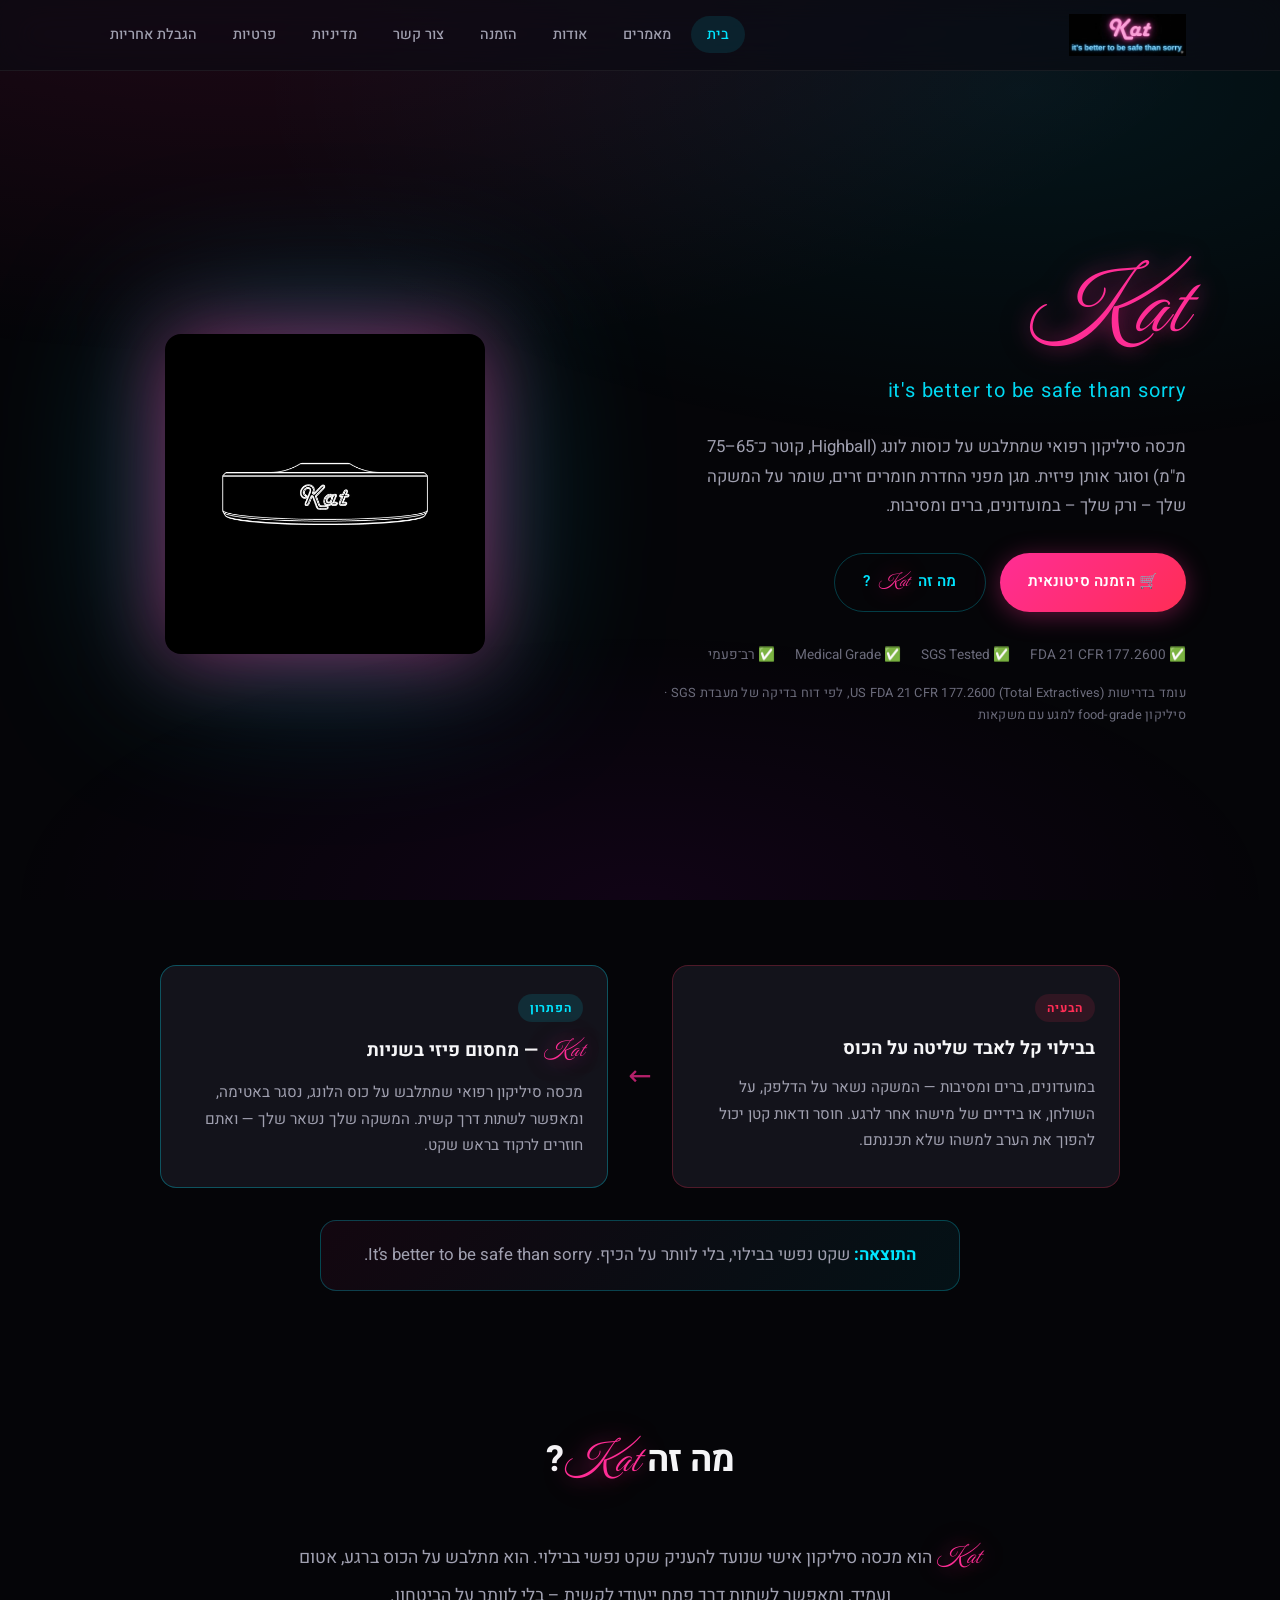
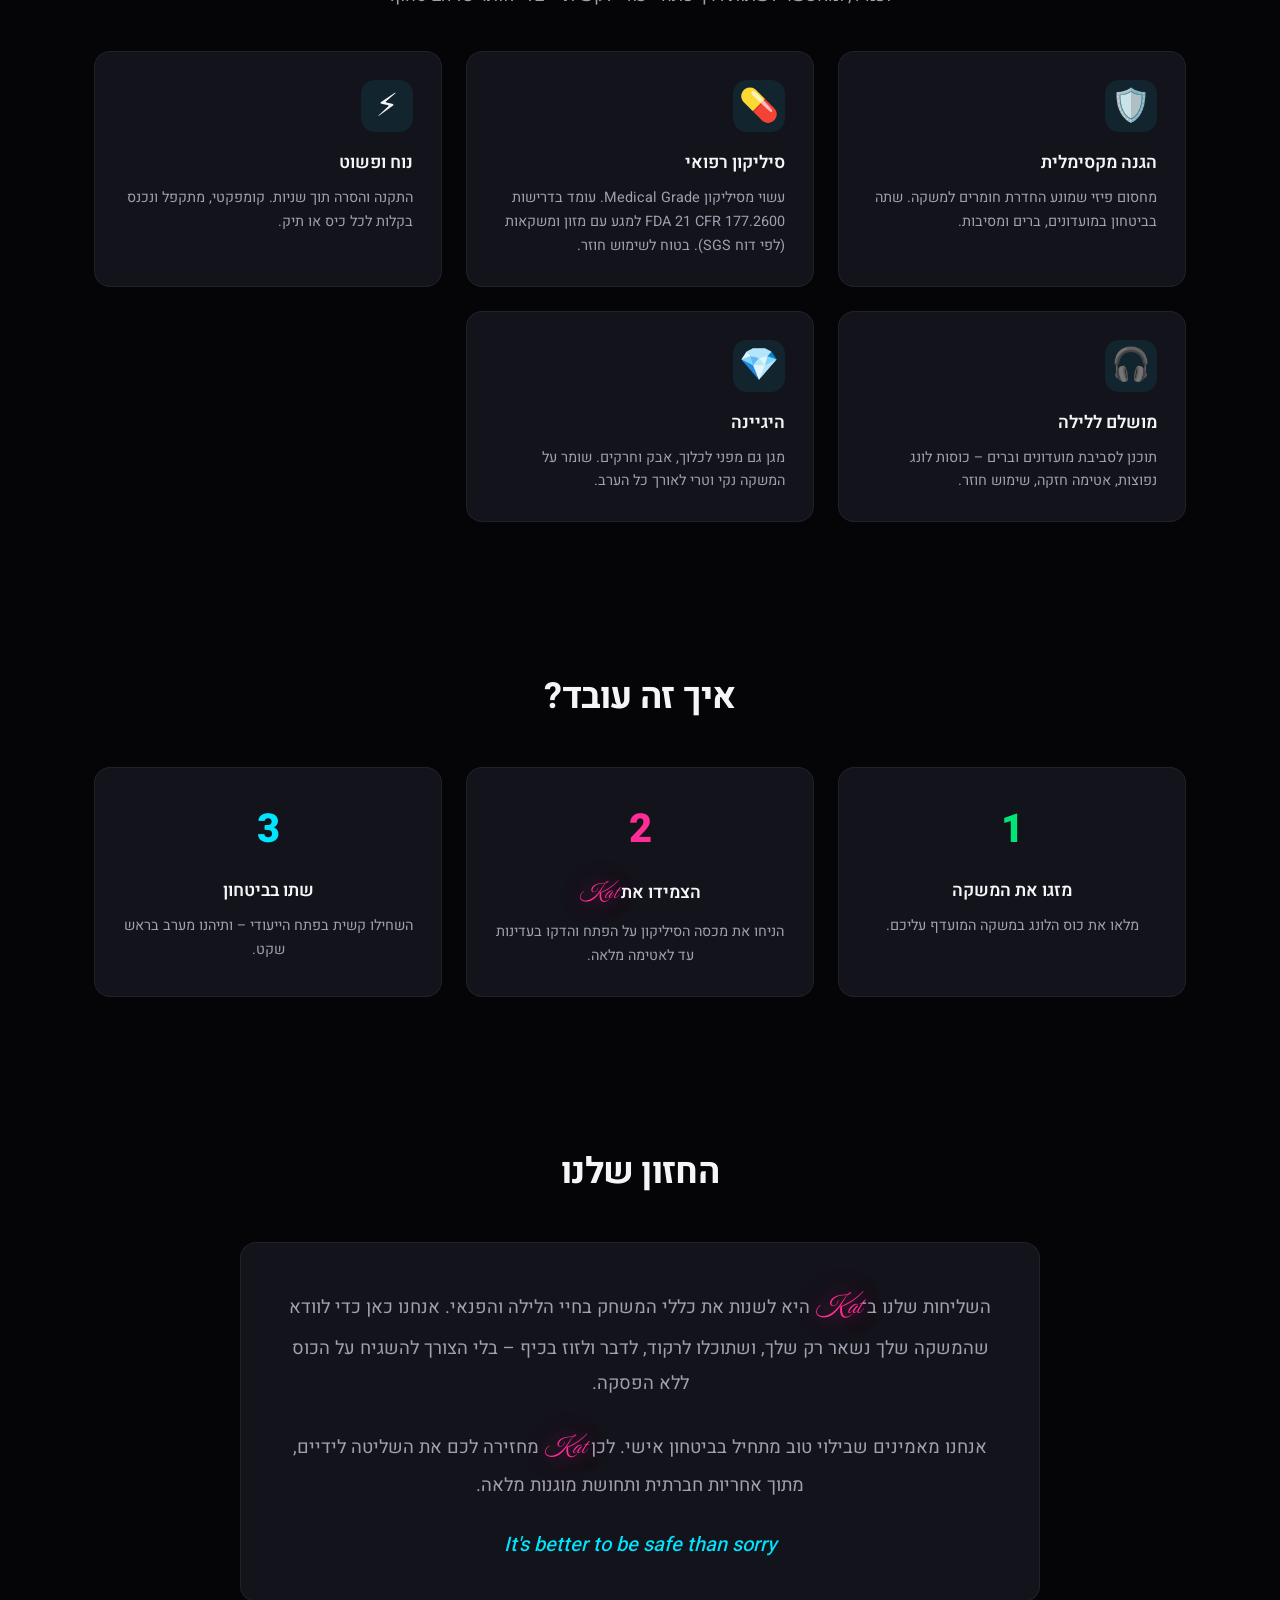
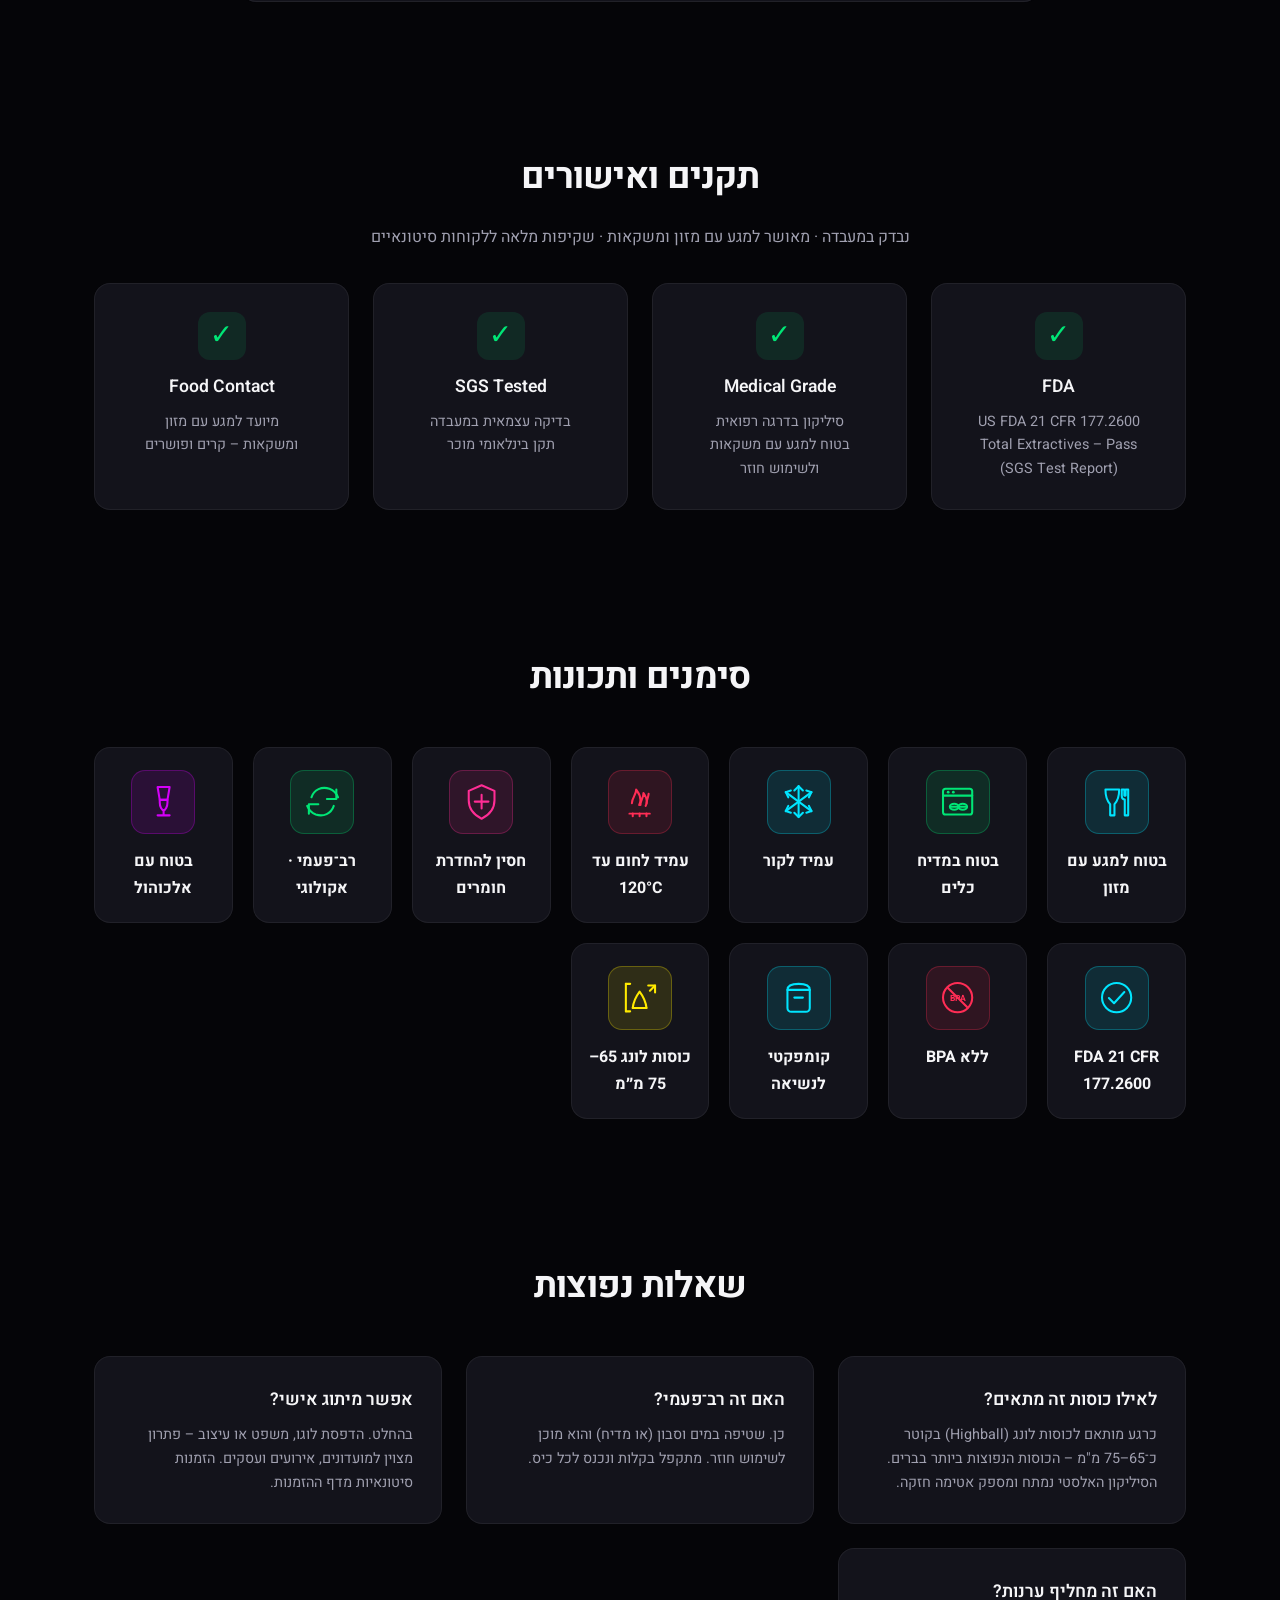
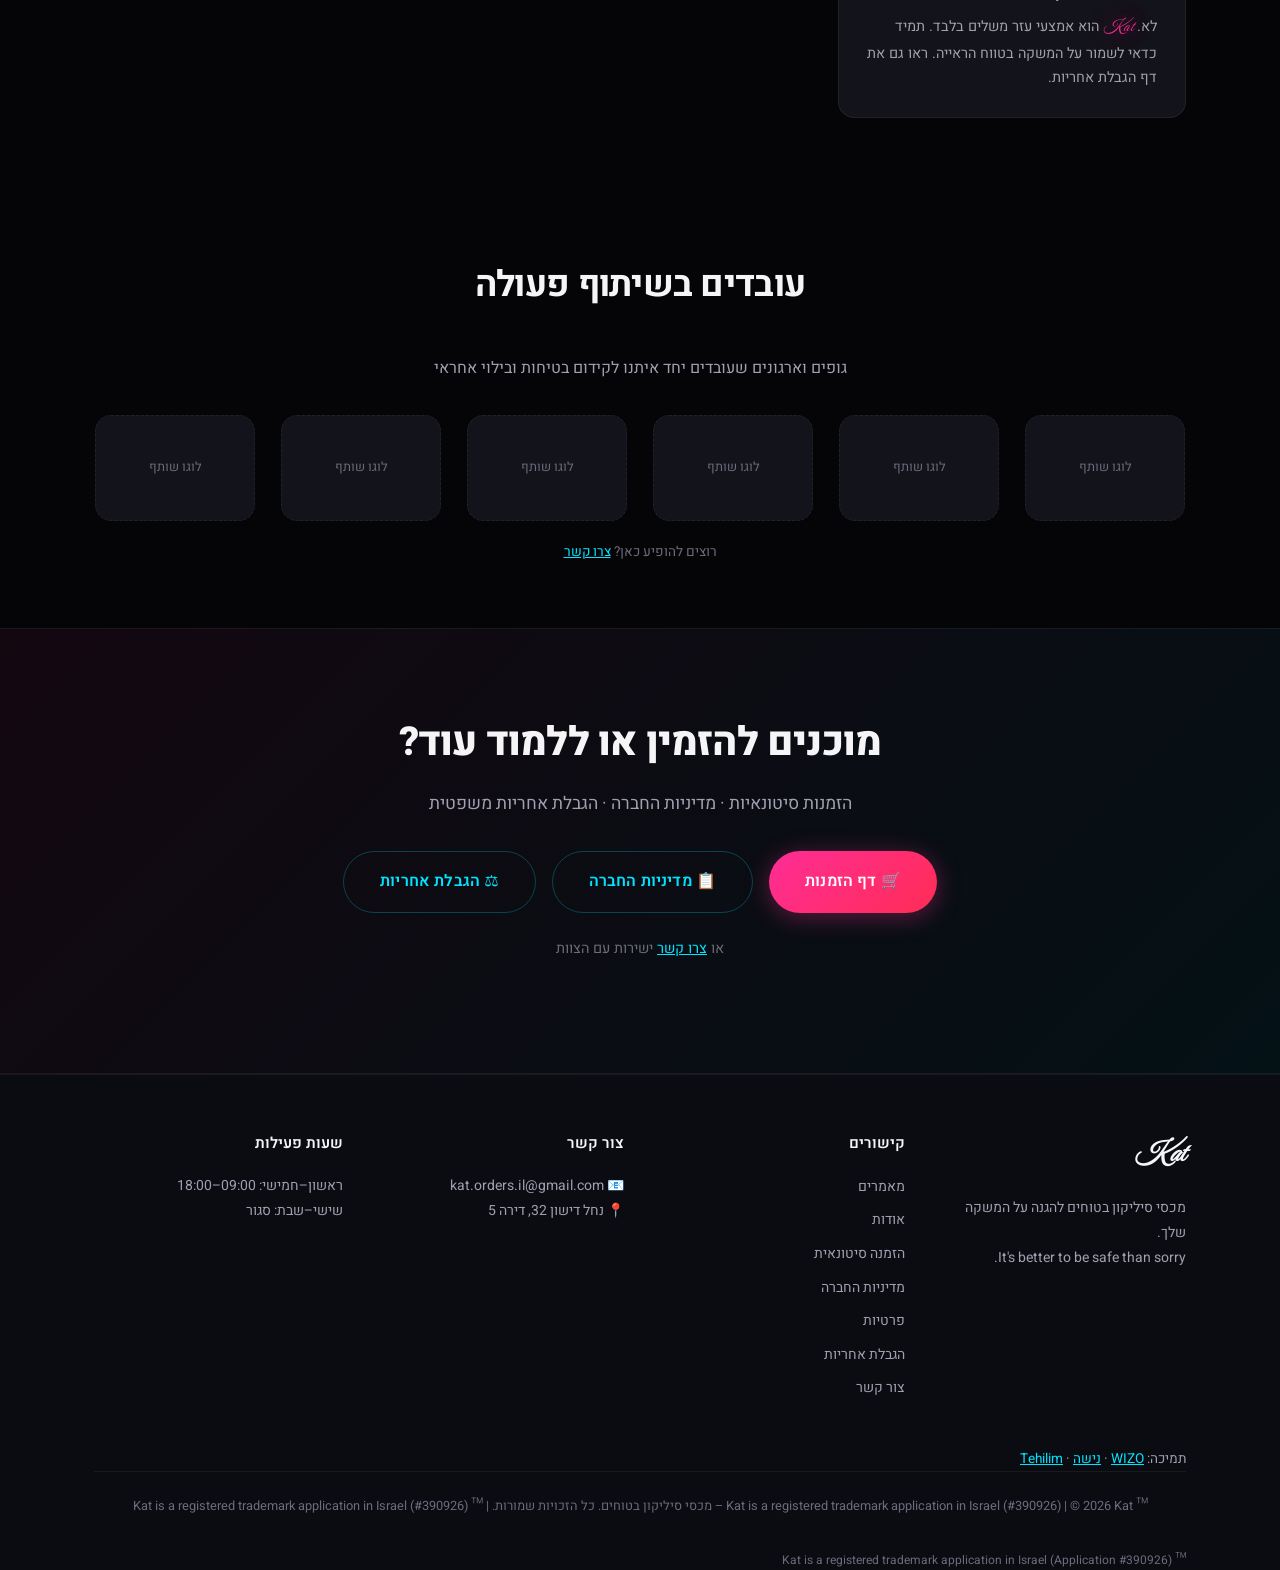
<file: index.html>
<!DOCTYPE html>
<html lang="he" dir="rtl">
<head>
    <meta charset="UTF-8">
    <meta name="viewport" content="width=device-width, initial-scale=1.0">
    <title>Kat - הגנה מקסימלית על המשקה שלך</title>
    <meta name="description" content="Kat – מכסה סיליקון food-grade לכוסות לונג. מגן מפני החדרת חומרים, עומד בדרישות FDA 21 CFR 177.2600, רב-פעמי. It's better to be safe than sorry.">
    <link rel="stylesheet" href="styles.css">
</head>
<body>

<!-- Navigation -->
<nav class="navbar">
    <div class="nav-container">
        <a href="index.html" class="logo" style="text-decoration:none;">
            <img src="images/logo.png" alt="Kat" class="logo-img" style="height:42px; width:auto;">
        </a>
        <button class="nav-toggle" aria-label="תפריט" onclick="document.querySelector('.nav-links').classList.toggle('open')">☰</button>
        <ul class="nav-links">
            <li><a href="index.html" class="active">בית</a></li>
            <li><a href="articles.html">מאמרים</a></li>
            <li><a href="about.html">אודות</a></li>
            <li><a href="order.html">הזמנה</a></li>
            <li><a href="contact.html">צור קשר</a></li>
            <li><a href="policies.html">מדיניות</a></li>
            <li><a href="privacy.html">פרטיות</a></li>
            <li><a href="disclaimer.html">הגבלת אחריות</a></li>
        </ul>
    </div>
</nav>

<!-- Hero -->
<section class="hero">
    <div class="hero-container">
        <div class="hero-text">
            <h1 class="hero-title kat-brand">Kat</h1>
            <p class="hero-subtitle">it's better to be safe than sorry</p>
            <p class="hero-description">
                מכסה סיליקון רפואי שמתלבש על כוסות לונג (Highball, קוטר כ־65–75 מ"מ) וסוגר אותן פיזית.
                מגן מפני החדרת חומרים זרים, שומר על המשקה שלך – ורק שלך – במועדונים, ברים ומסיבות.
            </p>
            <div class="hero-buttons">
                <a href="order.html" class="btn btn-primary">🛒 הזמנה סיטונאית</a>
                <a href="#about-product" class="btn btn-secondary">מה זה <span class="kat-brand" style="font-size:1.15em;">Kat</span>?</a>
            </div>
            <div class="hero-stats">
                <span>✅ FDA 21 CFR 177.2600</span>
                <span>✅ SGS Tested</span>
                <span>✅ Medical Grade</span>
                <span>✅ רב־פעמי</span>
            </div>
            <p class="trust-bar">עומד בדרישות US FDA 21 CFR 177.2600 (Total Extractives), לפי דוח בדיקה של מעבדת SGS · סיליקון food-grade למגע עם משקאות</p>
        </div>
        <div class="hero-visual">
            <img src="images/product-outline.jpg" alt="מכסה Kat" class="product-img" style="max-width:320px; width:100%; filter: invert(1) drop-shadow(0 0 40px rgba(255,45,149,0.5)) drop-shadow(0 0 80px rgba(0,229,255,0.3)); border-radius: 16px;">
        </div>
    </div>
</section>


<!-- Problem → Solution -->
<section class="problem-section">
    <div class="container">
        <div class="problem-grid">
            <div class="problem-card problem">
                <div class="problem-label">הבעיה</div>
                <h3>בבילוי קל לאבד שליטה על הכוס</h3>
                <p>
                    במועדונים, ברים ומסיבות — המשקה נשאר על הדלפק, על השולחן, או בידיים של מישהו אחר לרגע.
                    חוסר ודאות קטן יכול להפוך את הערב למשהו שלא תכננתם.
                </p>
            </div>
            <div class="problem-arrow" aria-hidden="true">←</div>
            <div class="problem-card solution">
                <div class="problem-label">הפתרון</div>
                <h3><span class="kat-brand" style="font-size:1.2em;">Kat</span> — מחסום פיזי בשניות</h3>
                <p>
                    מכסה סיליקון רפואי שמתלבש על כוס הלונג, נסגר באטימה, ומאפשר לשתות דרך קשית.
                    המשקה שלך נשאר שלך — ואתם חוזרים לרקוד בראש שקט.
                </p>
            </div>
        </div>
        <p class="problem-result">
            <strong>התוצאה:</strong> שקט נפשי בבילוי, בלי לוותר על הכיף. It’s better to be safe than sorry.
        </p>
    </div>
</section>

<!-- What is Kat / Product explanation -->
<section id="about-product" class="features">
    <div class="container">
        <h2 class="section-title">מה זה <span class="kat-brand" style="font-size:1.15em;">Kat</span>?</h2>
        <p style="text-align:center; color:var(--text-secondary); max-width:720px; margin:0 auto 2.5rem; font-size:1.1rem; line-height:1.8;">
            <span class="kat-brand" style="font-size:1.35em;">Kat</span> הוא מכסה סיליקון אישי שנועד להעניק שקט נפשי בבילוי.
            הוא מתלבש על הכוס ברגע, אטום ועמיד, ומאפשר לשתות דרך פתח ייעודי לקשית – בלי לוותר על הביטחון.
        </p>
        <div class="features-grid">
            <div class="feature-card">
                <div class="feature-icon">🛡️</div>
                <h3>הגנה מקסימלית</h3>
                <p>מחסום פיזי שמונע החדרת חומרים למשקה. שתה בביטחון במועדונים, ברים ומסיבות.</p>
            </div>
            <div class="feature-card">
                <div class="feature-icon">💊</div>
                <h3>סיליקון רפואי</h3>
                <p>עשוי מסיליקון Medical Grade. עומד בדרישות FDA 21 CFR 177.2600 למגע עם מזון ומשקאות (לפי דוח SGS). בטוח לשימוש חוזר.</p>
            </div>
            <div class="feature-card">
                <div class="feature-icon">⚡</div>
                <h3>נוח ופשוט</h3>
                <p>התקנה והסרה תוך שניות. קומפקטי, מתקפל ונכנס בקלות לכל כיס או תיק.</p>
            </div>
            <div class="feature-card">
                <div class="feature-icon">🎧</div>
                <h3>מושלם ללילה</h3>
                <p>תוכנן לסביבת מועדונים וברים – כוסות לונג נפוצות, אטימה חזקה, שימוש חוזר.</p>
            </div>
            <div class="feature-card">
                <div class="feature-icon">💎</div>
                <h3>היגיינה</h3>
                <p>מגן גם מפני לכלוך, אבק וחרקים. שומר על המשקה נקי וטרי לאורך כל הערב.</p>
            </div>
        </div>
    </div>
</section>

<!-- How it works -->
<section class="colors-section">
    <div class="container">
        <h2 class="section-title">איך זה עובד?</h2>
        <div class="features-grid" style="grid-template-columns: repeat(auto-fit, minmax(260px, 1fr));">
            <div class="feature-card" style="text-align:center;">
                <div style="font-size:2.5rem; font-weight:800; color:var(--neon-green); margin-bottom:0.75rem;">1</div>
                <h3>מזגו את המשקה</h3>
                <p>מלאו את כוס הלונג במשקה המועדף עליכם.</p>
            </div>
            <div class="feature-card" style="text-align:center;">
                <div style="font-size:2.5rem; font-weight:800; color:var(--neon-pink); margin-bottom:0.75rem;">2</div>
                <h3>הצמידו את <span class="kat-brand" style="font-size:1.2em;">Kat</span></h3>
                <p>הניחו את מכסה הסיליקון על הפתח והדקו בעדינות עד לאטימה מלאה.</p>
            </div>
            <div class="feature-card" style="text-align:center;">
                <div style="font-size:2.5rem; font-weight:800; color:var(--neon-cyan); margin-bottom:0.75rem;">3</div>
                <h3>שתו בביטחון</h3>
                <p>השחילו קשית בפתח הייעודי – ותיהנו מערב בראש שקט.</p>
            </div>
        </div>
    </div>
</section>

<!-- Company / Vision -->
<section class="certifications">
    <div class="container">
        <h2 class="section-title">החזון שלנו</h2>
        <div class="feature-card" style="max-width:800px; margin:0 auto; text-align:center; padding:2.5rem;">
            <p style="color:var(--text-secondary); font-size:1.15rem; line-height:1.9; margin-bottom:1.5rem;">
                השליחות שלנו ב־<span class="kat-brand" style="font-size:1.4em;">Kat</span> היא לשנות את כללי המשחק בחיי הלילה והפנאי.
                אנחנו כאן כדי לוודא שהמשקה שלך נשאר רק שלך, ושתוכלו לרקוד, לדבר ולזוז בכיף – בלי הצורך להשגיח על הכוס ללא הפסקה.
            </p>
            <p style="color:var(--text-secondary); font-size:1.15rem; line-height:1.9; margin-bottom:1.5rem;">
                אנחנו מאמינים שבילוי טוב מתחיל בביטחון אישי. לכן <span class="kat-brand" style="font-size:1.25em;">Kat</span> מחזירה לכם את השליטה לידיים,
                מתוך אחריות חברתית ותחושת מוגנות מלאה.
            </p>
            <p style="color:var(--neon-cyan); font-size:1.25rem; font-style:italic; font-weight:500;">
                It's better to be safe than sorry
            </p>
        </div>
    </div>
</section>

<!-- Certifications -->
<section class="features">
    <div class="container">
        <h2 class="section-title">תקנים ואישורים</h2>
        <p style="text-align:center;color:var(--text-secondary);max-width:640px;margin:-1.5rem auto 2rem;font-size:1rem;">
            נבדק במעבדה · מאושר למגע עם מזון ומשקאות · שקיפות מלאה ללקוחות סיטונאיים
        </p>
        <div class="certs-grid">
            <div class="cert-card">
                <div class="cert-icon">✓</div>
                <h3>FDA</h3>
                <p>US FDA 21 CFR 177.2600<br>Total Extractives – Pass<br>(SGS Test Report)</p>
            </div>
            <div class="cert-card">
                <div class="cert-icon">✓</div>
                <h3>Medical Grade</h3>
                <p>סיליקון בדרגה רפואית<br>בטוח למגע עם משקאות<br>ולשימוש חוזר</p>
            </div>
            <div class="cert-card">
                <div class="cert-icon">✓</div>
                <h3>SGS Tested</h3>
                <p>בדיקה עצמאית במעבדה<br>תקן בינלאומי מוכר</p>
            </div>
            <div class="cert-card">
                <div class="cert-icon">✓</div>
                <h3>Food Contact</h3>
                <p>מיועד למגע עם מזון<br>ומשקאות – קרים ופושרים</p>
            </div>
        </div>
    </div>
</section>




<!-- Product icons / standards symbols -->
<section class="icons-section">
    <div class="container">
        <h2 class="section-title">סימנים ותכונות</h2>
        <div class="icons-grid">
            <div class="icon-item" style="--icon-c:#00E5FF">
                <div class="icon-symbol icon-svg"><svg viewBox="0 0 48 48" fill="none" stroke="currentColor" stroke-width="2.4" stroke-linecap="round" stroke-linejoin="round"><path d="M11 10c0 9 1.5 13 5.5 17v13h5V27c4-4 5.5-8 5.5-17H11z"/><path d="M30 10v7.5c0 2.5 1.5 4 3.5 4V40h4V10h-3v7h-1.5V10H30z"/></svg></div>
                <h4>בטוח למגע עם מזון</h4>
            </div>
            <div class="icon-item" style="--icon-c:#00E676">
                <div class="icon-symbol icon-svg"><svg viewBox="0 0 48 48" fill="none" stroke="currentColor" stroke-width="2.4" stroke-linecap="round" stroke-linejoin="round"><rect x="7" y="9" width="34" height="30" rx="3"/><path d="M7 17h34"/><circle cx="13" cy="13" r="1.6" fill="currentColor" stroke="none"/><circle cx="19" cy="13" r="1.6" fill="currentColor" stroke="none"/><ellipse cx="20" cy="30" rx="5" ry="3.5"/><ellipse cx="30" cy="30" rx="5" ry="3.5"/><path d="M15 30h10M25 30h10"/></svg></div>
                <h4>בטוח במדיח כלים</h4>
            </div>
            <div class="icon-item" style="--icon-c:#00E5FF">
                <div class="icon-symbol icon-svg"><svg viewBox="0 0 48 48" fill="none" stroke="currentColor" stroke-width="2.4" stroke-linecap="round" stroke-linejoin="round"><path d="M24 6v36"/><path d="M24 6l-5 5M24 6l5 5M24 42l-5-5M24 42l5-5"/><path d="M9 13l30 22"/><path d="M9 13l3 6M9 13l6-2M39 35l-3-6M39 35l-6 2"/><path d="M39 13L9 35"/><path d="M39 13l-6-2M39 13l-3 6M9 35l6 2M9 35l3-6"/></svg></div>
                <h4>עמיד לקור</h4>
            </div>
            <div class="icon-item" style="--icon-c:#FF2D55">
                <div class="icon-symbol icon-svg"><svg viewBox="0 0 48 48" fill="none" stroke="currentColor" stroke-width="2.4" stroke-linecap="round" stroke-linejoin="round"><path d="M15 26c0-7 5-9 5-16 2 3 5 6 5 12 0 2-.5 4-1.5 6"/><path d="M25 28c0-6 3.5-8 3.5-14 1.5 2.5 4 5 4 10 0 2-.5 3.5-1.5 5"/><path d="M32 26c0-4 2-6 2.5-11"/><path d="M12 38h24" stroke-width="2"/><path d="M16 38v3M24 38v3M32 38v3"/></svg></div>
                <h4>עמיד לחום עד 120°C</h4>
            </div>
            <div class="icon-item" style="--icon-c:#FF2D95">
                <div class="icon-symbol icon-svg"><svg viewBox="0 0 48 48" fill="none" stroke="currentColor" stroke-width="2.4" stroke-linecap="round" stroke-linejoin="round"><path d="M24 5l15 6.5v11c0 11-7 17.5-15 21.5-8-4-15-10.5-15-21.5v-11L24 5z"/><path d="M16 24h16M24 16v16"/></svg></div>
                <h4>חסין להחדרת חומרים</h4>
            </div>
            <div class="icon-item" style="--icon-c:#00E676">
                <div class="icon-symbol icon-svg"><svg viewBox="0 0 48 48" fill="none" stroke="currentColor" stroke-width="2.4" stroke-linecap="round" stroke-linejoin="round"><path d="M11 19c3-9 12-13 21-10 4 1.5 8 5 10 10"/><path d="M37 29c-3 9-12 13-21 10-4-1.5-8-5-10-10"/><path d="M40 10v11H29"/><path d="M8 38V27h11"/></svg></div>
                <h4>רב־פעמי · אקולוגי</h4>
            </div>
            <div class="icon-item" style="--icon-c:#D500F9">
                <div class="icon-symbol icon-svg"><svg viewBox="0 0 48 48" fill="none" stroke="currentColor" stroke-width="2.4" stroke-linecap="round" stroke-linejoin="round"><path d="M17 7h14l-2.5 15h-9L17 7z"/><path d="M19.5 22h9v3c0 5-2.5 9-4.5 9s-4.5-4-4.5-9v-3z"/><path d="M24 34v6M17 40h14"/></svg></div>
                <h4>בטוח עם אלכוהול</h4>
            </div>
            <div class="icon-item" style="--icon-c:#00E5FF">
                <div class="icon-symbol icon-svg"><svg viewBox="0 0 48 48" fill="none" stroke="currentColor" stroke-width="2.4" stroke-linecap="round" stroke-linejoin="round"><circle cx="24" cy="24" r="17"/><path d="M15 24.5l6 6 12-13"/></svg></div>
                <h4>FDA 21 CFR 177.2600</h4>
            </div>
            <div class="icon-item" style="--icon-c:#FF2D55">
                <div class="icon-symbol icon-svg"><svg viewBox="0 0 48 48" fill="none" stroke="currentColor" stroke-width="2.4" stroke-linecap="round" stroke-linejoin="round"><circle cx="24" cy="24" r="17"/><path d="M13 13l22 22"/><text x="24" y="28" text-anchor="middle" fill="currentColor" stroke="none" font-size="10" font-family="Heebo,sans-serif" font-weight="700">BPA</text></svg></div>
                <h4>ללא BPA</h4>
            </div>
            <div class="icon-item" style="--icon-c:#00E5FF">
                <div class="icon-symbol icon-svg"><svg viewBox="0 0 48 48" fill="none" stroke="currentColor" stroke-width="2.4" stroke-linecap="round" stroke-linejoin="round"><path d="M11 15h26v21c0 2.5-2 4.5-4.5 4.5h-17c-2.5 0-4.5-2-4.5-4.5V15z"/><path d="M11 15c0-4.5 5-7 13-7s13 2.5 13 7"/><path d="M19 24h10"/></svg></div>
                <h4>קומפקטי לנשיאה</h4>
            </div>
            <div class="icon-item" style="--icon-c:#FFEA00">
                <div class="icon-symbol icon-svg"><svg viewBox="0 0 48 48" fill="none" stroke="currentColor" stroke-width="2.4" stroke-linecap="round" stroke-linejoin="round"><path d="M8 40V8"/><path d="M8 40h5M8 8h5"/><path d="M16 36c1-9 5-15 8-19 3 4 7 10 8 19"/><path d="M16 36h16"/><path d="M34 10h8M42 10v8"/><path d="M36 16l6-6"/></svg></div>
                <h4>כוסות לונג 65–75 מ״מ</h4>
            </div>
        </div>
    </div>
</section>

<!-- FAQ short -->
<section class="colors-section">
    <div class="container">
        <h2 class="section-title">שאלות נפוצות</h2>
        <div class="features-grid" style="grid-template-columns: repeat(auto-fit, minmax(300px, 1fr));">
            <div class="feature-card">
                <h3>לאילו כוסות זה מתאים?</h3>
                <p>כרגע מותאם לכוסות לונג (Highball) בקוטר כ־65–75 מ"מ – הכוסות הנפוצות ביותר בברים. הסיליקון האלסטי נמתח ומספק אטימה חזקה.</p>
            </div>
            <div class="feature-card">
                <h3>האם זה רב־פעמי?</h3>
                <p>כן. שטיפה במים וסבון (או מדיח) והוא מוכן לשימוש חוזר. מתקפל בקלות ונכנס לכל כיס.</p>
            </div>
            <div class="feature-card">
                <h3>אפשר מיתוג אישי?</h3>
                <p>בהחלט. הדפסת לוגו, משפט או עיצוב – פתרון מצוין למועדונים, אירועים ועסקים. הזמנות סיטונאיות מדף ההזמנות.</p>
            </div>
            <div class="feature-card">
                <h3>האם זה מחליף ערנות?</h3>
                <p>לא. <span class="kat-brand" style="font-size:1.15em;">Kat</span> הוא אמצעי עזר משלים בלבד. תמיד כדאי לשמור על המשקה בטווח הראייה. ראו גם את דף הגבלת אחריות.</p>
            </div>
        </div>
    </div>
</section>


<!-- Partners -->
<section class="partners-section">
    <div class="container">
        <h2 class="section-title">עובדים בשיתוף פעולה</h2>
        <p style="text-align:center; color:var(--text-secondary); max-width:560px; margin:0 auto 2rem; font-size:1rem;">
            גופים וארגונים שעובדים יחד איתנו לקידום בטיחות ובילוי אחראי
        </p>
        <div class="partners-grid">
            <div class="partner-slot">לוגו שותף</div>
            <div class="partner-slot">לוגו שותף</div>
            <div class="partner-slot">לוגו שותף</div>
            <div class="partner-slot">לוגו שותף</div>
            <div class="partner-slot">לוגו שותף</div>
            <div class="partner-slot">לוגו שותף</div>
        </div>
        <p style="text-align:center; color:var(--text-muted); font-size:0.85rem; margin-top:1.25rem;">
            רוצים להופיע כאן? <a href="contact.html" style="color:var(--neon-cyan);">צרו קשר</a>
        </p>
    </div>
</section>

<!-- CTA with clear links -->
<section class="cta">
    <div class="container">
        <h2>מוכנים להזמין או ללמוד עוד?</h2>
        <p>הזמנות סיטונאיות · מדיניות החברה · הגבלת אחריות משפטית</p>
        <div class="cta-buttons">
            <a href="order.html" class="btn btn-primary btn-large">🛒 דף הזמנות</a>
            <a href="policies.html" class="btn btn-secondary btn-large">📋 מדיניות החברה</a>
            <a href="disclaimer.html" class="btn btn-secondary btn-large">⚖️ הגבלת אחריות</a>
        </div>
        <p style="margin-top:1.5rem; color:var(--text-muted); font-size:0.9rem;">
            או <a href="contact.html" style="color:var(--neon-cyan);">צרו קשר</a> ישירות עם הצוות
        </p>
    </div>
</section>

<!-- Footer -->
<footer class="footer">
    <div class="container">
        <div class="footer-content">
            <div class="footer-section">
                <h4 class="kat-brand" style="font-size:1.75rem; text-shadow:none;">Kat</h4>
                <p>מכסי סיליקון בטוחים להגנה על המשקה שלך.<br>It's better to be safe than sorry.</p>
            </div>
            <div class="footer-section">
                <h4>קישורים</h4>
                <ul>
                    <li><a href="articles.html">מאמרים</a></li>
            <li><a href="about.html">אודות</a></li>
            <li><a href="order.html">הזמנה סיטונאית</a></li>
                    <li><a href="policies.html">מדיניות החברה</a></li>
                    <li><a href="privacy.html">פרטיות</a></li>
            <li><a href="disclaimer.html">הגבלת אחריות</a></li>
                    <li><a href="contact.html">צור קשר</a></li>
                </ul>
            </div>
            <div class="footer-section">
                <h4>צור קשר</h4>
                <p>📧 kat.orders.il@gmail.com<br>📍 נחל דישון 32, דירה 5</p>
            </div>
            <div class="footer-section">
                <h4>שעות פעילות</h4>
                <p>ראשון–חמישי: 09:00–18:00<br>שישי–שבת: סגור</p>
            </div>
        </div>
        
        <div style="margin-top:1rem;font-size:0.85rem;color:var(--text-secondary);">
            תמיכה: 
            <a href="https://www.wizo.org" target="_blank" rel="noopener" style="color:var(--neon-cyan);">WIZO</a> ·
            <a href="https://nisha.org.il" target="_blank" rel="noopener" style="color:var(--neon-cyan);">נישה</a> ·
            <a href="https://tehilim.org.il" target="_blank" rel="noopener" style="color:var(--neon-cyan);">Tehilim</a>
        </div>
        <div class="footer-bottom">
            <p>™ Kat is a registered trademark application in Israel (#390926) | &copy; 2026 Kat – מכסי סיליקון בטוחים. כל הזכויות שמורות. | ™ Kat is a registered trademark application in Israel (#390926)</p>
        </div>
    <p class="tm-footer">™ Kat is a registered trademark application in Israel (Application #390926)</p>
        </div>
</footer>

</body>
</html>
</file>
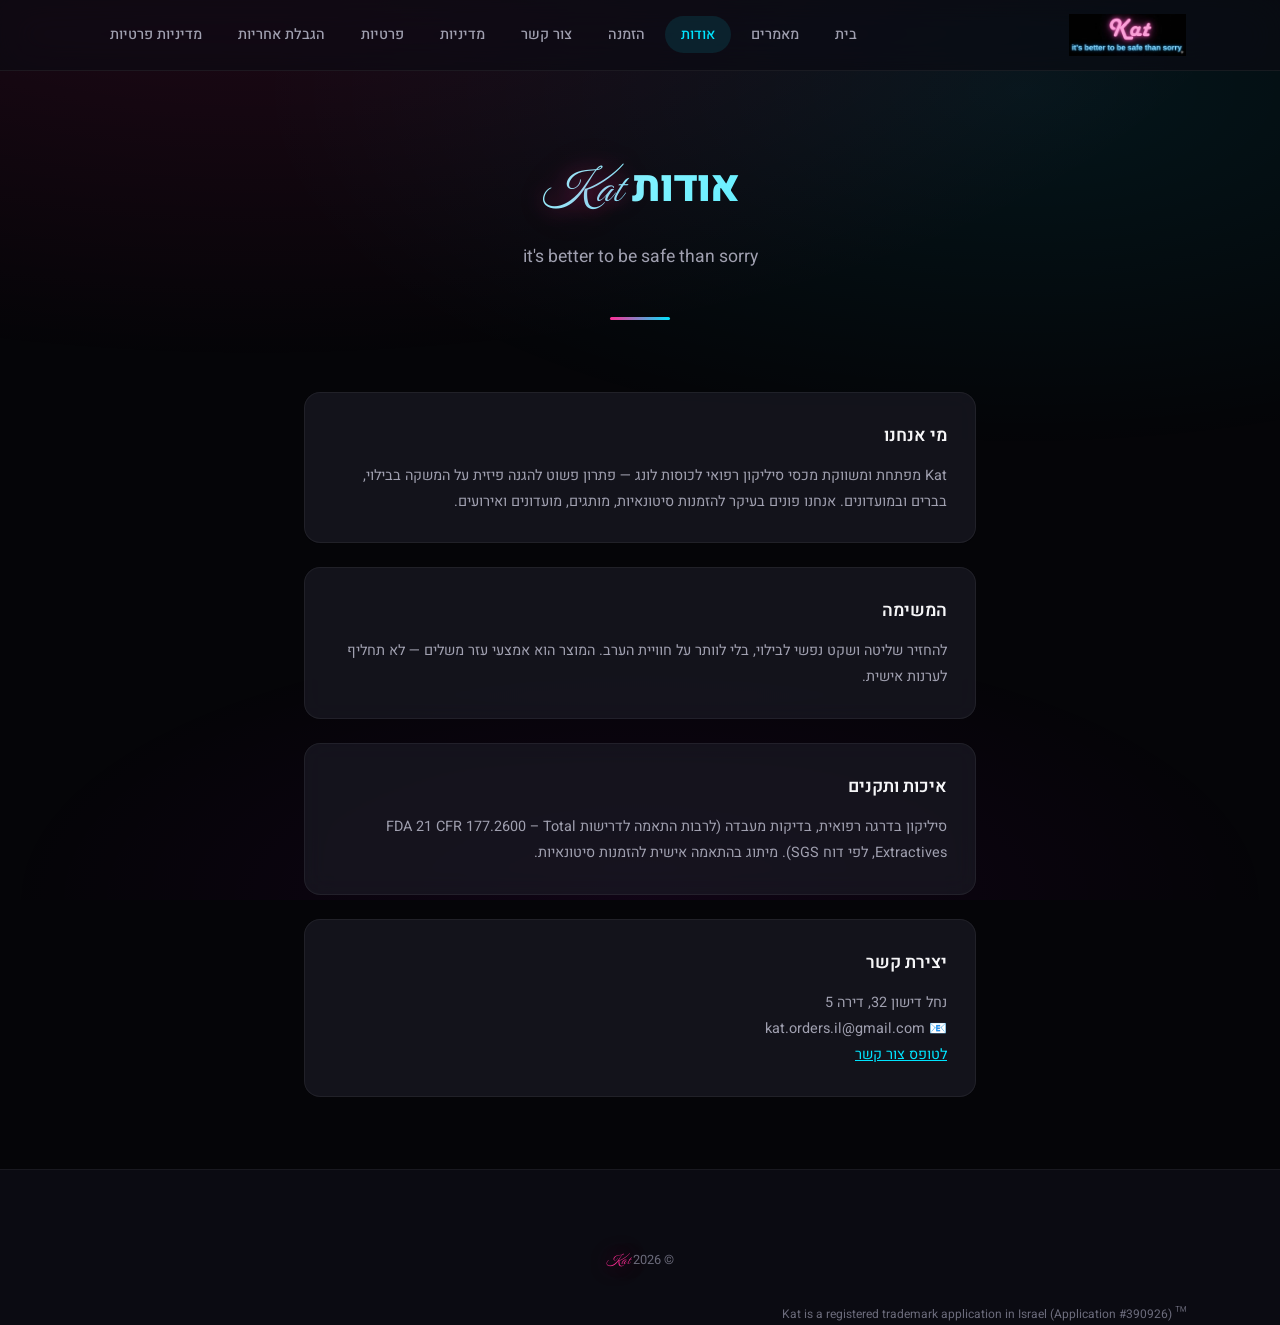
<file: about.html>
<!DOCTYPE html>
<html lang="he" dir="rtl">
<head>
    <meta charset="UTF-8">
    <meta name="viewport" content="width=device-width, initial-scale=1.0">
    <title>Kat - אודות</title>
    <link rel="stylesheet" href="styles.css">
</head>
<body>
<nav class="navbar">
    <div class="nav-container">
        <a href="index.html" class="logo" style="text-decoration:none;"><img src="images/logo.png" alt="Kat" style="height:42px;width:auto;"></a>
        <button class="nav-toggle" aria-label="תפריט" onclick="document.querySelector('.nav-links').classList.toggle('open')">☰</button>
        <ul class="nav-links">
            <li><a href="index.html">בית</a></li>
            <li><a href="articles.html">מאמרים</a></li>
            <li><a href="about.html" class="active">אודות</a></li>
            <li><a href="order.html">הזמנה</a></li>
            <li><a href="contact.html">צור קשר</a></li>
            <li><a href="policies.html">מדיניות</a></li>
            <li><a href="privacy.html">פרטיות</a></li>
            <li><a href="disclaimer.html">הגבלת אחריות</a></li>
                    <li><a href="privacy.html">מדיניות פרטיות</a></li>
        </ul>
    </div>
</nav>

<section class="page-header">
    <div class="container">
        <h1>אודות <span class="kat-brand">Kat</span></h1>
        <p>it's better to be safe than sorry</p>
    </div>
</section>

<section class="policies-section">
    <div class="container" style="max-width:720px;">
        <div class="feature-card" style="margin-bottom:1.5rem;">
            <h3 style="margin-bottom:0.75rem;">מי אנחנו</h3>
            <p style="color:var(--text-secondary);line-height:1.8;">
                Kat מפתחת ומשווקת מכסי סיליקון רפואי לכוסות לונג — פתרון פשוט להגנה פיזית על המשקה בבילוי, בברים ובמועדונים.
                אנחנו פונים בעיקר להזמנות סיטונאיות, מותגים, מועדונים ואירועים.
            </p>
        </div>
        <div class="feature-card" style="margin-bottom:1.5rem;">
            <h3 style="margin-bottom:0.75rem;">המשימה</h3>
            <p style="color:var(--text-secondary);line-height:1.8;">
                להחזיר שליטה ושקט נפשי לבילוי, בלי לוותר על חוויית הערב.
                המוצר הוא אמצעי עזר משלים — לא תחליף לערנות אישית.
            </p>
        </div>
        <div class="feature-card" style="margin-bottom:1.5rem;">
            <h3 style="margin-bottom:0.75rem;">איכות ותקנים</h3>
            <p style="color:var(--text-secondary);line-height:1.8;">
                סיליקון בדרגה רפואית, בדיקות מעבדה (לרבות התאמה לדרישות FDA 21 CFR 177.2600 – Total Extractives, לפי דוח SGS).
                מיתוג בהתאמה אישית להזמנות סיטונאיות.
            </p>
        </div>
        <div class="feature-card">
            <h3 style="margin-bottom:0.75rem;">יצירת קשר</h3>
            <p style="color:var(--text-secondary);line-height:1.8;">
                נחל דישון 32, דירה 5<br>
                📧 kat.orders.il@gmail.com<br>
                <a href="contact.html" style="color:var(--neon-cyan);">לטופס צור קשר</a>
            </p>
        </div>
    </div>
</section>

<footer class="footer">
    <div class="container">
        <div class="footer-bottom" style="border:none;">
            <p>&copy; 2026 <span class="kat-brand">Kat</span></p>
        </div>
    <p class="tm-footer">™ Kat is a registered trademark application in Israel (Application #390926)</p>
        </div>
</footer>
</body>
</html>
</file>
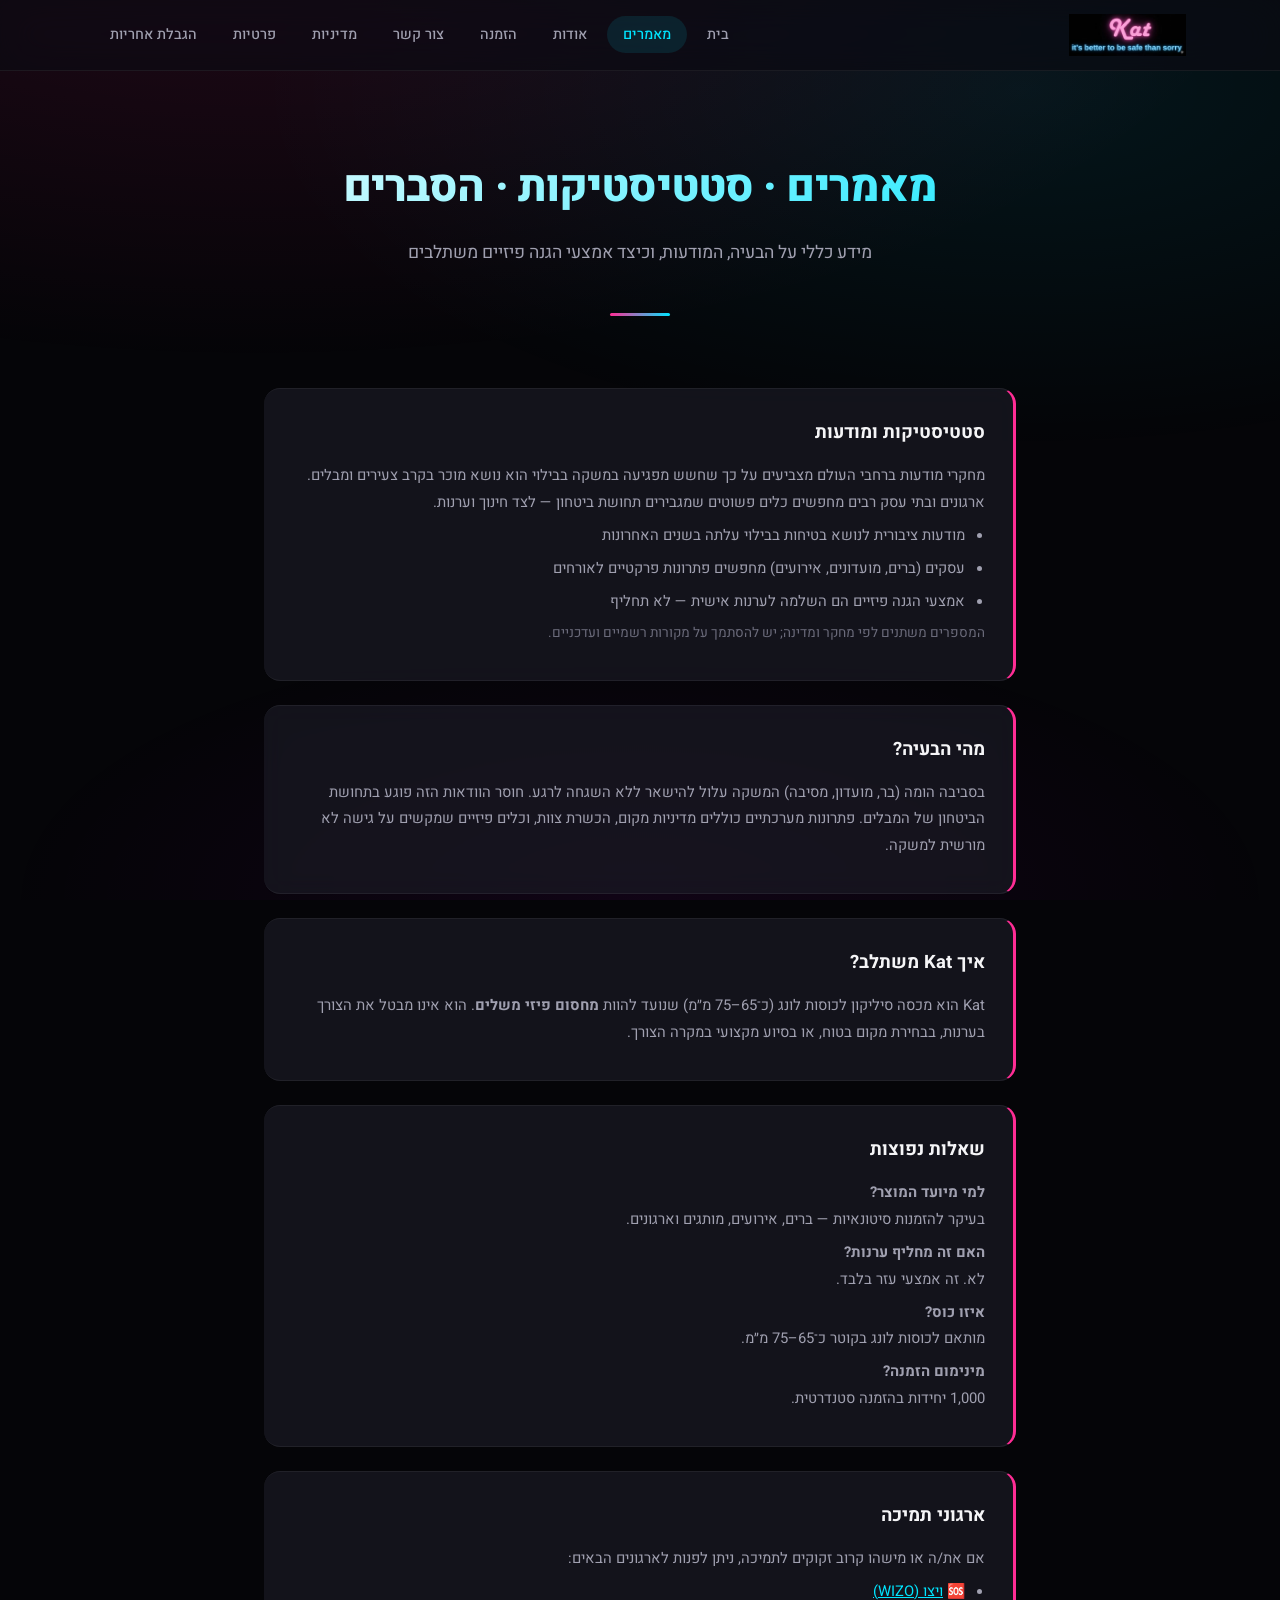
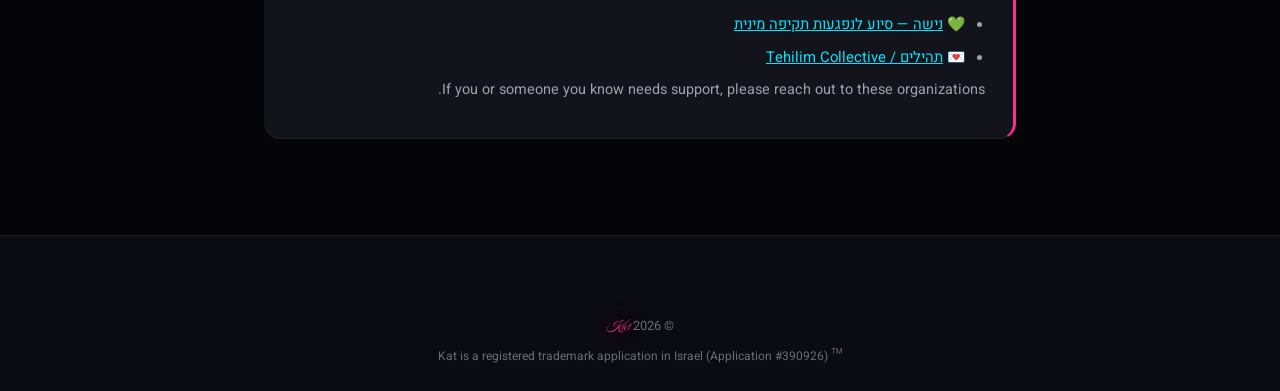
<file: articles.html>
<!DOCTYPE html>
<html lang="he" dir="rtl">
<head>
    <meta charset="UTF-8">
    <meta name="viewport" content="width=device-width, initial-scale=1.0">
    <title>Kat - מאמרים וסטטיסטיקות</title>
    <link rel="stylesheet" href="styles.css">
</head>
<body>
<nav class="navbar">
    <div class="nav-container">
        <a href="index.html" class="logo" style="text-decoration:none;"><img src="images/logo.png" alt="Kat" style="height:42px;width:auto;"></a>
        <button class="nav-toggle" aria-label="תפריט" onclick="document.querySelector('.nav-links').classList.toggle('open')">☰</button>
        <ul class="nav-links">
            <li><a href="index.html">בית</a></li>
            <li><a href="articles.html" class="active">מאמרים</a></li>
            <li><a href="about.html">אודות</a></li>
            <li><a href="order.html">הזמנה</a></li>
            <li><a href="contact.html">צור קשר</a></li>
            <li><a href="policies.html">מדיניות</a></li>
            <li><a href="privacy.html">פרטיות</a></li>
            <li><a href="disclaimer.html">הגבלת אחריות</a></li>
        </ul>
    </div>
</nav>

<section class="page-header">
    <div class="container">
        <h1>מאמרים · סטטיסטיקות · הסברים</h1>
        <p>מידע כללי על הבעיה, המודעות, וכיצד אמצעי הגנה פיזיים משתלבים</p>
    </div>
</section>

<section class="policies-section">
    <div class="container" style="max-width:800px;">

        <div class="policy-card">
            <h2>סטטיסטיקות ומודעות</h2>
            <p>מחקרי מודעות ברחבי העולם מצביעים על כך שחשש מפגיעה במשקה בבילוי הוא נושא מוכר בקרב צעירים ומבלים. ארגונים ובתי עסק רבים מחפשים כלים פשוטים שמגבירים תחושת ביטחון — לצד חינוך וערנות.</p>
            <ul>
                <li>מודעות ציבורית לנושא בטיחות בבילוי עלתה בשנים האחרונות</li>
                <li>עסקים (ברים, מועדונים, אירועים) מחפשים פתרונות פרקטיים לאורחים</li>
                <li>אמצעי הגנה פיזיים הם השלמה לערנות אישית — לא תחליף</li>
            </ul>
            <p style="font-size:0.85rem;color:var(--text-muted);">המספרים משתנים לפי מחקר ומדינה; יש להסתמך על מקורות רשמיים ועדכניים.</p>
        </div>

        <div class="policy-card">
            <h2>מהי הבעיה?</h2>
            <p>בסביבה הומה (בר, מועדון, מסיבה) המשקה עלול להישאר ללא השגחה לרגע. חוסר הוודאות הזה פוגע בתחושת הביטחון של המבלים. פתרונות מערכתיים כוללים מדיניות מקום, הכשרת צוות, וכלים פיזיים שמקשים על גישה לא מורשית למשקה.</p>
        </div>

        <div class="policy-card">
            <h2>איך Kat משתלב?</h2>
            <p>Kat הוא מכסה סיליקון לכוסות לונג (כ־65–75 מ״מ) שנועד להוות <strong>מחסום פיזי משלים</strong>. הוא אינו מבטל את הצורך בערנות, בבחירת מקום בטוח, או בסיוע מקצועי במקרה הצורך.</p>
        </div>

        <div class="policy-card">
            <h2>שאלות נפוצות</h2>
            <p><strong>למי מיועד המוצר?</strong><br>בעיקר להזמנות סיטונאיות — ברים, אירועים, מותגים וארגונים.</p>
            <p><strong>האם זה מחליף ערנות?</strong><br>לא. זה אמצעי עזר בלבד.</p>
            <p><strong>איזו כוס?</strong><br>מותאם לכוסות לונג בקוטר כ־65–75 מ״מ.</p>
            <p><strong>מינימום הזמנה?</strong><br>1,000 יחידות בהזמנה סטנדרטית.</p>
        </div>

        <div class="policy-card">
            <h2>ארגוני תמיכה</h2>
            <p>אם את/ה או מישהו קרוב זקוקים לתמיכה, ניתן לפנות לארגונים הבאים:</p>
            <ul>
                <li>🆘 <a href="https://www.wizo.org" target="_blank" rel="noopener" style="color:var(--neon-cyan);">ויצו (WIZO)</a></li>
                <li>💚 <a href="https://nisha.org.il" target="_blank" rel="noopener" style="color:var(--neon-cyan);">נישה — סיוע לנפגעות תקיפה מינית</a></li>
                <li>💌 <a href="https://tehilim.org.il" target="_blank" rel="noopener" style="color:var(--neon-cyan);">תהילים / Tehilim Collective</a></li>
            </ul>
            <p style="font-size:0.9rem;color:var(--text-secondary);">If you or someone you know needs support, please reach out to these organizations.</p>
        </div>

    </div>
</section>

<footer class="footer">
    <div class="container">
        <div class="footer-bottom" style="border:none;">
            <p>&copy; 2026 <span class="kat-brand">Kat</span></p>
            <p class="tm-footer">™ Kat is a registered trademark application in Israel (Application #390926)</p>
        </div>
    </div>
</footer>
</body>
</html>
</file>
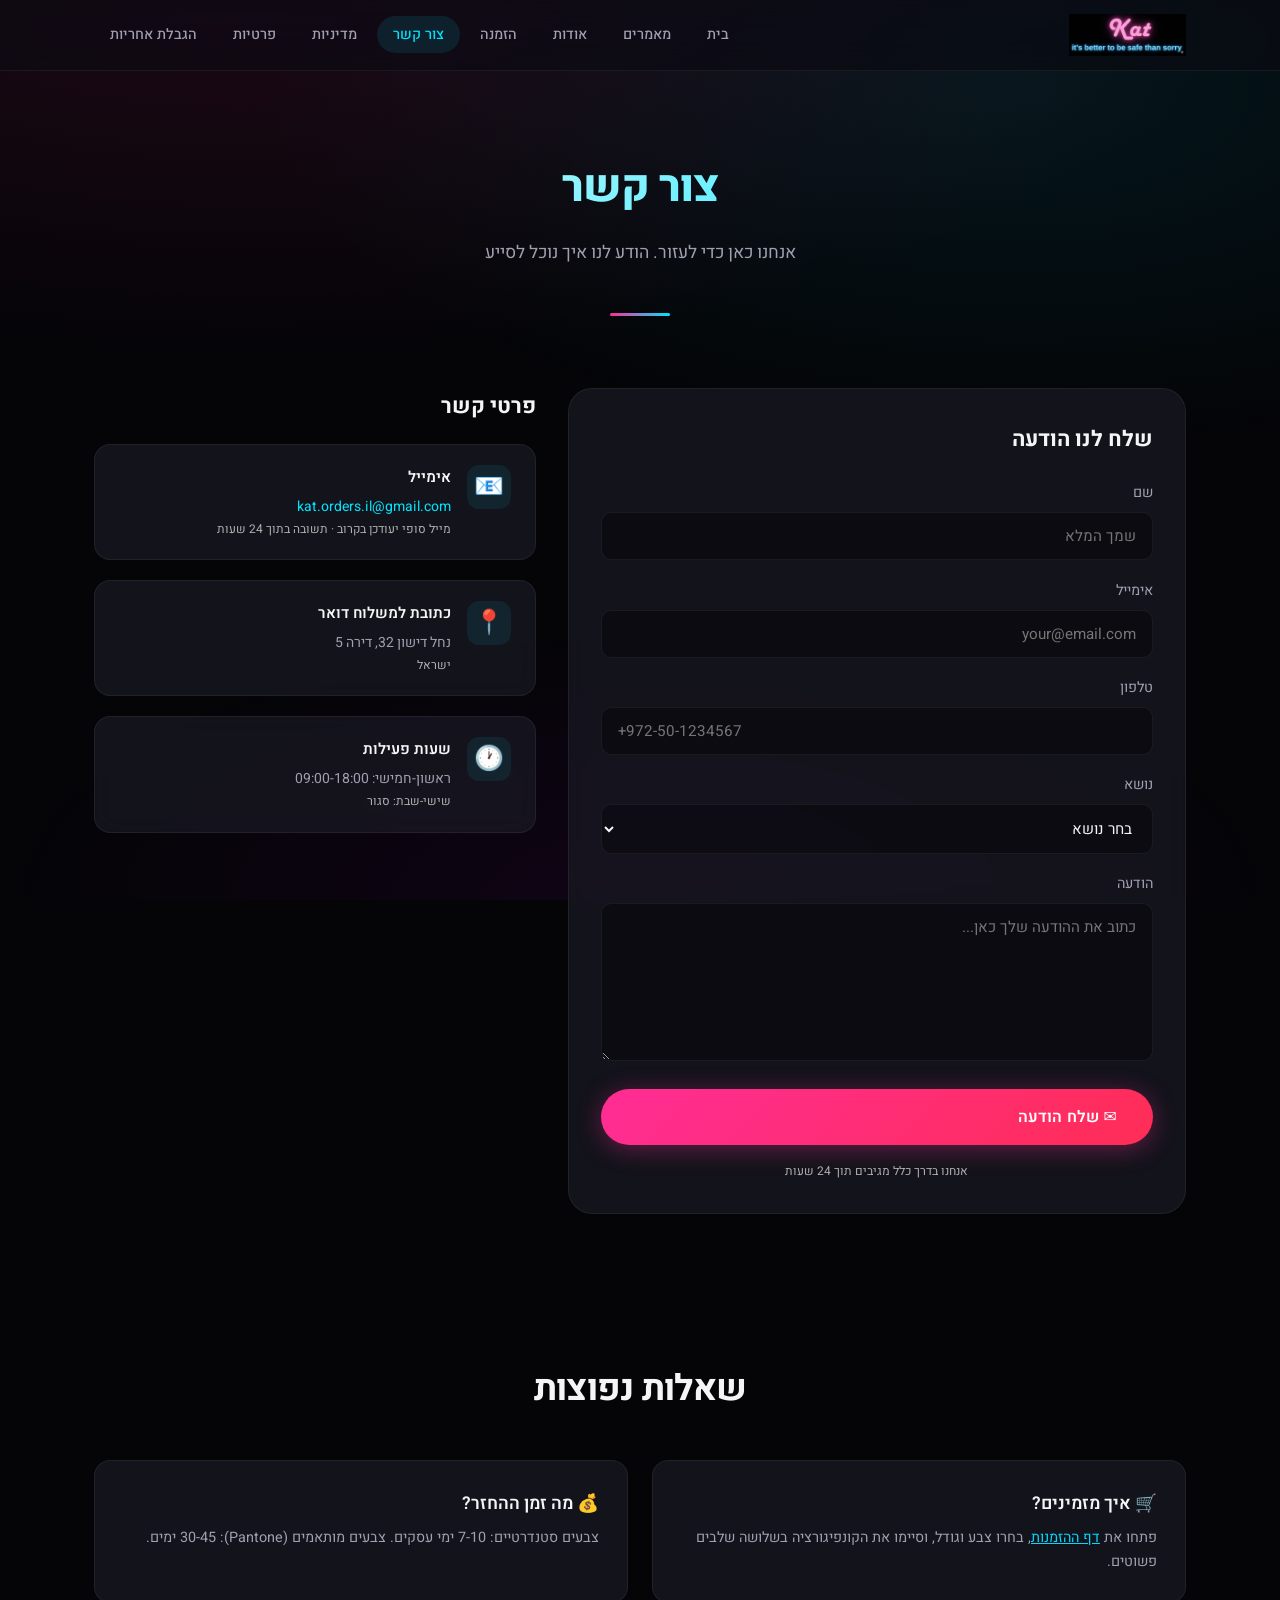
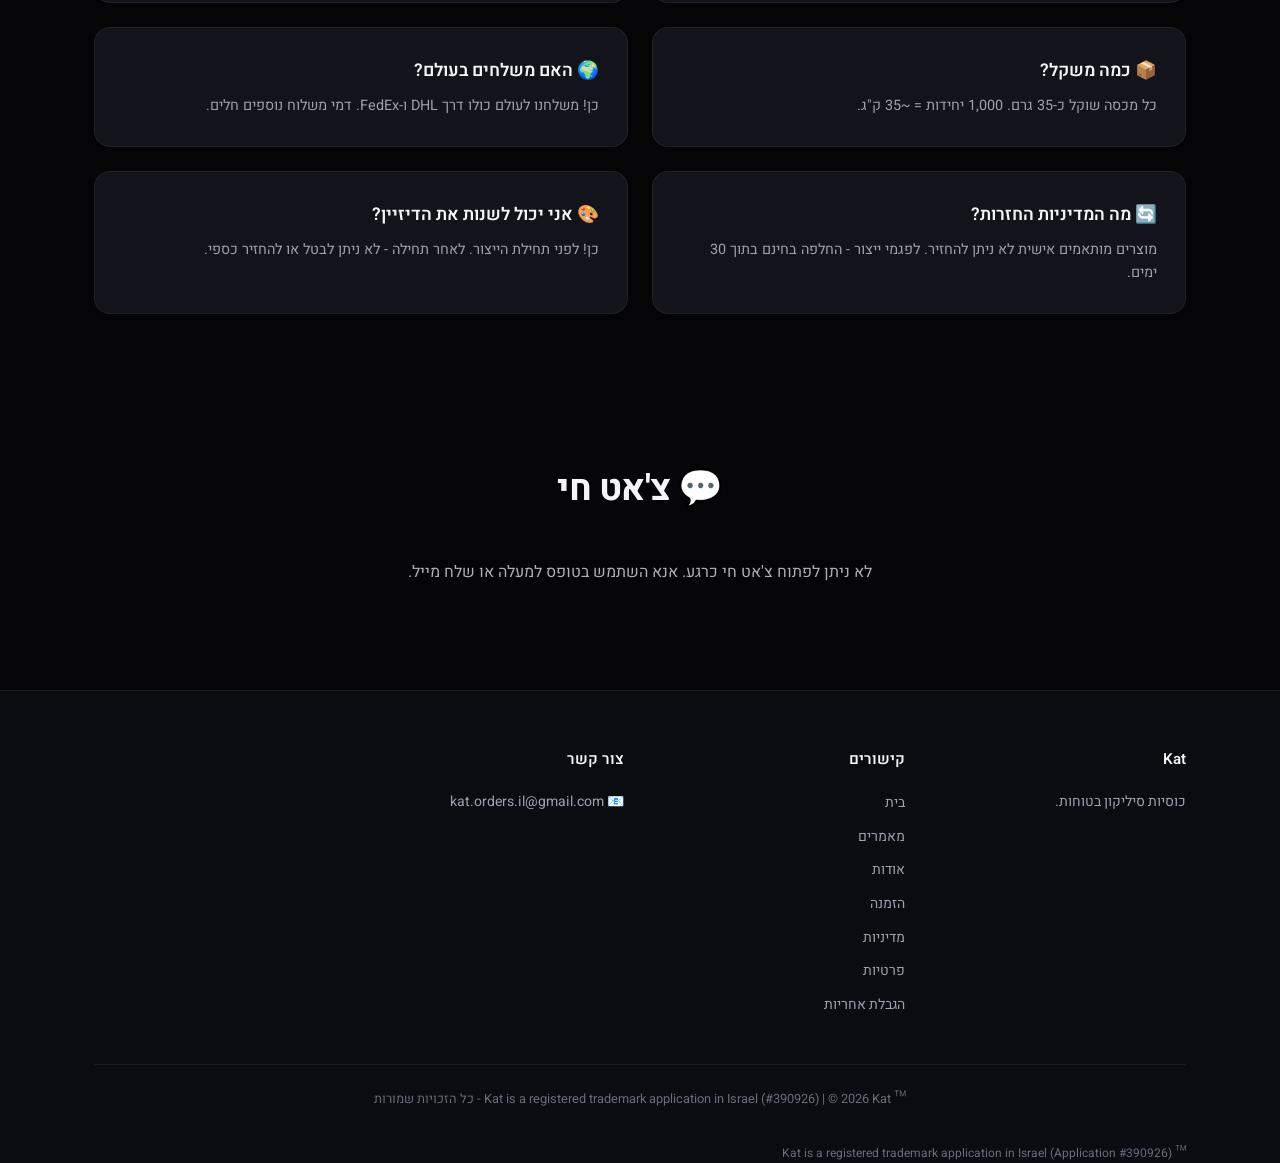
<file: contact.html>
<!DOCTYPE html>
<html lang="he" dir="rtl">
<head>
    <meta charset="UTF-8">
    <meta name="viewport" content="width=device-width, initial-scale=1.0">
    <title>Kat - צור קשר</title>
    <link rel="stylesheet" href="styles.css">
</head>
<body>

<!-- Navigation Bar -->
<nav class="navbar">
    <div class="nav-container">
        <a href="index.html" class="logo" style="text-decoration:none;"><img src="images/logo.png" alt="Kat" style="height:42px;width:auto;"></a>
        <button class="nav-toggle" aria-label="תפריט" onclick="document.querySelector('.nav-links').classList.toggle('open')">☰</button>
        <ul class="nav-links">
            <li><a href="index.html">בית</a></li>
            <li><a href="articles.html">מאמרים</a></li>
            <li><a href="about.html">אודות</a></li>
            <li><a href="order.html">הזמנה</a></li>
            <li><a href="contact.html" class="active">צור קשר</a></li>
            <li><a href="policies.html">מדיניות</a></li>
            <li><a href="privacy.html">פרטיות</a></li>
            <li><a href="disclaimer.html">הגבלת אחריות</a></li>
        </ul>
    </div>
</nav>

<!-- Page Header -->
<section class="page-header">
    <div class="container">
        <h1>צור קשר</h1>
        <p>אנחנו כאן כדי לעזור. הודע לנו איך נוכל לסייע</p>
    </div>
</section>

<!-- Contact Section -->
<section class="contact-section">
    <div class="container contact-container">
        
        <!-- Contact Form -->
        <div class="contact-form-box">
            <h2>שלח לנו הודעה</h2>
            <form class="contact-form" onsubmit="submitForm(event)">
                
                <div class="form-group">
                    <label for="name">שם</label>
                    <input type="text" id="name" name="name" required placeholder="שמך המלא">
                </div>

                <div class="form-group">
                    <label for="email">אימייל</label>
                    <input type="email" id="email" name="email" required placeholder="your@email.com">
                </div>

                <div class="form-group">
                    <label for="phone">טלפון</label>
                    <input type="tel" id="phone" name="phone" placeholder="+972-50-1234567">
                </div>

                <div class="form-group">
                    <label for="subject">נושא</label>
                    <select id="subject" name="subject" required>
                        <option value="">בחר נושא</option>
                        <option value="order">שאלה על הזמנה</option>
                        <option value="technical">בעיה טכנית</option>
                        <option value="feedback">משוב או הצעה</option>
                        <option value="complaint">תלונה או בעיה</option>
                        <option value="partnership">שותפות או שיתוף פעולה</option>
                        <option value="other">אחר</option>
                    </select>
                </div>

                <div class="form-group">
                    <label for="message">הודעה</label>
                    <textarea id="message" name="message" rows="6" required placeholder="כתוב את ההודעה שלך כאן..."></textarea>
                </div>

                <button type="submit" class="btn btn-primary btn-large" style="width: 100%;">
                    ✉️ שלח הודעה
                </button>

            </form>
            <p style="font-size: 12px; color: #b0b0b0; margin-top: 1rem; text-align: center;">
                אנחנו בדרך כלל מגיבים תוך 24 שעות
            </p>
        </div>

        <!-- Contact Info -->
        <div class="contact-info-box">
            <h2>פרטי קשר</h2>

            <div class="contact-item">
                <div class="contact-icon">📧</div>
                <div class="contact-detail">
                    <h4>אימייל</h4>
                    <p><a href="mailto:kat.orders.il@gmail.com">kat.orders.il@gmail.com</a></p>
                    <p style="font-size: 12px; color: #b0b0b0;">מייל סופי יעודכן בקרוב · תשובה בתוך 24 שעות</p>
                </div>
            </div>

            <div class="contact-item">
                <div class="contact-icon">📍</div>
                <div class="contact-detail">
                    <h4>כתובת למשלוח דואר</h4>
                    <p>נחל דישון 32, דירה 5</p>
                    <p style="font-size: 12px; color: #b0b0b0;">ישראל</p>
                </div>
            </div>

            <div class="contact-item">
                <div class="contact-icon">🕐</div>
                <div class="contact-detail">
                    <h4>שעות פעילות</h4>
                    <p>ראשון-חמישי: 09:00-18:00</p>
                    <p style="font-size: 12px; color: #b0b0b0;">שישי-שבת: סגור</p>
                </div>
            </div>

        </div>

    </div>
</section>

<!-- FAQ Section -->
<section class="faq-section">
    <div class="container">
        <h2 class="section-title">שאלות נפוצות</h2>
        
        <div class="faq-grid">
            
            <div class="faq-item">
                <h3>🛒 איך מזמינים?</h3>
                <p>
                    פתחו את <a href="order.html" style="color: #00D9FF;">דף ההזמנות</a>, בחרו צבע וגודל, וסיימו את הקונפיגורציה בשלושה שלבים פשוטים.
                </p>
            </div>

            <div class="faq-item">
                <h3>💰 מה זמן ההחזר?</h3>
                <p>
                    צבעים סטנדרטיים: 7-10 ימי עסקים. צבעים מותאמים (Pantone): 30-45 ימים.
                </p>
            </div>

            <div class="faq-item">
                <h3>📦 כמה משקל?</h3>
                <p>
                    כל מכסה שוקל כ-35 גרם. 1,000 יחידות = ~35 ק"ג.
                </p>
            </div>

            <div class="faq-item">
                <h3>🌍 האם משלחים בעולם?</h3>
                <p>
                    כן! משלחנו לעולם כולו דרך DHL ו-FedEx. דמי משלוח נוספים חלים.
                </p>
            </div>

            <div class="faq-item">
                <h3>🔄 מה המדיניות החזרות?</h3>
                <p>
                    מוצרים מותאמים אישית לא ניתן להחזיר. לפגמי ייצור - החלפה בחינם בתוך 30 ימים.
                </p>
            </div>

            <div class="faq-item">
                <h3>🎨 אני יכול לשנות את הדיזיין?</h3>
                <p>
                    כן! לפני תחילת הייצור. לאחר תחילה - לא ניתן לבטל או להחזיר כספי.
                </p>
            </div>

        </div>
    </div>
</section>

<!-- Live Chat Simulation -->
<section class="chat-section">
    <div class="container">
        <h2 class="section-title">💬 צ'אט חי</h2>
        <p style="text-align: center; color: #b0b0b0; margin-bottom: 2rem;">
            לא ניתן לפתוח צ'אט חי כרגע. אנא השתמש בטופס למעלה או שלח מייל.
        </p>
    </div>
</section>

<!-- Footer -->
<footer class="footer">
    <div class="container">
        <div class="footer-content">
            <div class="footer-section">
                <h4>Kat</h4>
                <p>כוסיות סיליקון בטוחות.</p>
            </div>
            <div class="footer-section">
                <h4>קישורים</h4>
                <ul>
                    <li><a href="index.html">בית</a></li>
                    <li><a href="articles.html">מאמרים</a></li>
            <li><a href="about.html">אודות</a></li>
            <li><a href="order.html">הזמנה</a></li>
                    <li><a href="policies.html">מדיניות</a></li>
                    <li><a href="privacy.html">פרטיות</a></li>
            <li><a href="disclaimer.html">הגבלת אחריות</a></li>
                </ul>
            </div>
            <div class="footer-section">
                <h4>צור קשר</h4>
                <p>📧 kat.orders.il@gmail.com</p>
            </div>
        </div>
        <div class="footer-bottom">
            <p>™ Kat is a registered trademark application in Israel (#390926) | &copy; 2026 Kat - כל הזכויות שמורות</p>
        </div>
    <p class="tm-footer">™ Kat is a registered trademark application in Israel (Application #390926)</p>
        </div>
</footer>

<script>
    var KAT_FORM_KEY = 'c9277f73-d604-4b3d-bb5f-a75fd828484a';
    function submitForm(event) {
        event.preventDefault();
        var form = document.querySelector('.contact-form');
        var name = document.getElementById('name').value.trim();
        var email = document.getElementById('email').value.trim();
        var phone = (document.getElementById('phone') || {}).value || '';
        var subject = document.getElementById('subject').value;
        var msgEl = document.getElementById('message');
        var message = msgEl ? msgEl.value : '';
        if (!name || !email || !subject) {
            alert('⚠️ יש למלא את כל השדות');
            return;
        }
        var btn = form.querySelector('button[type=submit]');
        if (btn) btn.disabled = true;
        var fail = function () {
            alert('לא הצלחנו לשלוח את ההודעה. אנא כתבו לנו ישירות ל-kat.orders.il@gmail.com');
            if (btn) btn.disabled = false;
        };
        if (KAT_FORM_KEY.indexOf('PASTE_') === 0) { fail(); return; }
        fetch('https://api.web3forms.com/submit', {
            method: 'POST',
            headers: { 'Content-Type': 'application/json', 'Accept': 'application/json' },
            body: JSON.stringify({
                access_key: KAT_FORM_KEY,
                subject: 'Kat website contact: ' + subject,
                from_name: name,
                replyto: email,
                message: 'Name: ' + name + '\nEmail: ' + email + '\nPhone: ' + phone + '\nSubject: ' + subject + '\n\n' + message
            })
        }).then(function (r) { return r.json(); }).then(function (j) {
            if (j && j.success) {
                alert('✅ תודה ' + name + '! ההודעה נשלחה. נחזור אליך בקרוב לכתובת: ' + email);
                form.reset();
                if (btn) btn.disabled = false;
            } else { fail(); }
        }).catch(fail);
    }
</script>

</body>
</html>
</file>
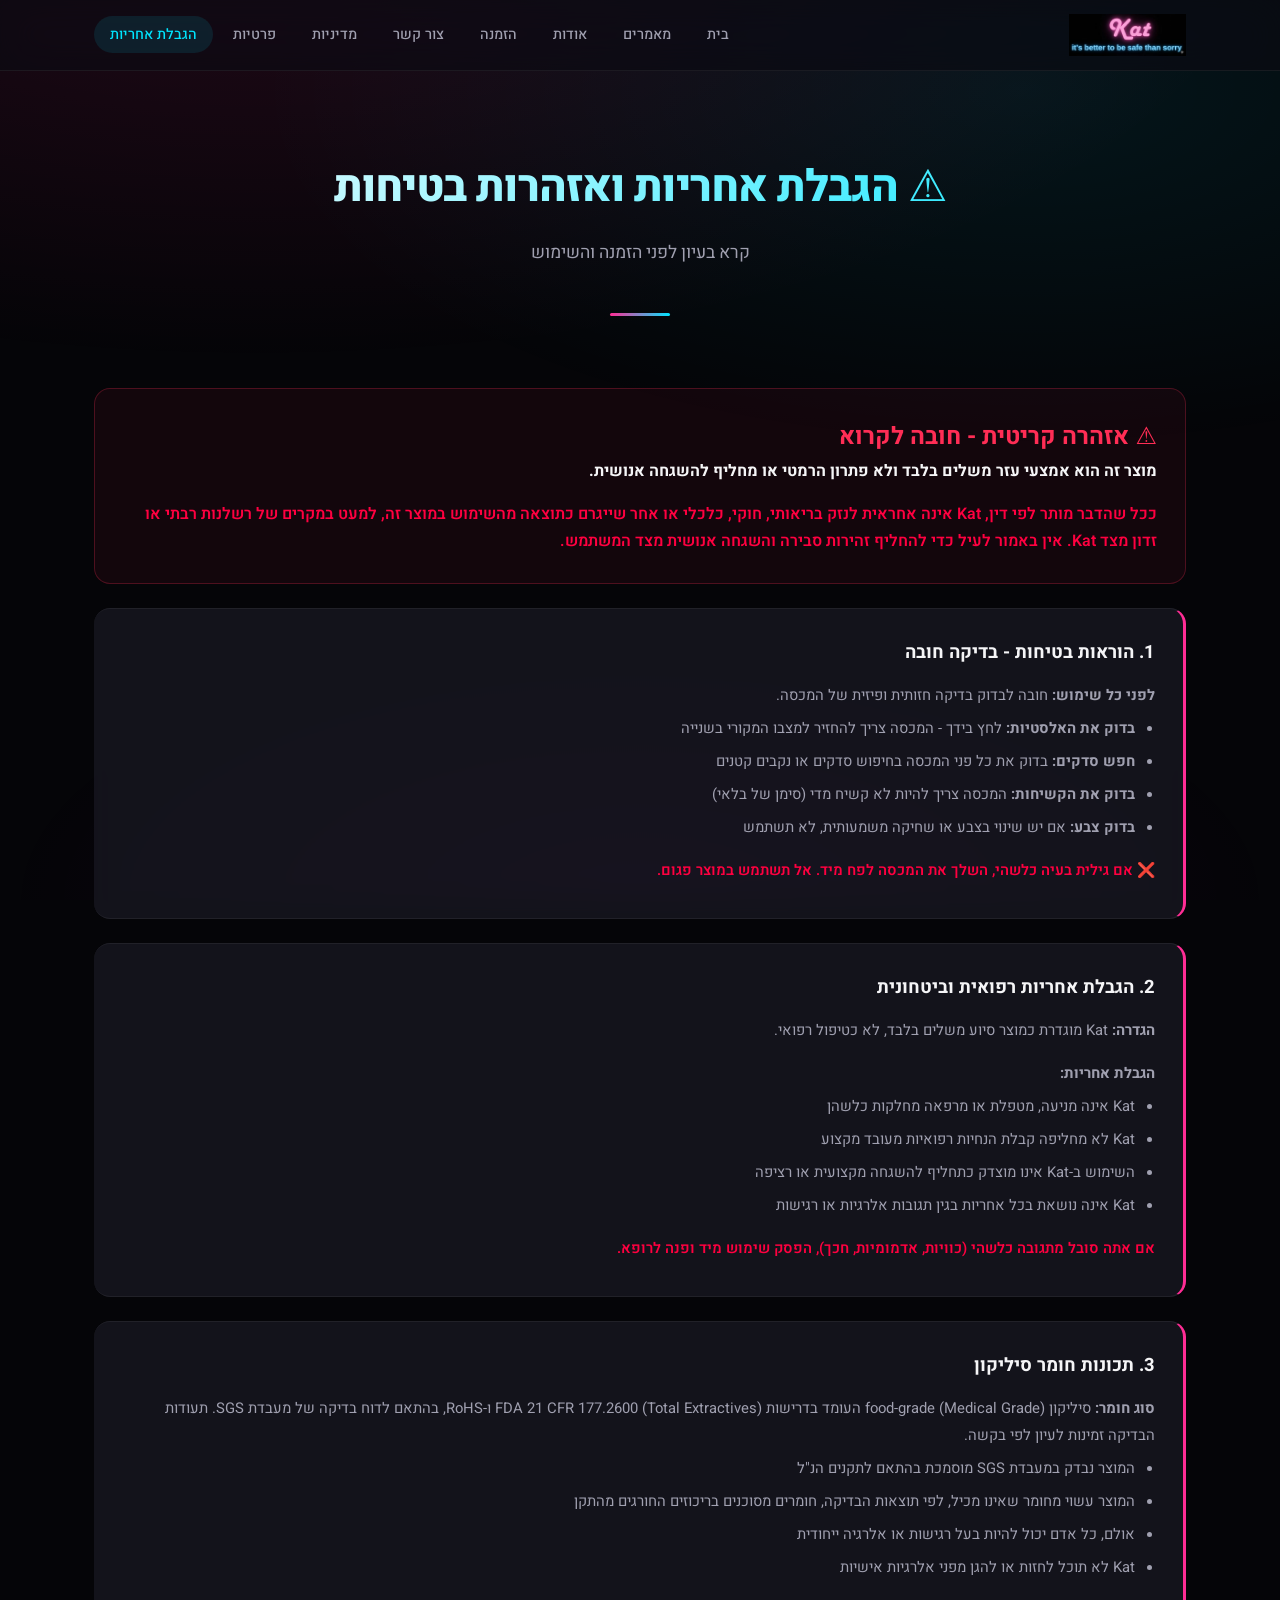
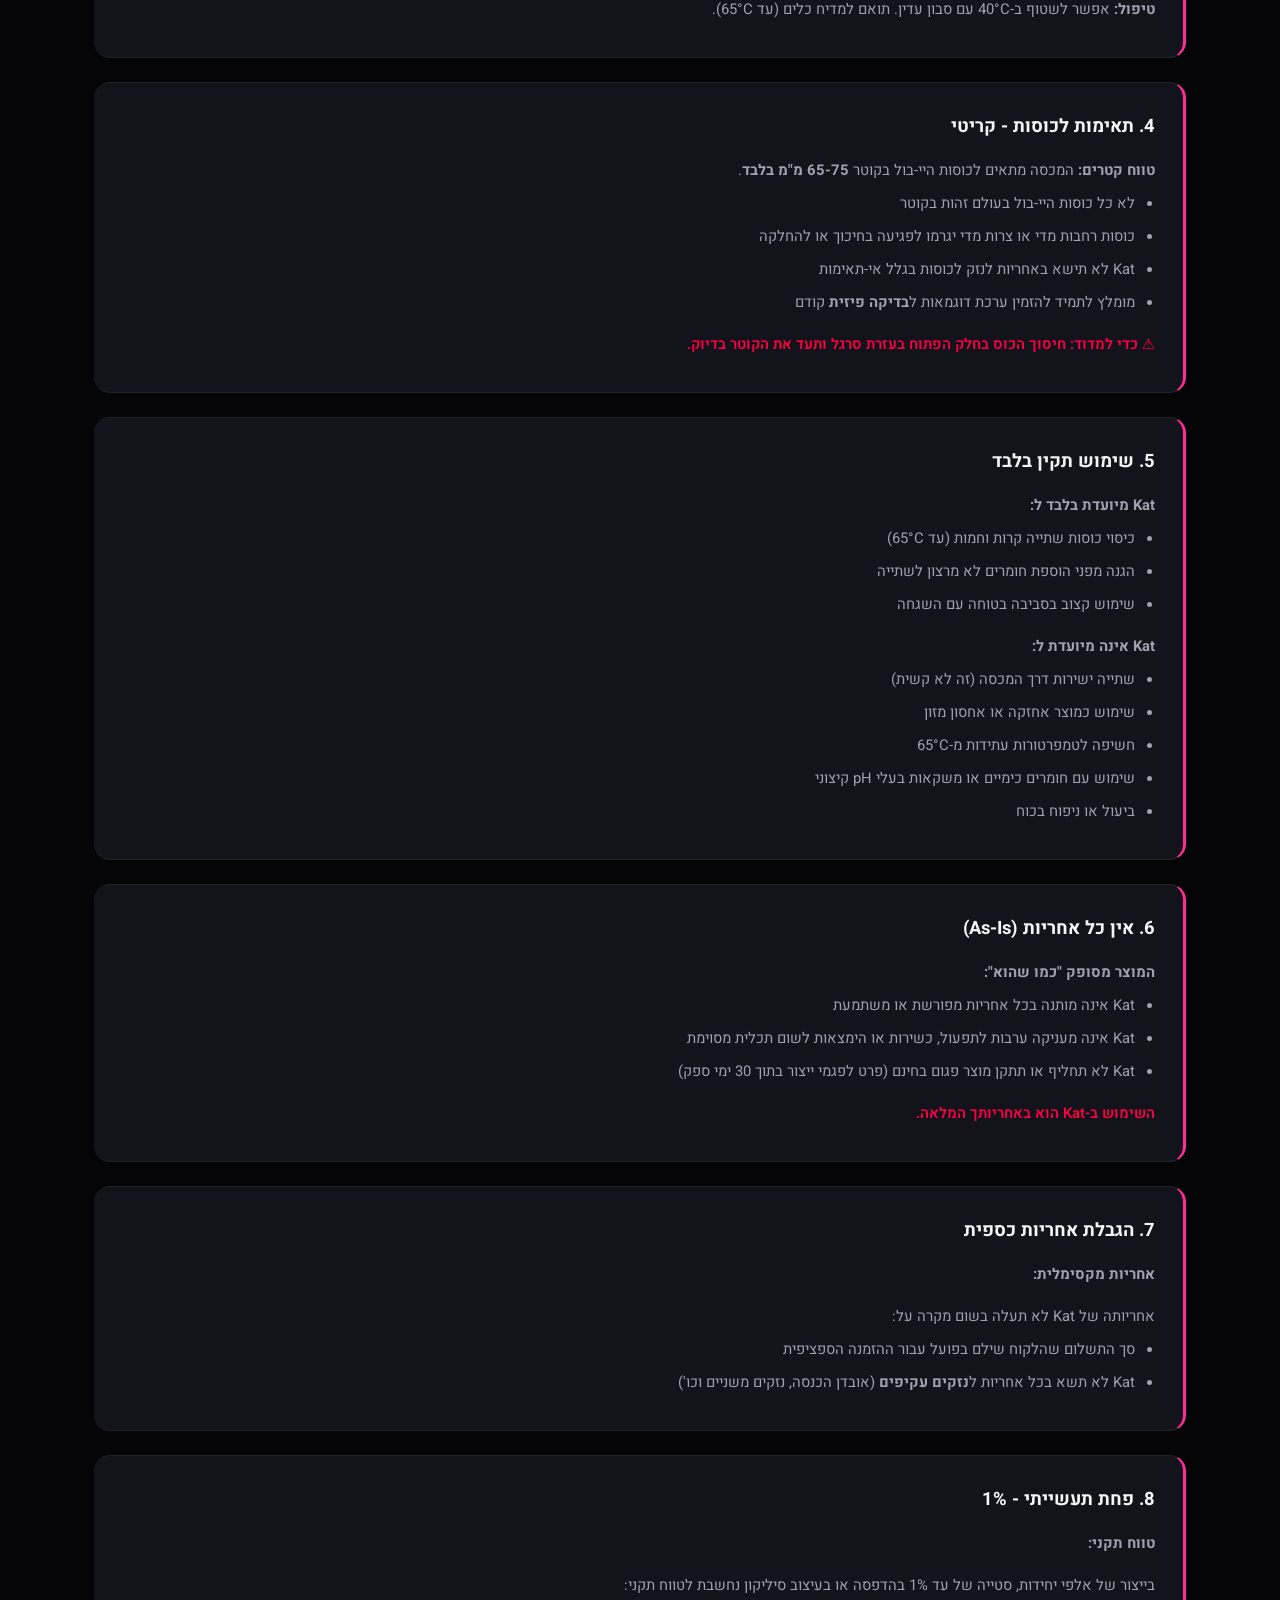
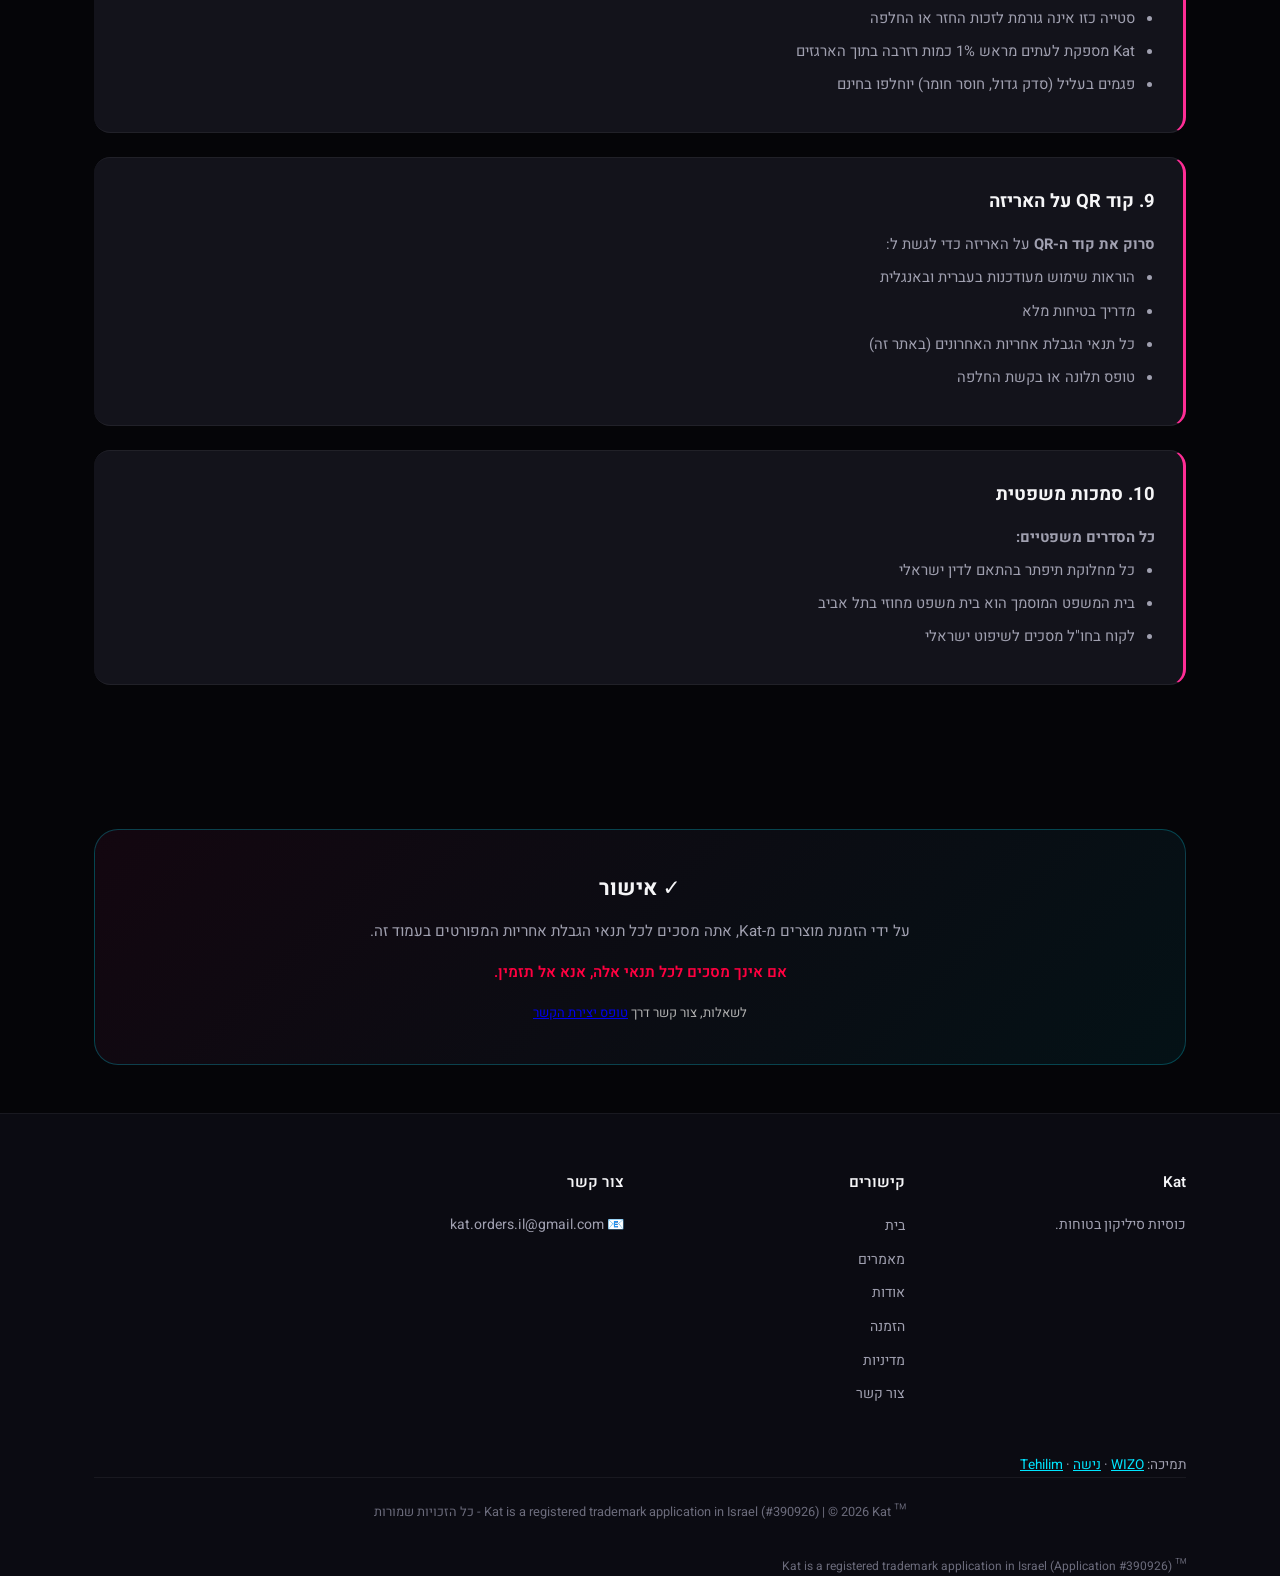
<file: disclaimer.html>
<!DOCTYPE html>
<html lang="he" dir="rtl">
<head>
    <meta charset="UTF-8">
    <meta name="viewport" content="width=device-width, initial-scale=1.0">
    <title>Kat - הגבלת אחריות ואזהרות</title>
    <link rel="stylesheet" href="styles.css">
</head>
<body>

<!-- Navigation Bar -->
<nav class="navbar">
    <div class="nav-container">
        <a href="index.html" class="logo" style="text-decoration:none;"><img src="images/logo.png" alt="Kat" style="height:42px;width:auto;"></a>
        <button class="nav-toggle" aria-label="תפריט" onclick="document.querySelector('.nav-links').classList.toggle('open')">☰</button>
        <ul class="nav-links">
            <li><a href="index.html">בית</a></li>
            <li><a href="articles.html">מאמרים</a></li>
            <li><a href="about.html">אודות</a></li>
            <li><a href="order.html">הזמנה</a></li>
            <li><a href="contact.html">צור קשר</a></li>
            <li><a href="policies.html">מדיניות</a></li>
            <li><a href="privacy.html">פרטיות</a></li>
            <li><a href="disclaimer.html" class="active">הגבלת אחריות</a></li>
        </ul>
    </div>
</nav>

<!-- Page Header -->
<section class="page-header">
    <div class="container">
        <h1>⚠️ הגבלת אחריות ואזהרות בטיחות</h1>
        <p>קרא בעיון לפני הזמנה והשימוש</p>
    </div>
</section>

<!-- Disclaimers Content -->
<section class="disclaimers-section">
    <div class="container">

        <!-- Critical Warning -->
        <div class="warning-card critical">
            <h2>⚠️ אזהרה קריטית - חובה לקרוא</h2>
            <p>
                <strong>מוצר זה הוא אמצעי עזר משלים בלבד ולא פתרון הרמטי או מחליף להשגחה אנושית.</strong>
            </p>
            <p style="color: #FF0040; font-weight: 600; margin-top: 1rem;">
                ככל שהדבר מותר לפי דין, Kat אינה אחראית לנזק בריאותי, חוקי, כלכלי או אחר שייגרם כתוצאה מהשימוש במוצר זה, למעט במקרים של רשלנות רבתי או זדון מצד Kat. אין באמור לעיל כדי להחליף זהירות סבירה והשגחה אנושית מצד המשתמש.
            </p>
        </div>

        <!-- Safety Instructions -->
        <div class="disclaimer-card">
            <h2>1. הוראות בטיחות - בדיקה חובה</h2>
            <p>
                <strong>לפני כל שימוש:</strong> חובה לבדוק בדיקה חזותית ופיזית של המכסה.
            </p>
            <ul>
                <li><strong>בדוק את האלסטיות:</strong> לחץ בידך - המכסה צריך להחזיר למצבו המקורי בשנייה</li>
                <li><strong>חפש סדקים:</strong> בדוק את כל פני המכסה בחיפוש סדקים או נקבים קטנים</li>
                <li><strong>בדוק את הקשיחות:</strong> המכסה צריך להיות לא קשיח מדי (סימן של בלאי)</li>
                <li><strong>בדוק צבע:</strong> אם יש שינוי בצבע או שחיקה משמעותית, לא תשתמש</li>
            </ul>
            <p style="color: #FF0040; font-weight: 600; margin-top: 1rem;">
                ❌ אם גילית בעיה כלשהי, השלך את המכסה לפח מיד. אל תשתמש במוצר פגום.
            </p>
        </div>

        <!-- Health & Medical -->
        <div class="disclaimer-card">
            <h2>2. הגבלת אחריות רפואית וביטחונית</h2>
            <p>
                <strong>הגדרה:</strong> Kat מוגדרת כמוצר סיוע משלים בלבד, לא כטיפול רפואי.
            </p>
            <p style="margin-top: 1rem;">
                <strong>הגבלת אחריות:</strong>
            </p>
            <ul>
                <li>Kat אינה מניעה, מטפלת או מרפאה מחלקות כלשהן</li>
                <li>Kat לא מחליפה קבלת הנחיות רפואיות מעובד מקצוע</li>
                <li>השימוש ב-Kat אינו מוצדק כתחליף להשגחה מקצועית או רציפה</li>
                <li>Kat אינה נושאת בכל אחריות בגין תגובות אלרגיות או רגישות</li>
            </ul>
            <p style="color: #FF0040; font-weight: 600; margin-top: 1rem;">
                אם אתה סובל מתגובה כלשהי (כוויות, אדמומיות, חכך), הפסק שימוש מיד ופנה לרופא.
            </p>
        </div>

        <!-- Material Safety -->
        <div class="disclaimer-card">
            <h2>3. תכונות חומר סיליקון</h2>
            <p>
                <strong>סוג חומר:</strong> סיליקון food-grade (Medical Grade) העומד בדרישות FDA 21 CFR 177.2600 (Total Extractives) ו-RoHS, בהתאם לדוח בדיקה של מעבדת SGS. תעודות הבדיקה זמינות לעיון לפי בקשה.
            </p>
            <ul>
                <li>המוצר נבדק במעבדת SGS מוסמכת בהתאם לתקנים הנ"ל</li>
                <li>המוצר עשוי מחומר שאינו מכיל, לפי תוצאות הבדיקה, חומרים מסוכנים בריכוזים החורגים מהתקן</li>
                <li>אולם, כל אדם יכול להיות בעל רגישות או אלרגיה ייחודית</li>
                <li>Kat לא תוכל לחזות או להגן מפני אלרגיות אישיות</li>
            </ul>
            <p style="margin-top: 1rem;">
                <strong>טיפול:</strong> אפשר לשטוף ב-40°C עם סבון עדין. תואם למדיח כלים (עד 65°C).
            </p>
        </div>

        <!-- Glassware Compatibility -->
        <div class="disclaimer-card">
            <h2>4. תאימות לכוסות - קריטי</h2>
            <p>
                <strong>טווח קטרים:</strong> המכסה מתאים לכוסות היי-בול בקוטר <strong>65-75 מ"מ בלבד</strong>.
            </p>
            <ul>
                <li>לא כל כוסות היי-בול בעולם זהות בקוטר</li>
                <li>כוסות רחבות מדי או צרות מדי יגרמו לפגיעה בחיכוך או להחלקה</li>
                <li>Kat לא תישא באחריות לנזק לכוסות בגלל אי-תאימות</li>
                <li>מומלץ לתמיד להזמין ערכת דוגמאות ל<strong>בדיקה פיזית</strong> קודם</li>
            </ul>
            <p style="color: #FF0040; font-weight: 600; margin-top: 1rem;">
                ⚠️ כדי למדוד: חיסוך הכוס בחלק הפתוח בעזרת סרגל ותעד את הקוטר בדיוק.
            </p>
        </div>

        <!-- Proper Use -->
        <div class="disclaimer-card">
            <h2>5. שימוש תקין בלבד</h2>
            <p>
                <strong>Kat מיועדת בלבד ל:</strong>
            </p>
            <ul>
                <li>כיסוי כוסות שתייה קרות וחמות (עד 65°C)</li>
                <li>הגנה מפני הוספת חומרים לא מרצון לשתייה</li>
                <li>שימוש קצוב בסביבה בטוחה עם השגחה</li>
            </ul>
            <p style="margin-top: 1rem;">
                <strong>Kat אינה מיועדת ל:</strong>
            </p>
            <ul>
                <li>שתייה ישירות דרך המכסה (זה לא קשית)</li>
                <li>שימוש כמוצר אחזקה או אחסון מזון</li>
                <li>חשיפה לטמפרטורות עתידות מ-65°C</li>
                <li>שימוש עם חומרים כימיים או משקאות בעלי pH קיצוני</li>
                <li>ביעול או ניפוח בכוח</li>
            </ul>
        </div>

        <!-- No Warranty -->
        <div class="disclaimer-card">
            <h2>6. אין כל אחריות (As-Is)</h2>
            <p>
                <strong>המוצר מסופק "כמו שהוא":</strong>
            </p>
            <ul>
                <li>Kat אינה מותנה בכל אחריות מפורשת או משתמעת</li>
                <li>Kat אינה מעניקה ערבות לתפעול, כשירות או הימצאות לשום תכלית מסוימת</li>
                <li>Kat לא תחליף או תתקן מוצר פגום בחינם (פרט לפגמי ייצור בתוך 30 ימי ספק)</li>
            </ul>
            <p style="color: #FF0040; font-weight: 600; margin-top: 1rem;">
                השימוש ב-Kat הוא באחריותך המלאה.
            </p>
        </div>

        <!-- Limitation of Liability -->
        <div class="disclaimer-card">
            <h2>7. הגבלת אחריות כספית</h2>
            <p>
                <strong>אחריות מקסימלית:</strong>
            </p>
            <p style="margin-top: 1rem;">
                אחריותה של Kat לא תעלה בשום מקרה על:
            </p>
            <ul>
                <li>סך התשלום שהלקוח שילם בפועל עבור ההזמנה הספציפית</li>
                <li>Kat לא תשא בכל אחריות ל<strong>נזקים עקיפים</strong> (אובדן הכנסה, נזקים משניים וכו')</li>
            </ul>
        </div>

        <!-- Defect Rate -->
        <div class="disclaimer-card">
            <h2>8. פחת תעשייתי - 1%</h2>
            <p>
                <strong>טווח תקני:</strong>
            </p>
            <p style="margin-top: 1rem;">
                בייצור של אלפי יחידות, סטייה של עד 1% בהדפסה או בעיצוב סיליקון נחשבת לטווח תקני:
            </p>
            <ul>
                <li>סטייה כזו אינה גורמת לזכות החזר או החלפה</li>
                <li>Kat מספקת לעתים מראש 1% כמות רזרבה בתוך הארגזים</li>
                <li>פגמים בעליל (סדק גדול, חוסר חומר) יוחלפו בחינם</li>
            </ul>
        </div>

        <!-- QR Code & Terms -->
        <div class="disclaimer-card">
            <h2>9. קוד QR על האריזה</h2>
            <p>
                <strong>סרוק את קוד ה-QR</strong> על האריזה כדי לגשת ל:
            </p>
            <ul>
                <li>הוראות שימוש מעודכנות בעברית ובאנגלית</li>
                <li>מדריך בטיחות מלא</li>
                <li>כל תנאי הגבלת אחריות האחרונים (באתר זה)</li>
                <li>טופס תלונה או בקשת החלפה</li>
            </ul>
        </div>

        <!-- Legal Jurisdiction -->
        <div class="disclaimer-card">
            <h2>10. סמכות משפטית</h2>
            <p>
                <strong>כל הסדרים משפטיים:</strong>
            </p>
            <ul>
                <li>כל מחלוקת תיפתר בהתאם לדין ישראלי</li>
                <li>בית המשפט המוסמך הוא בית משפט מחוזי בתל אביב</li>
                <li>לקוח בחו"ל מסכים לשיפוט ישראלי</li>
            </ul>
        </div>

    </div>
</section>

<!-- Acceptance -->
<section class="acceptance-section">
    <div class="container">
        <div class="acceptance-box">
            <h3>✓ אישור</h3>
            <p>
                על ידי הזמנת מוצרים מ-Kat, אתה מסכים לכל תנאי הגבלת אחריות המפורטים בעמוד זה.
            </p>
            <p style="margin-top: 1rem; color: #FF0040; font-weight: 600;">
                אם אינך מסכים לכל תנאי אלה, אנא אל תזמין.
            </p>
            <p style="margin-top: 1rem; font-size: 13px; color: #b0b0b0;">
                לשאלות, צור קשר דרך <a href="contact.html">טופס יצירת הקשר</a>
            </p>
        </div>
    </div>
</section>

<!-- Footer -->
<footer class="footer">
    <div class="container">
        <div class="footer-content">
            <div class="footer-section">
                <h4>Kat</h4>
                <p>כוסיות סיליקון בטוחות.</p>
            </div>
            <div class="footer-section">
                <h4>קישורים</h4>
                <ul>
                    <li><a href="index.html">בית</a></li>
                    <li><a href="articles.html">מאמרים</a></li>
            <li><a href="about.html">אודות</a></li>
            <li><a href="order.html">הזמנה</a></li>
                    <li><a href="policies.html">מדיניות</a></li>
                    <li><a href="contact.html">צור קשר</a></li>
                </ul>
            </div>
            <div class="footer-section">
                <h4>צור קשר</h4>
                <p>📧 kat.orders.il@gmail.com</p>
            </div>
        </div>
        
        <div style="margin-top:1rem;font-size:0.85rem;color:var(--text-secondary);">
            תמיכה: 
            <a href="https://www.wizo.org" target="_blank" rel="noopener" style="color:var(--neon-cyan);">WIZO</a> ·
            <a href="https://nisha.org.il" target="_blank" rel="noopener" style="color:var(--neon-cyan);">נישה</a> ·
            <a href="https://tehilim.org.il" target="_blank" rel="noopener" style="color:var(--neon-cyan);">Tehilim</a>
        </div>
        <div class="footer-bottom">
            <p>™ Kat is a registered trademark application in Israel (#390926) | &copy; 2026 Kat - כל הזכויות שמורות</p>
        </div>
    <p class="tm-footer">™ Kat is a registered trademark application in Israel (Application #390926)</p>
        </div>
</footer>

</body>
</html>
</file>
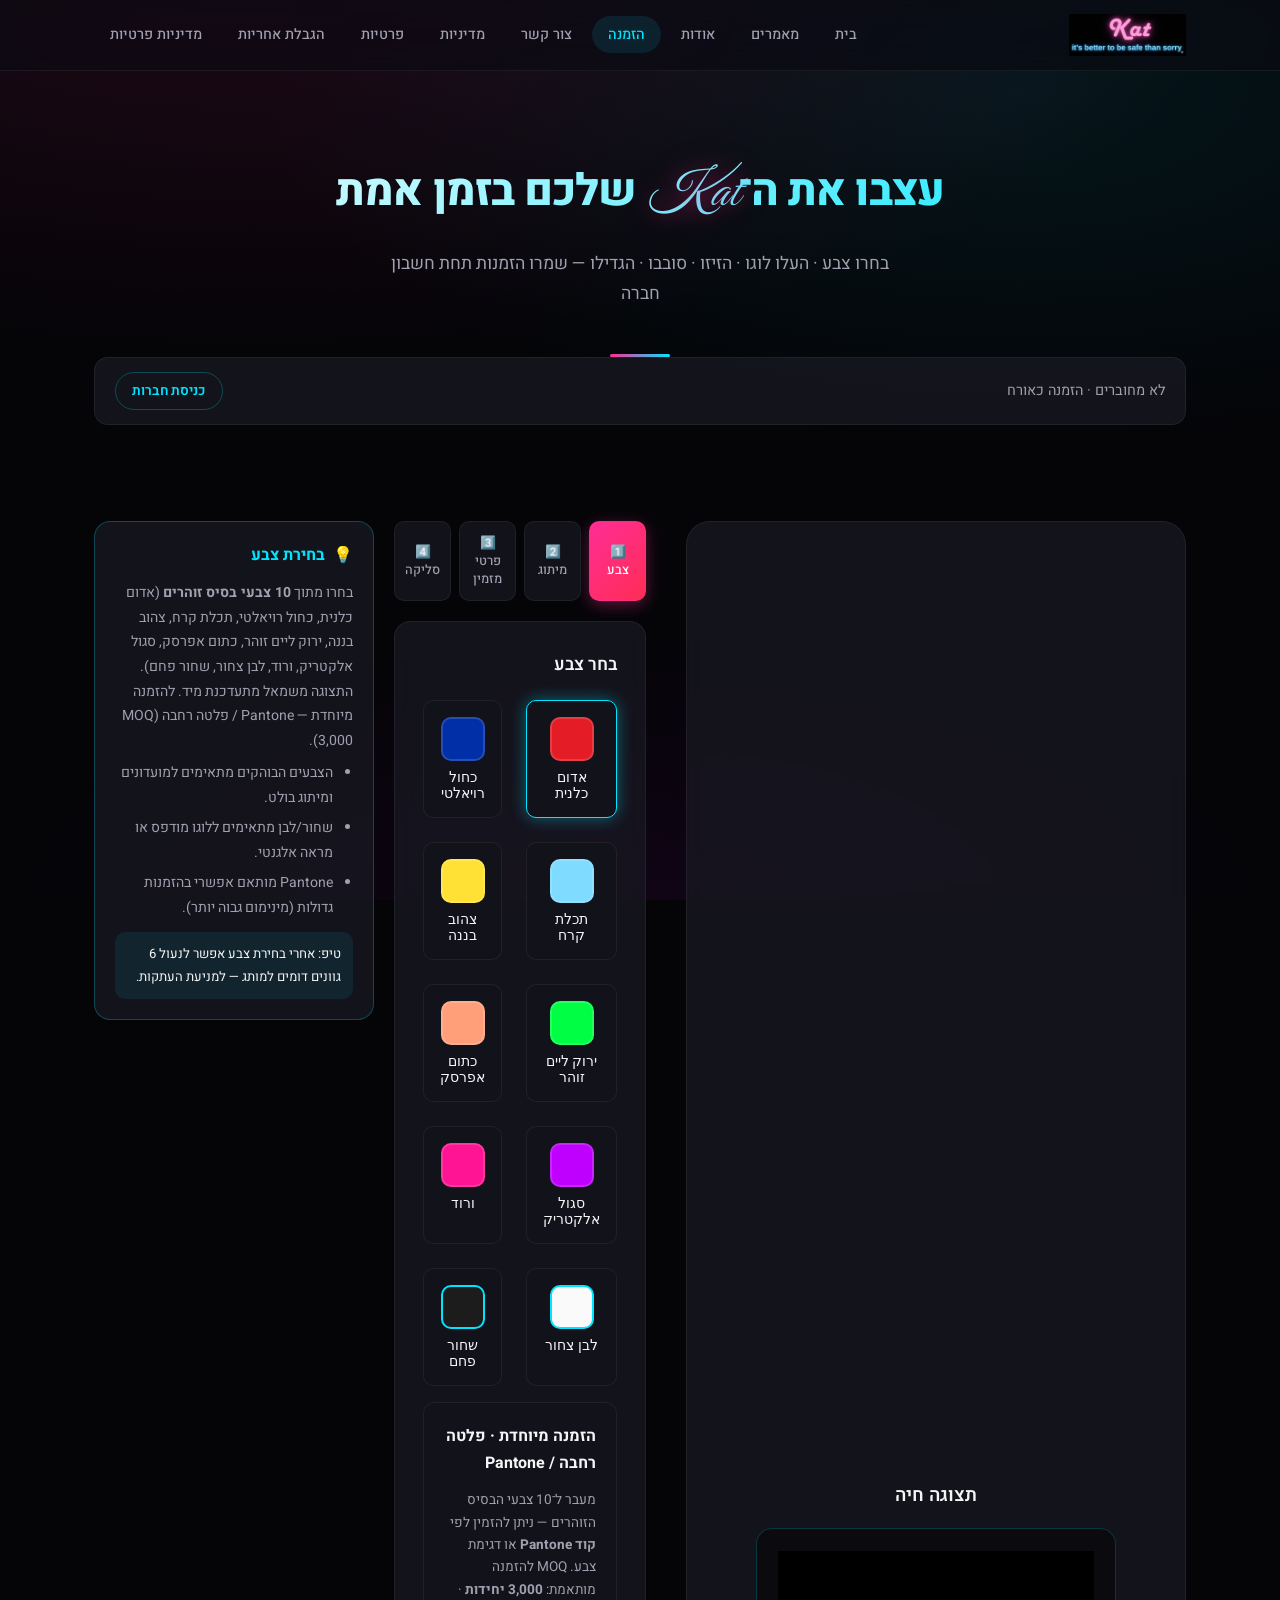
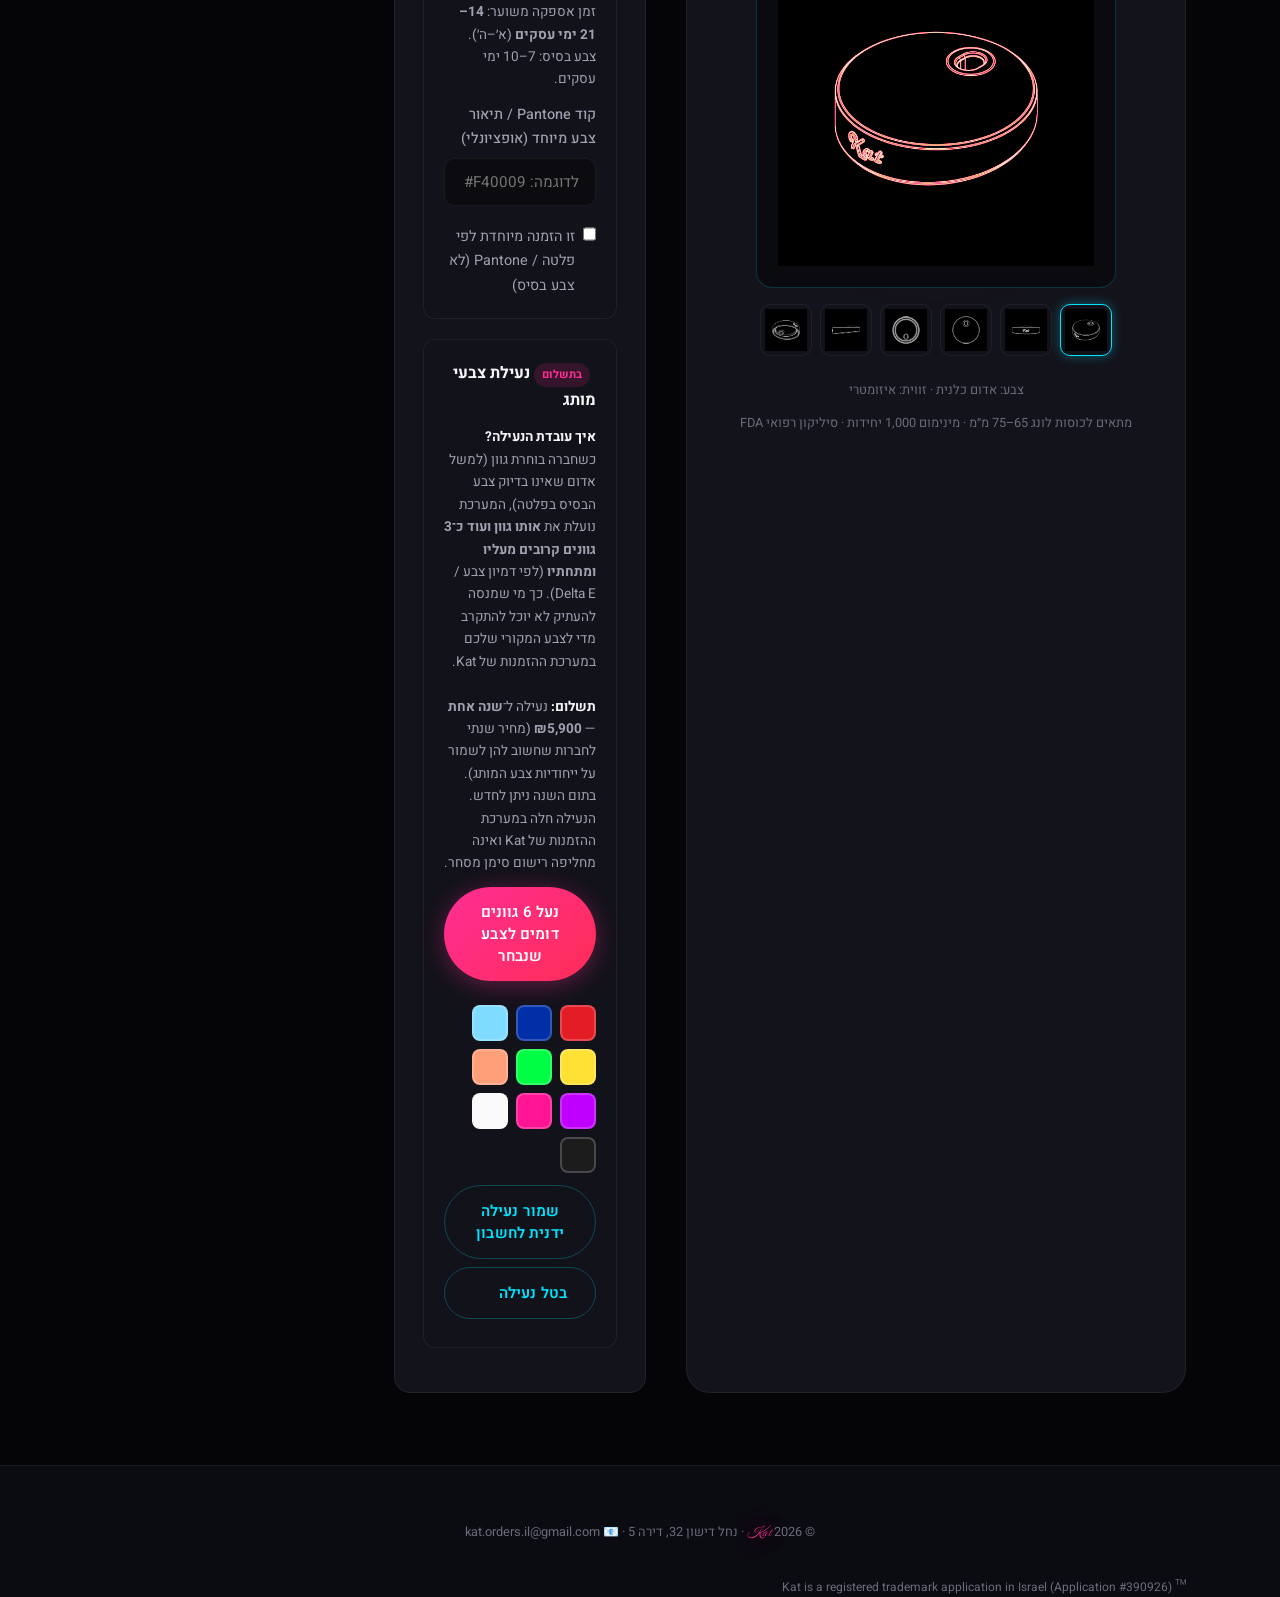
<file: order.html>
<!DOCTYPE html>
<html lang="he" dir="rtl">
<head>
    <meta charset="UTF-8">
    <meta name="viewport" content="width=device-width, initial-scale=1.0">
    <title>Kat - הזמנה | קונפיגורטור מכסה</title>
    <link rel="stylesheet" href="styles.css">
    <style>
        .viewer-stage {
            position: relative;
            width: 100%;
            max-width: 360px;
            aspect-ratio: 1;
            background: #0a0a0f;
            border-radius: 16px;
            overflow: hidden;
            border: 1px solid rgba(0,229,255,0.2);
            display: flex;
            align-items: center;
            justify-content: center;
        }
        .product-layer {
            position: absolute;
            inset: 0;
            display: flex;
            align-items: center;
            justify-content: center;
        }
        .product-layer img {
            max-width: 88%;
            max-height: 88%;
            object-fit: contain;
            filter: invert(1) sepia(1) saturate(5) hue-rotate(var(--hue, 300deg)) brightness(0.95);
            transition: filter 0.35s ease;
        }
        .product-layer.color-white img { filter: invert(0) brightness(1.05); }
        .product-layer.color-black img { filter: invert(1) brightness(0.35); }
        .brand-layer {
            position: absolute;
            left: 50%;
            top: 50%;
            transform: translate(-50%, -50%) rotate(var(--b-rot, 0deg)) scale(var(--b-scale, 1));
            transform-origin: center center;
            cursor: grab;
            z-index: 5;
            max-width: 40%;
            max-height: 40%;
            user-select: none;
            touch-action: none;
        }
        .brand-layer img {
            max-width: 100%;
            max-height: 120px;
            display: block;
            pointer-events: none;
            filter: none !important;
        }
        .brand-layer.dragging { cursor: grabbing; opacity: 0.85; }
        .view-thumbs {
            display: flex;
            gap: 0.5rem;
            flex-wrap: wrap;
            justify-content: center;
            margin-top: 1rem;
        }
        .view-thumbs button {
            width: 52px; height: 52px; padding: 4px;
            background: var(--surface);
            border: 1.5px solid var(--border-subtle);
            border-radius: 10px; cursor: pointer; overflow: hidden;
        }
        .view-thumbs button.active {
            border-color: var(--neon-cyan);
            box-shadow: 0 0 12px rgba(0,229,255,0.35);
        }
        .view-thumbs button img {
            width: 100%; height: 100%; object-fit: contain; filter: invert(1);
        }
        .transform-controls { display: grid; gap: 0.75rem; margin-top: 1rem; }
        .transform-controls label {
            display: flex; flex-direction: column; gap: 0.35rem;
            font-size: 0.85rem; color: var(--text-secondary);
        }
        .transform-controls input[type="range"] { width: 100%; accent-color: var(--neon-cyan); }
        .color-opt.selected {
            border-color: var(--neon-cyan) !important;
            box-shadow: 0 0 16px rgba(0,229,255,0.4);
        }
        .color-opt.locked {
            opacity: 0.35;
            pointer-events: none;
            position: relative;
        }
        .color-opt.locked::after {
            content: "🔒";
            position: absolute;
            top: 6px;
            left: 6px;
            font-size: 0.75rem;
        }
        #logoInput { display: none; }
        .viewer-specs {
            margin-top: 0.75rem;
            font-size: 0.8rem;
            color: var(--text-muted);
            text-align: center;
            line-height: 1.5;
        }
        .color-toast {
            position: absolute;
            bottom: 12px;
            left: 50%;
            transform: translateX(-50%) translateY(8px);
            background: rgba(0, 229, 255, 0.95);
            color: #050508;
            font-size: 0.8rem;
            font-weight: 600;
            padding: 0.4rem 1rem;
            border-radius: 999px;
            opacity: 0;
            pointer-events: none;
            transition: opacity 0.25s ease, transform 0.25s ease;
            white-space: nowrap;
            z-index: 10;
        }
        .color-toast.show {
            opacity: 1;
            transform: translateX(-50%) translateY(0);
        }
        .order-viewer { position: relative; }

        .order-layout-help {
            display: grid;
            grid-template-columns: 1fr 280px;
            gap: 1.25rem;
            align-items: start;
        }
        @media (max-width: 1000px) {
            .order-layout-help { grid-template-columns: 1fr; }
        }
        .help-panel {
            position: sticky;
            top: 80px;
            background: var(--surface-card);
            border: 1px solid var(--border-accent);
            border-radius: 16px;
            padding: 1.25rem;
            min-height: 200px;
        }
        .help-panel h4 {
            color: var(--neon-cyan);
            font-size: 1rem;
            margin-bottom: 0.75rem;
            display: flex;
            align-items: center;
            gap: 0.5rem;
        }
        .help-panel h4::before {
            content: "💡";
        }
        .help-panel .help-body {
            color: var(--text-secondary);
            font-size: 0.88rem;
            line-height: 1.75;
        }
        .help-panel .help-body ul {
            margin: 0.5rem 1.25rem 0.5rem 0;
            padding: 0;
        }
        .help-panel .help-body li {
            margin-bottom: 0.35rem;
        }
        .help-panel .help-tip {
            margin-top: 0.75rem;
            padding: 0.65rem 0.75rem;
            background: rgba(0,229,255,0.08);
            border-radius: 10px;
            font-size: 0.82rem;
            color: var(--text-primary);
        }


        /* Company bar */
        .company-bar {
            max-width: 1140px;
            margin: 0 auto 1.5rem;
            padding: 0 1.5rem;
        }
        .company-bar-inner {
            display: flex;
            flex-wrap: wrap;
            align-items: center;
            justify-content: space-between;
            gap: 1rem;
            background: var(--surface-card);
            border: 1px solid var(--border-subtle);
            border-radius: 14px;
            padding: 0.875rem 1.25rem;
        }
        .company-bar .status {
            font-size: 0.9rem;
            color: var(--text-secondary);
        }
        .company-bar .status strong {
            color: var(--neon-cyan);
        }
        .company-actions { display: flex; flex-wrap: wrap; gap: 0.5rem; }
        .company-actions .btn { padding: 0.5rem 1rem; font-size: 0.85rem; }

        .auth-box, .lock-box, .orders-box {
            background: var(--surface);
            border: 1px solid var(--border-subtle);
            border-radius: 12px;
            padding: 1.25rem;
            margin-bottom: 1rem;
        }
        .auth-box h4, .lock-box h4, .orders-box h4 {
            color: var(--text-primary);
            margin-bottom: 0.75rem;
            font-size: 1rem;
        }
        .past-order {
            display: flex;
            justify-content: space-between;
            align-items: center;
            gap: 0.75rem;
            padding: 0.75rem;
            background: var(--surface-card);
            border-radius: 10px;
            margin-bottom: 0.5rem;
            font-size: 0.85rem;
            color: var(--text-secondary);
        }
        .past-order button {
            font-size: 0.8rem;
            padding: 0.35rem 0.75rem;
        }
        .lock-swatches {
            display: flex;
            flex-wrap: wrap;
            gap: 0.5rem;
            margin: 0.75rem 0;
        }
        .lock-swatch {
            width: 36px; height: 36px;
            border-radius: 8px;
            border: 2px solid rgba(255,255,255,0.2);
            cursor: pointer;
        }
        .lock-swatch.on {
            border-color: var(--neon-cyan);
            box-shadow: 0 0 10px rgba(0,229,255,0.5);
        }
        .badge-paid {
            display: inline-block;
            font-size: 0.7rem;
            padding: 0.15rem 0.5rem;
            border-radius: 999px;
            background: rgba(255,45,149,0.15);
            color: var(--neon-pink);
            margin-right: 0.35rem;
        }
        .order-config.details-focus {
            max-width: 100%;
        }
        #details.tab-content.active, #details.tab-content[style*="block"] {
            max-width: 100%;
        }
        #details .details-grid {
            grid-template-columns: 1fr 1fr;
            gap: 1.25rem 1.5rem;
        }
        #details .form-input {
            padding: 0.9rem 1.1rem;
            font-size: 1rem;
            min-height: 48px;
        }
        #details .form-label {
            font-size: 0.95rem;
            font-weight: 600;
            color: var(--text-primary);
            margin-bottom: 0.5rem;
        }
        #details .details-section-title {
            font-size: 1.15rem;
            margin: 1.75rem 0 1rem;
        }
        #details h3 {
            font-size: 1.35rem;
            margin-bottom: 0.5rem;
        }
        .details-grid {
            display: grid;
            grid-template-columns: 1fr 1fr;
            gap: 1rem;
        }
        @media (max-width: 640px) {
            .order-config.details-focus {
            max-width: 100%;
        }
        #details.tab-content.active, #details.tab-content[style*="block"] {
            max-width: 100%;
        }
        #details .details-grid {
            grid-template-columns: 1fr 1fr;
            gap: 1.25rem 1.5rem;
        }
        #details .form-input {
            padding: 0.9rem 1.1rem;
            font-size: 1rem;
            min-height: 48px;
        }
        #details .form-label {
            font-size: 0.95rem;
            font-weight: 600;
            color: var(--text-primary);
            margin-bottom: 0.5rem;
        }
        #details .details-section-title {
            font-size: 1.15rem;
            margin: 1.75rem 0 1rem;
        }
        #details h3 {
            font-size: 1.35rem;
            margin-bottom: 0.5rem;
        }
        .details-grid { grid-template-columns: 1fr; }
        }
    
        .silicone-picker {
            background: linear-gradient(145deg, rgba(20,20,28,0.95), rgba(10,10,16,0.98));
            border: 1px solid rgba(0,229,255,0.28);
            border-radius: 16px;
            padding: 1.15rem;
            box-shadow: 0 12px 40px rgba(0,0,0,0.35), inset 0 1px 0 rgba(255,255,255,0.04);
        }
        .sp-header {
            margin-bottom: 1rem;
        }
        .sp-header strong {
            display: block;
            color: var(--neon-cyan);
            font-size: 1.05rem;
            margin-bottom: 0.25rem;
        }
        .sp-header span {
            font-size: 0.82rem;
            color: var(--text-muted);
        }
        .sp-body {
            display: flex;
            gap: 1rem;
            flex-wrap: wrap;
            align-items: flex-start;
        }
        .sp-spectrum-wrap {
            display: flex;
            gap: 8px;
            user-select: none;
        }
        #spSpectrum, #spHue {
            border-radius: 10px;
            cursor: crosshair;
            border: 1px solid rgba(255,255,255,0.12);
        }
        .sp-side {
            flex: 1;
            min-width: 140px;
            display: flex;
            flex-direction: column;
            gap: 0.75rem;
        }
        .sp-preview {
            width: 100%;
            height: 72px;
            border-radius: 12px;
            background: #FF2D95;
            border: 2px solid rgba(255,255,255,0.15);
            box-shadow: 0 0 24px rgba(255,45,149,0.35);
        }
        .sp-rgb {
            display: grid;
            grid-template-columns: 1fr 1fr 1fr;
            gap: 0.4rem;
        }
        .sp-rgb label {
            display: flex;
            flex-direction: column;
            font-size: 0.7rem;
            color: var(--text-muted);
            gap: 0.2rem;
        }
        .sp-rgb input {
            width: 100%;
            padding: 0.4rem;
            border-radius: 8px;
            border: 1px solid rgba(255,255,255,0.12);
            background: rgba(0,0,0,0.4);
            color: #fff;
            font-size: 0.85rem;
        }
        .sp-hex-row {
            display: flex;
            gap: 0.5rem;
            flex-wrap: wrap;
        }
        .sp-hex-row input {
            flex: 1;
            min-width: 100px;
            padding: 0.55rem 0.75rem;
            border-radius: 8px;
            border: 1px solid rgba(0,229,255,0.3);
            background: rgba(0,0,0,0.4);
            color: var(--neon-cyan);
            font-family: monospace;
            font-size: 0.95rem;
        }
        .sp-label {
            margin: 1rem 0 0.5rem;
            font-size: 0.8rem;
            color: var(--text-muted);
        }
        .sp-swatches {
            display: grid;
            grid-template-columns: repeat(auto-fill, minmax(40px, 1fr));
            gap: 0.45rem;
        }
        .sp-swatches button {
            width: 100%;
            aspect-ratio: 1;
            border-radius: 10px;
            border: 2px solid transparent;
            cursor: pointer;
            padding: 0;
            transition: transform 0.15s, box-shadow 0.15s;
        }
        .sp-swatches button:hover {
            transform: scale(1.08);
            box-shadow: 0 0 12px rgba(0,229,255,0.45);
        }
        .sp-swatches button.on {
            border-color: #fff;
            box-shadow: 0 0 14px rgba(255,255,255,0.35);
        }

    </style>
</head>
<body>

<nav class="navbar">
    <div class="nav-container">
        <a href="index.html" class="logo" style="text-decoration:none;">
            <img src="images/logo.png" alt="Kat" style="height:42px;width:auto;">
        </a>
        <button class="nav-toggle" aria-label="תפריט" onclick="document.querySelector('.nav-links').classList.toggle('open')">☰</button>
        <ul class="nav-links">
            <li><a href="index.html">בית</a></li>
            <li><a href="articles.html">מאמרים</a></li>
            <li><a href="about.html">אודות</a></li>
            <li><a href="order.html" class="active">הזמנה</a></li>
            <li><a href="contact.html">צור קשר</a></li>
            <li><a href="policies.html">מדיניות</a></li>
            <li><a href="privacy.html">פרטיות</a></li>
            <li><a href="disclaimer.html">הגבלת אחריות</a></li>
                    <li><a href="privacy.html">מדיניות פרטיות</a></li>
        </ul>
    </div>
</nav>

<section class="page-header">
    <div class="container">
        <h1>עצבו את ה־<span class="kat-brand" style="font-size:1.15em;">Kat</span> שלכם בזמן אמת</h1>
        <p>בחרו צבע · העלו לוגו · הזיזו · סובבו · הגדילו — שמרו הזמנות תחת חשבון חברה</p>
    </div>
</section>

<!-- Company account bar -->
<div class="company-bar">
    <div class="company-bar-inner">
        <div class="status" id="companyStatus">לא מחוברים · הזמנה כאורח</div>
        <div class="company-actions">
            <button type="button" class="btn btn-secondary" id="btnLogin" onclick="toggleAuth()">כניסת חברות</button>
            <button type="button" class="btn btn-secondary" id="btnOrders" onclick="toggleOrders()" style="display:none;">הזמנות קודמות</button>
            <button type="button" class="btn btn-secondary" id="btnLogout" onclick="logoutCompany()" style="display:none;">יציאה</button>
        </div>
    </div>
    <div class="auth-box" id="authBox" style="display:none; margin-top:0.75rem;">
        <h4>כניסת / רישום חברה</h4>
        <div class="details-grid">
            <div class="form-group">
                <label class="form-label">שם חברה</label>
                <input type="text" id="coName" class="form-input" placeholder="לדוגמה: מותג גדול">
            </div>
            <div class="form-group">
                <label class="form-label">אימייל עסקי</label>
                <input type="email" id="coEmail" class="form-input" placeholder="orders@company.com">
            </div>
            <div class="form-group">
                <label class="form-label">סיסמה</label>
                <input type="password" id="coPass" class="form-input" placeholder="לפחות 6 תווים">
            </div>
            <div class="form-group" style="display:flex;align-items:flex-end;">
                <button type="button" class="btn btn-primary" style="width:100%;" onclick="loginCompany()">כניסה / יצירת חשבון</button>
            </div>
        </div>
        <p style="font-size:0.8rem;color:var(--text-muted);margin-top:0.5rem;">החשבון נשמר בדפדפן (דמו). בהמשך יחובר לשרת אמיתי.</p>
    </div>
    <div class="orders-box" id="ordersBox" style="display:none; margin-top:0.75rem;">
        <h4>הזמנות שמורות</h4>
        <div id="ordersList"></div>
    </div>
</div>

<section class="order-section">
    <div class="container order-container">

        <div class="order-viewer">
            <h3 style="margin-bottom:1rem;">תצוגה חיה</h3>
            <div class="viewer-stage" id="viewerStage">
                <div class="product-layer" id="productLayer">
                    <img id="productView" src="images/view-iso.jpg" alt="Kat product">
                </div>
                <div class="brand-layer" id="brandLayer" style="display:none;">
                    <img id="brandImg" alt="לוגו">
                </div>
                <div id="colorToast" class="color-toast" aria-live="polite"></div>
            </div>
            <div class="view-thumbs" id="viewThumbs">
                <button type="button" class="active" data-src="images/view-iso.jpg" title="איזומטרי"><img src="images/view-iso.jpg" alt=""></button>
                <button type="button" data-src="images/view-front-logo.jpg" title="קדמי"><img src="images/view-front-logo.jpg" alt=""></button>
                <button type="button" data-src="images/view-top.jpg" title="מלמעלה"><img src="images/view-top.jpg" alt=""></button>
                <button type="button" data-src="images/view-bottom.jpg" title="מלמטה"><img src="images/view-bottom.jpg" alt=""></button>
                <button type="button" data-src="images/view-side-a.jpg" title="צד"><img src="images/view-side-a.jpg" alt=""></button>
                <button type="button" data-src="images/view-perspective-under.jpg" title="פרספקטיבה"><img src="images/view-perspective-under.jpg" alt=""></button>
            </div>
            <p class="viewer-hint" id="colorLabel">צבע: אדום כלנית · זווית: איזומטרי</p>
            <p class="viewer-specs">מתאים לכוסות לונג 65–75 מ״מ · מינימום 1,000 יחידות · סיליקון רפואי FDA</p>
        </div>

        <div class="order-layout-help">
        <div class="order-config">
            <div class="config-tabs">
                <button class="tab-btn active" onclick="openTab(event,'color')">1️⃣ צבע</button>
                <button class="tab-btn" onclick="openTab(event,'branding')">2️⃣ מיתוג</button>
                <button class="tab-btn" onclick="openTab(event,'details')">3️⃣ פרטי מזמין</button>
                <button class="tab-btn" onclick="openTab(event,'checkout')">4️⃣ סליקה</button>
            </div>

            <!-- Color -->
            <div id="color" class="tab-content active">
                <h3>בחר צבע</h3>
                
                <div class="color-options" id="colorOptions">
                    <button type="button" class="color-opt selected" data-color="#E31C25" data-name="אדום כלנית" data-hue="356" onclick="selectColor(this)">
                        <div class="color-preview" style="background:#E31C25;"></div><span>אדום כלנית</span>
                    </button>
                    <button type="button" class="color-opt" data-color="#002FA7" data-name="כחול רויאלטי" data-hue="225" onclick="selectColor(this)">
                        <div class="color-preview" style="background:#002FA7;"></div><span>כחול רויאלטי</span>
                    </button>
                    <button type="button" class="color-opt" data-color="#7FDBFF" data-name="תכלת קרח" data-hue="195" onclick="selectColor(this)">
                        <div class="color-preview" style="background:#7FDBFF;"></div><span>תכלת קרח</span>
                    </button>
                    <button type="button" class="color-opt" data-color="#FFE135" data-name="צהוב בננה" data-hue="52" onclick="selectColor(this)">
                        <div class="color-preview" style="background:#FFE135;"></div><span>צהוב בננה</span>
                    </button>
                    <button type="button" class="color-opt" data-color="#00FF44" data-name="ירוק ליים זוהר" data-hue="130" onclick="selectColor(this)">
                        <div class="color-preview" style="background:#00FF44;"></div><span>ירוק ליים זוהר</span>
                    </button>
                    <button type="button" class="color-opt" data-color="#FF9F7A" data-name="כתום אפרסק" data-hue="18" onclick="selectColor(this)">
                        <div class="color-preview" style="background:#FF9F7A;"></div><span>כתום אפרסק</span>
                    </button>
                    <button type="button" class="color-opt" data-color="#BF00FF" data-name="סגול אלקטריק" data-hue="285" onclick="selectColor(this)">
                        <div class="color-preview" style="background:#BF00FF;"></div><span>סגול אלקטריק</span>
                    </button>
                    <button type="button" class="color-opt" data-color="#FF1493" data-name="ורוד" data-hue="330" onclick="selectColor(this)">
                        <div class="color-preview" style="background:#FF1493;"></div><span>ורוד</span>
                    </button>
                    <button type="button" class="color-opt" data-color="#FAFAFA" data-name="לבן צחור" data-hue="white" onclick="selectColor(this)">
                        <div class="color-preview" style="background:#FAFAFA;border:2px solid #00E5FF;"></div><span>לבן צחור</span>
                    </button>
                    <button type="button" class="color-opt" data-color="#1C1C1C" data-name="שחור פחם" data-hue="black" onclick="selectColor(this)">
                        <div class="color-preview" style="background:#1C1C1C;border:2px solid #00E5FF;"></div><span>שחור פחם</span>
                    </button>
                </div>
                <div class="lock-box" style="margin-top:1rem;">
                    <h4>הזמנה מיוחדת · פלטה רחבה / Pantone</h4>
                    <p style="font-size:0.85rem;color:var(--text-secondary);line-height:1.65;margin-bottom:0.75rem;">
                        מעבר ל־10 צבעי הבסיס הזוהרים — ניתן להזמין לפי <strong>קוד Pantone</strong> או דגימת צבע.
                        MOQ להזמנה מותאמת: <strong>3,000 יחידות</strong> · זמן אספקה משוער: <strong>14–21 ימי עסקים</strong> (א׳–ה׳). צבע בסיס: 7–10 ימי עסקים.
                    </p>
                    <div class="form-group">
                        <label class="form-label">קוד Pantone / תיאור צבע מיוחד (אופציונלי)</label>
                        <input type="text" id="pantoneCode" class="form-input" placeholder="לדוגמה: Pantone 186 C / #F40009">
                    </div>
                    <label style="display:flex;gap:0.5rem;align-items:flex-start;color:var(--text-secondary);font-size:0.9rem;">
                        <input type="checkbox" id="customPaletteCheck"> זו הזמנה מיוחדת לפי פלטה / Pantone (לא צבע בסיס)
                    </label>

                    <div id="customPalettePanel" style="display:none;margin-top:1rem;">
                        <div class="silicone-picker">
                            <div class="sp-header">
                                <strong>פלטת סיליקון מורחבת</strong>
                                <span>בחרו גוון מדויק · מתאים להזמנה מיוחדת (MOQ 3,000)</span>
                            </div>
                            <div class="sp-body">
                                <div class="sp-spectrum-wrap">
                                    <canvas id="spSpectrum" width="280" height="180"></canvas>
                                    <canvas id="spHue" width="24" height="180"></canvas>
                                </div>
                                <div class="sp-side">
                                    <div class="sp-preview" id="spPreview"></div>
                                    <div class="sp-rgb">
                                        <label>R <input type="number" id="spR" min="0" max="255" value="255"></label>
                                        <label>G <input type="number" id="spG" min="0" max="255" value="45"></label>
                                        <label>B <input type="number" id="spB" min="0" max="255" value="149"></label>
                                    </div>
                                    <div class="sp-hex-row">
                                        <input type="text" id="spHex" value="#FF2D95" maxlength="7">
                                        <button type="button" class="btn btn-primary" onclick="applySiliconeColor()">החל על המוצר</button>
                                    </div>
                                </div>
                            </div>
                            <p class="sp-label">גווני סיליקון מומלצים</p>
                            <div class="sp-swatches" id="spSwatches"></div>
                        </div>
                    </div>


                    </div>

                <!-- Brand color lock (paid) -->
                <div class="lock-box" style="margin-top:1.25rem;">
                    <h4><span class="badge-paid">בתשלום</span> נעילת צבעי מותג</h4>
                    <p style="font-size:0.85rem;color:var(--text-secondary);margin-bottom:0.75rem;line-height:1.65;">
                        <strong style="color:var(--text-primary);">איך עובדת הנעילה?</strong><br>
                        כשחברה בוחרת גוון (למשל אדום שאינו בדיוק צבע הבסיס בפלטה), המערכת נועלת
                        את <strong>אותו גוון ועוד כ־3 גוונים קרובים מעליו ומתחתיו</strong> (לפי דמיון צבע / Delta E).
                        כך מי שמנסה להעתיק לא יוכל להתקרב מדי לצבע המקורי שלכם במערכת ההזמנות של Kat.<br><br>
                        <strong style="color:var(--text-primary);">תשלום:</strong>
                        נעילה ל־<strong>שנה אחת</strong> — <strong>₪5,900</strong>
                        (מחיר שנתי לחברות שחשוב להן לשמור על ייחודיות צבע המותג).
                        בתום השנה ניתן לחדש. הנעילה חלה במערכת ההזמנות של Kat ואינה מחליפה רישום סימן מסחר.
                    </p>
                    <button type="button" class="btn btn-primary" style="width:100%;margin-bottom:0.75rem;" onclick="lockSimilarToSelected()">נעל 6 גוונים דומים לצבע שנבחר</button>
                    <div class="lock-swatches" id="lockSwatches"></div>
                    <button type="button" class="btn btn-secondary" style="width:100%;" onclick="applyColorLock()">שמור נעילה ידנית לחשבון</button>
                    <button type="button" class="btn btn-secondary" style="width:100%;margin-top:0.5rem;" onclick="clearColorLock()">בטל נעילה</button>
                    <p id="lockStatus" style="font-size:0.8rem;color:var(--text-muted);margin-top:0.5rem;"></p>
                </div>
            </div>

            <!-- Branding -->
            <div id="branding" class="tab-content" style="display:none;">
                <h3>מיתוג – לוגו / תמונה</h3>
                <div class="upload-area" id="uploadArea" onclick="document.getElementById('logoInput').click()">
                    <p>📤 לחץ או גרור לוגו לכאן</p>
                    <p style="font-size:12px;color:var(--text-muted);">PNG / JPG / SVG · רקע שקוף מומלץ</p>
                </div>
                <div id="logoLegalWarn" style="display:none;margin-top:0.75rem;padding:0.75rem 1rem;background:rgba(255,193,7,0.1);border:1px solid rgba(255,193,7,0.4);border-radius:10px;font-size:0.85rem;line-height:1.65;color:var(--text-primary);">
                    <strong>אזהרת זכויות יוצרים:</strong> העלאת לוגו מעידה שאת/ה בעל/ת הזכויות או מורשה/ת להשתמש בו.
                    שימוש בלוגו של מותג בלי הרשאה עלול להוביל להקפאת הזמנה ולחבות שלך מול צד ג׳.
                    להזמנות עם לוגו מותג גדול מומלץ לסמן «נציג מותג» לצורך אימות.
                </div>
                <input type="file" id="logoInput" accept="image/*" onchange="onLogoSelected(event)">
                <div id="brandControls" style="display:none;">
                    <p style="color:var(--neon-cyan);font-size:0.9rem;margin-bottom:0.75rem;">שחק עם הלוגו על המוצר:</p>
                    <div class="transform-controls">
                        <label>הזזה אופקית <input type="range" id="posX" min="-40" max="40" value="0" oninput="updateBrandTransform()"></label>
                        <label>הזזה אנכית <input type="range" id="posY" min="-40" max="40" value="0" oninput="updateBrandTransform()"></label>
                        <label>גודל <input type="range" id="scale" min="20" max="180" value="100" oninput="updateBrandTransform()"></label>
                        <label>סיבוב <input type="range" id="rotate" min="-180" max="180" value="0" oninput="updateBrandTransform()"></label>
                    </div>
                    <p style="font-size:0.8rem;color:var(--text-muted);margin-top:0.5rem;">אפשר גם לגרור את הלוגו על התצוגה</p>
                    <button type="button" class="btn btn-secondary" style="width:100%;margin-top:0.75rem;" onclick="saveLogoToCompany()">שמור לוגו לחשבון החברה</button>
                    <button type="button" class="btn btn-secondary" style="width:100%;margin-top:0.5rem;" onclick="clearBrand()">הסר לוגו</button>
                </div>
                <div class="form-group" style="margin-top:1.25rem;">
                    <label class="form-label">טקסט להדפסה (אופציונלי)</label>
                    <input type="text" id="printText" maxlength="15" placeholder="עד 15 תווים" oninput="updateCharCount()" class="form-input">
                    <p style="font-size:0.8rem;color:var(--text-muted);margin-top:0.35rem;"><span id="charCount">0</span>/15 תווים</p>
                </div>
            </div>

            <!-- Orderer details -->
            
            <div id="details" class="tab-content" style="display:none;">
                <h3>מילוי פרטי המזמין</h3>
                <p style="font-size:0.95rem;color:var(--text-secondary);margin-bottom:1.25rem;line-height:1.7;">
                    מלאו את כל השדות המסומנים ב־*. הטופס רחב כדי שיהיה נוח וברור.
                    נדרשים: פרטי חברה, ח.פ, כתובת משרדים, עיר, <strong>איש קשר ראשי</strong> (שם, תפקיד, טלפון, מייל).
                    איש קשר נוסף — אופציונלי. כתובת משלוח — רק אם שונה מהמשרד.
                </p>

                <div class="details-section-title">פרטי חברה</div>
                <div class="details-grid">
                    <div class="form-group">
                        <label class="form-label">שם החברה / העסק *</label>
                        <input type="text" id="ordCompany" class="form-input" required placeholder="שם החברה">
                    </div>
                    <div class="form-group">
                        <label class="form-label">ח.פ / עוסק *</label>
                        <input type="text" id="ordVat" class="form-input" required placeholder="מספר עוסק / ח.פ">
                    </div>
                    <div class="form-group" style="grid-column:1/-1;">
                        <label class="form-label">כתובת משרדים *</label>
                        <input type="text" id="ordOffice" class="form-input" required placeholder="רחוב, מספר, עיר — כתובת המשרד">
                    </div>
                    <div class="form-group" style="grid-column:1/-1;">
                        <label class="form-label">כתובת למשלוח (אם שונה מהמשרד)</label>
                        <input type="text" id="ordAddress" class="form-input" placeholder="אופציונלי — אם ריק יישלח למשרד">
                    </div>
                    <div class="form-group" style="grid-column:1/-1;">
                        <label class="form-label">כתובת משלוח באנגלית (לשליח / תווית)</label>
                        <input type="text" id="ordAddressEn" class="form-input" placeholder="Street, number, city, ZIP, Israel" dir="ltr" style="text-align:left">
                    </div>
                    <div class="form-group">
                        <label class="form-label">עיר *</label>
                        <input type="text" id="ordCity" class="form-input" required placeholder="עיר">
                    </div>
                    <div class="form-group">
                        <label class="form-label">מיקוד</label>
                        <input type="text" id="ordZip" class="form-input" placeholder="מיקוד">
                    </div>
                </div>

                <div class="details-section-title">איש קשר ראשי *</div>
                <div class="details-grid">
                    <div class="form-group">
                        <label class="form-label">שם *</label>
                        <input type="text" id="ordContact" class="form-input" required placeholder="שם מלא">
                    </div>
                    <div class="form-group">
                        <label class="form-label">תפקיד *</label>
                        <input type="text" id="ordRole1" class="form-input" required placeholder="תפקיד">
                    </div>
                    <div class="form-group">
                        <label class="form-label">טלפון *</label>
                        <input type="tel" id="ordPhone" class="form-input" required placeholder="050-0000000">
                    </div>
                    <div class="form-group">
                        <label class="form-label">דוא״ל *</label>
                        <input type="email" id="ordEmail" class="form-input" required placeholder="orders@company.com">
                    </div>
                </div>

                <div class="details-section-title">איש קשר נוסף (גיבוי) — אופציונלי</div>
                <div class="details-grid">
                    <div class="form-group">
                        <label class="form-label">שם *</label>
                        <input type="text" id="ordContact2" class="form-input" placeholder="שם מלא">
                    </div>
                    <div class="form-group">
                        <label class="form-label">תפקיד</label>
                        <input type="text" id="ordRole2" class="form-input" placeholder="תפקיד">
                    </div>
                    <div class="form-group">
                        <label class="form-label">טלפון *</label>
                        <input type="tel" id="ordPhone2" class="form-input" placeholder="050-0000000">
                    </div>
                    <div class="form-group">
                        <label class="form-label">דוא״ל *</label>
                        <input type="email" id="ordEmail2" class="form-input" placeholder="backup@company.com">
                    </div>
                </div>

                <div class="form-group" style="margin-top:1rem;">
                    <label class="form-label">הערות למשלוח</label>
                    <input type="text" id="ordNotes" class="form-input" placeholder="שעות קבלה, קוד בניין…">
                </div>

                <div class="lock-box" style="margin-top:1.25rem;border-color:rgba(255,45,149,0.35);">
                    <h4>אימות נציג מותג</h4>
                    <p style="font-size:0.85rem;color:var(--text-secondary);line-height:1.65;margin-bottom:0.75rem;">
                        בהזמנה עם לוגו מותג גדול — ההזמנה עשויה לדרוש אימות ידני לפני ייצור.
                        חלק מהחברות מגינות על צבעי המותג שלהן; אפשרות נעילת צבעים זמינה לפי מדיניות Kat.
                    </p>
                    <label style="display:flex;gap:0.5rem;align-items:flex-start;color:var(--text-secondary);font-size:0.9rem;">
                        <input type="checkbox" id="brandRepCheck">
                        אני מזמין כנציג מותג / עם לוגו מותג — ייתכן אישור ידני
                    </label>
                    <div id="brandFreezeNotice" style="display:none;margin-top:0.75rem;padding:0.75rem 1rem;background:rgba(255,193,7,0.12);border:1px solid rgba(255,193,7,0.45);border-radius:10px;font-size:0.88rem;color:var(--text-primary);line-height:1.65;">
                        <strong>שימו לב:</strong> אם תסמנו אפשרות זו, ההזמנה תיקלט במצב
                        <strong>מוקפאת</strong> ולא תועבר לייצור עד שאיש Kat יאמת את פרטי הנציג והמאשר
                        (מסלול איתור + שיחת אימות). תקבלו אישור הזמנה, אך הייצור ממתין לאימות.
                    </div>
                    <div id="brandAuthFields" style="display:none;margin-top:1rem;">
                        <div class="details-grid">
                            <div class="form-group">
                                <label class="form-label">שם המותג *</label>
                                <input type="text" id="brandName" class="form-input" placeholder="שם המותג">
                            </div>
                            <div class="form-group">
                                <label class="form-label">תפקיד הנציג *</label>
                                <input type="text" id="brandRole" class="form-input" placeholder="תפקיד">
                            </div>
                            <div class="form-group">
                                <label class="form-label">שם המאשר בחברה *</label>
                                <input type="text" id="approverName" class="form-input">
                            </div>
                            <div class="form-group">
                                <label class="form-label">טלפון / מייל המאשר *</label>
                                <input type="text" id="approverContact" class="form-input">
                            </div>
                        </div>
                    </div>
                </div>
            </div>

<div id="checkout" class="tab-content" style="display:none;">
                <h3>סיום הזמנה</h3>
                <div class="form-group">
                    <label class="form-label">סוג אריזה</label>
                    <div class="radio-group">
                        <label class="radio-option"><input type="radio" name="packaging" value="polybag" checked>
                            <div><strong>✓ ניילון (חינם — ברירת מחדל)</strong>
                            <p>כל יחידה בשקית שקופה אישית — האריזה הבסיסית</p></div></label>
                        <label class="radio-option"><input type="radio" name="packaging" value="bulk">
                            <div><strong>בתפזורת תעשייתית — +₪1.00</strong>
                            <p>ארגזי קרטון גדולים בכמות — לא אריזה אישית לכל יחידה</p></div></label>
                        <label class="radio-option"><input type="radio" name="packaging" value="box">
                            <div><strong>קרטון מותאם — +₪2.00</strong>
                            <p>קופסה עם אפשרות ללוגו</p></div></label>
                    </div>
                </div>
                <label class="form-label">כמות (יחידות) – מינימום 1,000</label>
                <input type="number" id="qtyInput" value="1000" min="1000" step="100" class="form-input" onchange="updatePrice()" oninput="updatePrice()">
                <div class="price-box">
                    <div class="price-row"><span>מחיר ליחידה</span><span id="unitPrice">₪10.00</span></div>
                    <div class="price-row"><span>הנחת נפח</span><span id="discount" style="color:var(--neon-green);">0%</span></div>
                    <div class="price-row"><span>Brand Color Lock</span><span id="lockFee">₪0</span></div>
                    <label style="display:flex;gap:0.5rem;align-items:flex-start;color:var(--text-secondary);font-size:0.85rem;margin:0.5rem 0 0.75rem;">
                        <input type="checkbox" id="colorLockSubCheck" onchange="updatePrice()">
                        נעילת צבע ל־שנה — ₪5,900 (עד ~3 גוונים קרובים מעל ומתחת · בלעדיות במערכת Kat)
                    </label>
                    <div class="price-row total"><span>סה״כ</span><span id="totalPrice">₪10,000</span></div>
                </div>
                
                <div id="orderSummary" class="lock-box" style="margin-bottom:1rem;">
                    <h4>סקירה לפני אישור — בדקו שכל הפרטים נכונים</h4>
                    <div id="summaryBody" style="font-size:0.9rem;color:var(--text-secondary);line-height:1.75;"></div>
                    <button type="button" class="btn btn-secondary" style="margin-top:0.75rem;width:100%;" onclick="refreshSummary()">רענן סקירה</button>
                </div>

                <div class="checkbox-group">
                    <label style="display:flex;gap:0.5rem;align-items:flex-start;color:var(--text-secondary);font-size:0.9rem;">
                        <input type="checkbox" id="ipCheck"> אני בעל הזכויות לכל לוגו/תוכן שהעליתי
                    </label>
                    <label style="display:flex;gap:0.5rem;align-items:flex-start;color:var(--text-secondary);font-size:0.9rem;">
                        <input type="checkbox" id="indemnityCheck"> אני מתחייב לשפות את Kat מפני תביעות זכויות יוצרים הקשורות לתוכן שהעליתי
                    </label>
                    <label style="display:flex;gap:0.5rem;align-items:flex-start;color:var(--text-secondary);font-size:0.9rem;">
                        <input type="checkbox" id="noCancelCheck"> ידוע לי שההזמנה אינה ניתנת לביטול לאחר תחילת ייצור (כ־24 שעות)
                    </label>
                    <label style="display:flex;gap:0.5rem;align-items:flex-start;color:var(--text-secondary);font-size:0.9rem;border:1px solid rgba(0,229,255,0.35);border-radius:10px;padding:0.75rem;">
                        <input type="checkbox" id="proofCheck">
                        <span><strong style="color:var(--text-primary);">אישור עיצוב סופי (Proof):</strong> ראיתי את ההדמיה (צבע / טקסט / לוגו) ואני מאשר/ת לייצור על בסיסה. ידוע לי שהמוצר הסופי עשוי לסטות קלות מהמסך.</span>
                    </label>
                    <label style="display:flex;gap:0.5rem;align-items:flex-start;color:var(--text-secondary);font-size:0.9rem;">
                        <input type="checkbox" id="toleranceCheck">
                        <span>ידוע לי שסטייה של עד <strong>1%</strong> בכמות ו/או בהדפסה נחשבת תקנית, ושזמן האספקה הוא משוער (צבע בסיס 7–10 ימי עסקים · Pantone 14–21).</span>
                    </label>
                    <label style="display:flex;gap:0.5rem;align-items:flex-start;color:var(--text-secondary);font-size:0.9rem;">
                        <input type="checkbox" id="termsCheck"> קראתי ואני מסכים/ה ל<a href="policies.html" style="color:var(--neon-cyan);">תנאים ומדיניות</a> (גרסה <strong>TERMS-2026-1</strong>), <a href="privacy.html" style="color:var(--neon-cyan);">פרטיות</a> ו<a href="disclaimer.html" style="color:var(--neon-cyan);">הגבלת אחריות</a> · דין ישראלי · שיפוט בתל אביב
                    </label>
                    <label style="display:flex;gap:0.5rem;align-items:flex-start;color:var(--text-secondary);font-size:0.9rem;border:1px solid rgba(0,229,255,0.35);border-radius:10px;padding:0.75rem;">
                        <input type="checkbox" id="confirmDetailsCheck">
                        <span><strong style="color:var(--text-primary);">אני מאשר/ת שכל הפרטים בסקירה נכונים ואין טעויות</strong></span>
                    </label>
                </div>
                <button type="button" class="btn btn-primary btn-large" style="width:100%;margin-top:1rem;" onclick="submitOrder()">✓ אישור הזמנה ושמירה</button>
                <p style="text-align:center;font-size:0.8rem;color:var(--text-muted);margin-top:0.75rem;line-height:1.6;">
                    🔒 תשלום מאובטח בהמשך · כוסות לונג 65–75 מ״מ בלבד<br/>
                    אישור הזמנה זה <strong>אינו חשבונית מס</strong>. חשבונית תופק בנפרד כשהמערכת תופעל · TERMS-2026-1
                </p>
            </div>
        </div>

        <aside class="help-panel" id="helpPanel">
            <h4 id="helpTitle">הסבר</h4>
            <div class="help-body" id="helpBody">
                לחצו על אפשרות בקונפיגורטור (צבע, מיתוג, פרטים…) וההסבר יופיע כאן.
            </div>
        </aside>
    </div>
    </div>
</section>

<footer class="footer">
    <div class="container">
        <div class="footer-bottom" style="border:none;padding-top:0;">
            <p>&copy; 2026 <span class="kat-brand">Kat</span> · נחל דישון 32, דירה 5 · 📧 kat.orders.il@gmail.com</p>
        </div>
    <p class="tm-footer">™ Kat is a registered trademark application in Israel (Application #390926)</p>
        </div>
</footer>

<script>

function toggleAuth() {
    const box = document.getElementById('authBox');
    box.style.display = box.style.display === 'none' ? 'block' : 'none';
    document.getElementById('ordersBox').style.display = 'none';
}
function toggleOrders() {
    const box = document.getElementById('ordersBox');
    box.style.display = box.style.display === 'none' ? 'block' : 'none';
    document.getElementById('authBox').style.display = 'none';
    renderOrders();
}
function loginCompany() {
    const name = document.getElementById('coName').value.trim();
    const email = document.getElementById('coEmail').value.trim();
    const pass = document.getElementById('coPass').value;
    if (!email || pass.length < 6) {
        alert('נא למלא אימייל וסיסמה (לפחות 6 תווים)');
        return;
    }
    let accounts = {};
    try { accounts = JSON.parse(localStorage.getItem('kat_accounts') || '{}'); } catch (e) {}
    if (accounts[email] && accounts[email].pass !== pass) {
        alert('סיסמה שגויה');
        return;
    }
    var isNewAccount = !accounts[email];
    if (isNewAccount) {
        accounts[email] = {
            name: name, email: email, pass: pass, orders: [], lockColors: [], logoDataUrl: null,
            needsVerification: true,
            registeredAt: new Date().toLocaleString('he-IL')
        };
    } else {
        accounts[email].name = name || accounts[email].name;
    }
    localStorage.setItem('kat_accounts', JSON.stringify(accounts));
    sessionStorage.setItem('kat_session', email);
    document.getElementById('authBox').style.display = 'none';
    refreshCompanyUI();
    showColorToast('התחברתם ✓');
    if (isNewAccount) {
        alert(
            'חשבון החברה נרשם בהצלחה.\n\n' +
            'החשבון במצב המתנה לאימות Kat (רישום ראשון).\n' +
            'הזמנות עשויות להיות מוקפאות עד השלמת אימות נציג / בעל עסק.\n\n' +
            'יוצג מסמך תיעוד מסלול איתור למילוי פנימי.'
        );
        try {
            printCompanyVerificationDoc({
                company: name || email,
                email: email,
                contact: name || '',
                phone: '',
                registeredAt: accounts[email].registeredAt,
                reason: 'רישום חברה ראשון'
            });
        } catch (e) { console.warn(e); }
    }
}

function printCompanyVerificationDoc(info) {
    info = info || {};
    var html = '<!DOCTYPE html><html lang="he" dir="rtl"><head><meta charset="UTF-8"><title>אימות רישום חברה</title>'
        + '<style>body{font-family:Arial,Helvetica,sans-serif;padding:28px;color:#111;line-height:1.55}'
        + 'h1{font-size:18px}h2{font-size:14px;margin-top:16px;border-bottom:1px solid #ddd;padding-bottom:4px}'
        + 'table{width:100%;border-collapse:collapse;margin:10px 0}td,th{border:1px solid #ccc;padding:10px;text-align:right;font-size:13px}'
        + 'th{background:#f5f5f7;width:30%}'
        + '.note{background:#fff8e6;border:1px solid #e6c200;padding:12px;margin:12px 0;font-size:13px}'
        + '.script{background:#f0f9ff;border:1px solid #7dd3fc;padding:12px;margin:12px 0;font-size:13px}'
        + '@media print{.noprint{display:none}}</style></head><body>'
        + '<p style="color:#555;font-size:12px">Kat · מסמך פנימי · רישום חברה ראשון</p>'
        + '<h1>מסמך אימות נציג ובעל עסק — רישום ראשון</h1>'
        + '<div class="note"><strong>חשבון חדש:</strong> יש לתעד מסלול איתור ולקיים שיחת אימות לפני שחרור הזמנות לייצור.</div>'
        + '<h2>פרטי החשבון</h2><table>'
        + '<tr><th>שם חברה</th><td>'+(info.company||'')+'</td></tr>'
        + '<tr><th>אימייל חשבון</th><td>'+(info.email||'')+'</td></tr>'
        + '<tr><th>תאריך רישום</th><td>'+(info.registeredAt||'')+'</td></tr>'
        + '<tr><th>סיבה</th><td>'+(info.reason||'רישום חברה ראשון')+'</td></tr>'
        + '</table>'
        + '<h2>מסלול איתור (למילוי)</h2><table>'
        + '<tr><th>מקור</th><td>☐ אתר &nbsp; ☐ פייסבוק &nbsp; ☐ אינסטגרם &nbsp; ☐ Google &nbsp; ☐ אחר</td></tr>'
        + '<tr><th>קישור</th><td>________________________</td></tr>'
        + '<tr><th>מספר שחולץ</th><td>________________________</td></tr>'
        + '<tr><th>תאריך איתור</th><td>____ / ____ / ________ &nbsp; שעה: ____:____</td></tr>'
        + '</table>'
        + '<h2>תיעוד שיחה</h2><table>'
        + '<tr><th>תאריך ושעה</th><td>____ / ____ / ________ &nbsp; ____:____</td></tr>'
        + '<tr><th>עם מי</th><td>☐ נציג &nbsp; ☐ מאשר / בעלים</td></tr>'
        + '<tr><th>תוצאה</th><td>☐ אושר &nbsp; ☐ סורב &nbsp; ☐ לא ברור</td></tr>'
        + '<tr><th>הערות</th><td><br/><br/></td></tr>'
        + '</table>'
        + '<div class="script"><strong>מלל קבוע:</strong><br/>שלום, כאן מ־Kat. נרשם חשבון חברה על שם <strong>'
        + (info.company||'[שם החברה]')+'</strong>. אני מוודא/ת את זהות הנציג ואת הקשר לבעל העסק / המאשר.</div>'
        + '<p><strong>חתימה פנימית:</strong> _______________ &nbsp; תאריך: ____ / ____ / ________</p>'
        + '<p class="noprint"><button onclick="window.print()">הדפס / שמור כ-PDF</button></p>'
        + '</body></html>';
    var w = window.open('', '_blank', 'width=900,height=700');
    if (!w) { alert('אפשרו חלונות קופצים'); return; }
    w.document.write(html);
    w.document.close();
}
function logoutCompany() {
    sessionStorage.removeItem('kat_session');
    document.getElementById('companyStatus').textContent = 'לא מחוברים · הזמנה כאורח';
    document.getElementById('btnLogin').style.display = '';
    document.getElementById('btnOrders').style.display = 'none';
    document.getElementById('btnLogout').style.display = 'none';
    document.querySelectorAll('.color-opt').forEach(function(b) { b.classList.remove('locked'); });
    document.getElementById('lockFee').textContent = '₪0';
}

function getActiveCompany() {
    const email = sessionStorage.getItem('kat_session');
    if (!email) return null;
    try {
        const accounts = JSON.parse(localStorage.getItem('kat_accounts') || '{}');
        return accounts[email] || null;
    } catch { return null; }
}
function saveActiveCompany(co) {
    const accounts = JSON.parse(localStorage.getItem('kat_accounts') || '{}');
    accounts[co.email] = co;
    localStorage.setItem('kat_accounts', JSON.stringify(accounts));
    refreshCompanyUI();
}
function refreshCompanyUI() {
    const co = getActiveCompany();
    const status = document.getElementById('companyStatus');
    const btnLogin = document.getElementById('btnLogin');
    const btnOrders = document.getElementById('btnOrders');
    const btnLogout = document.getElementById('btnLogout');
    if (co) {
        status.innerHTML = 'מחוברים כ־<strong>' + (co.name || co.email) + '</strong>';
        btnLogin.style.display = 'none';
        btnOrders.style.display = '';
        btnLogout.style.display = '';
        if (co.logoDataUrl) {
            document.getElementById('brandImg').src = co.logoDataUrl;
            document.getElementById('brandLayer').style.display = 'block';
            document.getElementById('brandControls').style.display = 'block';
        }
        applyLockedColorsUI();
        document.getElementById('lockFee').textContent = (co.lockColors && co.lockColors.length) ? 'כלול בחשבון' : '₪0';
        if (co.name) document.getElementById('ordCompany').value = co.name;
        if (co.email) document.getElementById('ordEmail').value = co.email;
    } else {
        status.textContent = 'לא מחוברים · הזמנה כאורח';
        btnLogin.style.display = '';
        btnOrders.style.display = 'none';
        btnLogout.style.display = 'none';
        document.getElementById('lockFee').textContent = '₪0';
        document.querySelectorAll('.color-opt').forEach(b => b.classList.remove('locked'));
    }
}

/* Color lock */
let pendingLock = [];
function buildLockSwatches() {
    const box = document.getElementById('lockSwatches');
    box.innerHTML = '';
    document.querySelectorAll('.color-opt').forEach(btn => {
        const s = document.createElement('div');
        s.className = 'lock-swatch';
        s.style.background = btn.dataset.color;
        s.title = btn.dataset.name;
        s.dataset.color = btn.dataset.color;
        s.onclick = () => {
            if (s.classList.contains('on')) {
                s.classList.remove('on');
                pendingLock = pendingLock.filter(c => c !== btn.dataset.color);
            } else {
                if (pendingLock.length >= 6) {
                    alert('ניתן לנעול עד 6 צבעים');
                    return;
                }
                s.classList.add('on');
                pendingLock.push(btn.dataset.color);
            }
        };
        box.appendChild(s);
    });
}

function hexToRgb(hex) {
    hex = (hex || '').replace('#','');
    if (hex.length === 3) hex = hex[0]+hex[0]+hex[1]+hex[1]+hex[2]+hex[2];
    return {
        r: parseInt(hex.slice(0,2),16)/255,
        g: parseInt(hex.slice(2,4),16)/255,
        b: parseInt(hex.slice(4,6),16)/255
    };
}
function rgbToLab(r,g,b) {
    // sRGB to XYZ then XYZ to Lab (D65)
    function pivot(c) {
        return c > 0.04045 ? Math.pow((c+0.055)/1.055, 2.4) : c/12.92;
    }
    r = pivot(r); g = pivot(g); b = pivot(b);
    var x = (r*0.4124564 + g*0.3575761 + b*0.1804375) / 0.95047;
    var y = (r*0.2126729 + g*0.7151522 + b*0.0721750) / 1.00000;
    var z = (r*0.0193339 + g*0.1191920 + b*0.9503041) / 1.08883;
    function f(t) {
        return t > 0.008856 ? Math.pow(t, 1/3) : (7.787*t + 16/116);
    }
    x = f(x); y = f(y); z = f(z);
    return { L: 116*y - 16, a: 500*(x-y), b: 200*(y-z) };
}
function deltaE(hex1, hex2) {
    var c1 = hexToRgb(hex1), c2 = hexToRgb(hex2);
    var l1 = rgbToLab(c1.r,c1.g,c1.b), l2 = rgbToLab(c2.r,c2.g,c2.b);
    var dL = l1.L - l2.L, da = l1.a - l2.a, db = l1.b - l2.b;
    return Math.sqrt(dL*dL + da*da + db*db);
}
/** Lock colors within Delta E threshold of selected (מותג style protection) */
var DELTA_E_LOCK = 8; // perceptual cluster; tighter than "same color" (<2) to cover near-brand shades on our limited palette
function lockSimilarToSelected() {
    var selected = document.querySelector('.color-opt.selected');
    if (!selected) { alert('בחרו קודם צבע ראשי מפלטת הבסיס'); return; }
    var base = selected.dataset.color;
    var all = [].slice.call(document.querySelectorAll('.color-opt')).map(function(b) {
        return { el: b, color: b.dataset.color, name: b.dataset.name, de: deltaE(base, b.dataset.color) };
    });
    all.sort(function(a,b){ return a.de - b.de; });
    // Always include base; take up to 6 within threshold, else nearest 6
    var near = all.filter(function(x){ return x.de <= DELTA_E_LOCK; });
    if (near.length < 1) near = all.slice(0,1);
    if (near.length > 6) near = near.slice(0,6);
    if (near.length < 6) {
        // pad with next nearest so client always gets a protected cluster
        for (var i = 0; i < all.length && near.length < 6; i++) {
            if (!near.find(function(n){ return n.color === all[i].color; })) near.push(all[i]);
        }
    }
    pendingLock = near.map(function(x){ return x.color; });
    document.querySelectorAll('.lock-swatch').forEach(function(s) {
        if (pendingLock.indexOf(s.dataset.color) >= 0) s.classList.add('on');
        else s.classList.remove('on');
    });
    var names = near.map(function(x){ return x.name + ' (ΔE ' + x.de.toFixed(1) + ')'; }).join(', ');
    document.getElementById('lockStatus').textContent = 'ננעל הגוון שנבחר + גוונים קרובים (כ־3 מעל/מתחת לפי Delta E) מול «' + selected.dataset.name + '»: ' + names;
    applyColorLock();
}
function applyColorLock() {
    var co = getActiveCompany();
    if (!co) {
        alert('יש להתחבר כחברה כדי לנעול צבעים (Brand Color Lock).');
        toggleAuth();
        return;
    }
    if (!pendingLock.length) {
        alert('בחרו לפחות צבע אחד לנעילה');
        return;
    }
    co.lockColors = pendingLock.slice(0, 6);
    co.colorLockSub = true;
    saveActiveCompany(co);
    applyLockedColorsUI();
    document.getElementById('lockStatus').textContent = 'Brand Color Lock פעיל: ננעלו ' + co.lockColors.length + ' גוונים (Delta E). שאר הפלטה חסומה בחשבון זה.';
    var fee = document.getElementById('lockFee');
    if (fee) fee.textContent = '₪5,900/שנה';
    var chk = document.getElementById('colorLockSubCheck');
    if (chk) chk.checked = true;
    updatePrice();
    showColorToast('Color Lock נשמר ✓');
}
function clearColorLock() {
    const co = getActiveCompany();
    if (!co) return;
    co.lockColors = [];
    saveActiveCompany(co);
    pendingLock = [];
    document.querySelectorAll('.lock-swatch').forEach(s => s.classList.remove('on'));
    document.querySelectorAll('.color-opt').forEach(b => b.classList.remove('locked'));
    document.getElementById('lockStatus').textContent = 'הנעילה בוטלה';
    document.getElementById('lockFee').textContent = '₪0';
}
function applyLockedColorsUI() {
    const co = getActiveCompany();
    const locked = (co && co.lockColors && co.lockColors.length) ? co.lockColors : null;
    document.querySelectorAll('.color-opt').forEach(btn => {
        if (locked && !locked.includes(btn.dataset.color)) {
            btn.classList.add('locked');
        } else {
            btn.classList.remove('locked');
        }
    });
}

function saveLogoToCompany() {
    const co = getActiveCompany();
    if (!co) {
        alert('יש להתחבר כחברה');
        toggleAuth();
        return;
    }
    const src = document.getElementById('brandImg').src;
    if (!src) {
        alert('אין לוגו להעלות');
        return;
    }
    co.logoDataUrl = src;
    saveActiveCompany(co);
    showColorToast('הלוגו נשמר לחשבון ✓');
}

function renderOrders() {
    const co = getActiveCompany();
    const list = document.getElementById('ordersList');
    if (!co || !co.orders || !co.orders.length) {
        list.innerHTML = '<p style="color:var(--text-muted);font-size:0.9rem;">אין הזמנות שמורות עדיין</p>';
        return;
    }
    list.innerHTML = co.orders.slice().reverse().map((o, i) => `
        <div class="past-order">
            <div>
                <strong style="color:var(--neon-cyan);">${o.id}</strong><br>
                ${o.date} · ${o.qty} יח׳ · ${o.colorName} · ₪${o.total.toLocaleString('he-IL')}
            </div>
            <button type="button" class="btn btn-secondary" onclick='loadOrder(${JSON.stringify(JSON.stringify(o))})'>טען</button>
        </div>
    `).join('');
}
function loadOrder(oStr) {
    const o = JSON.parse(oStr);
    document.getElementById('qtyInput').value = o.qty;
    updatePrice();
    const btn = document.querySelector('.color-opt[data-name="' + o.colorName + '"]');
    if (btn && !btn.classList.contains('locked')) selectColor(btn);
    if (o.company) document.getElementById('ordCompany').value = o.company;
    if (o.contact) document.getElementById('ordContact').value = o.contact;
    if (o.phone) document.getElementById('ordPhone').value = o.phone;
    if (o.email) document.getElementById('ordEmail').value = o.email;
    if (o.address) document.getElementById('ordAddress').value = o.address;
    if (o.city) document.getElementById('ordCity').value = o.city;
    showColorToast('הזמנה נטענה ✓');
    document.getElementById('ordersBox').style.display = 'none';
}

/* Tabs */
function openTab(e, id) {
    document.querySelectorAll('.tab-content').forEach(t => t.style.display = 'none');
    document.querySelectorAll('.tab-btn').forEach(b => b.classList.remove('active'));
    document.getElementById(id).style.display = 'block';
    if (e && e.currentTarget) e.currentTarget.classList.add('active');
}

document.querySelectorAll('#viewThumbs button').forEach(btn => {
    btn.addEventListener('click', () => {
        document.querySelectorAll('#viewThumbs button').forEach(b => b.classList.remove('active'));
        btn.classList.add('active');
        document.getElementById('productView').src = btn.dataset.src;
        updateColorLabel();
    });
});

let currentColorName = 'אדום כלנית';
function selectColor(btn) {
    if (btn.classList.contains('locked')) return;
    document.querySelectorAll('.color-opt').forEach(b => b.classList.remove('selected'));
    btn.classList.add('selected');
    currentColorName = btn.dataset.name;
    const layer = document.getElementById('productLayer');
    const hue = btn.dataset.hue;
    layer.classList.remove('color-white', 'color-black');
    if (hue === 'white') {
        layer.classList.add('color-white');
        layer.style.setProperty('--hue', '0deg');
    } else if (hue === 'black') {
        layer.classList.add('color-black');
        layer.style.setProperty('--hue', '0deg');
    } else {
        layer.style.setProperty('--hue', hue + 'deg');
    }
    updateColorLabel();
    showColorToast('הצבע עודכן ✓ ' + currentColorName);
}
function showColorToast(msg) {
    const t = document.getElementById('colorToast');
    if (!t) return;
    t.textContent = msg;
    t.classList.add('show');
    clearTimeout(window._toastTimer);
    window._toastTimer = setTimeout(() => t.classList.remove('show'), 1800);
}
function updateColorLabel() {
    const view = document.querySelector('#viewThumbs button.active');
    document.getElementById('colorLabel').textContent = 'צבע: ' + currentColorName + ' · זווית: ' + (view ? view.title : '');
}

const logoInput = document.getElementById('logoInput');
const brandLayer = document.getElementById('brandLayer');
const brandImg = document.getElementById('brandImg');
const brandControls = document.getElementById('brandControls');
const uploadArea = document.getElementById('uploadArea');

logoInput.addEventListener('change', e => {
    const file = e.target.files[0];
    if (!file) return;
    var _lw = document.getElementById('logoLegalWarn');
    if (_lw) _lw.style.display = 'block';
    const reader = new FileReader();
    reader.onload = () => {
        brandImg.src = reader.result;
        brandLayer.style.display = 'block';
        brandControls.style.display = 'block';
        document.getElementById('posX').value = 0;
        document.getElementById('posY').value = 0;
        document.getElementById('scale').value = 100;
        document.getElementById('rotate').value = 0;
        updateBrandTransform();
    };
    reader.readAsDataURL(file);
});
uploadArea.addEventListener('dragover', e => { e.preventDefault(); });
uploadArea.addEventListener('drop', e => {
    e.preventDefault();
    const file = e.dataTransfer.files[0];
    if (file && file.type.startsWith('image/')) {
        const dt = new DataTransfer();
        dt.items.add(file);
        logoInput.files = dt.files;
        logoInput.dispatchEvent(new Event('change'));
    }
});
function updateBrandTransform() {
    const x = document.getElementById('posX').value;
    const y = document.getElementById('posY').value;
    const s = document.getElementById('scale').value / 100;
    const r = document.getElementById('rotate').value;
    brandLayer.style.left = 'calc(50% + ' + x + '%)';
    brandLayer.style.top = 'calc(50% + ' + y + '%)';
    brandLayer.style.setProperty('--b-scale', s);
    brandLayer.style.setProperty('--b-rot', r + 'deg');
}

function onLogoSelected(ev) {
    var w = document.getElementById('logoLegalWarn');
    if (w) w.style.display = 'block';
    // existing pipeline: if handleLogoFile exists use it
    if (typeof handleLogoFile === 'function' && ev && ev.target && ev.target.files && ev.target.files[0]) {
        handleLogoFile(ev.target.files[0]);
    } else if (typeof loadLogo === 'function' && ev && ev.target && ev.target.files && ev.target.files[0]) {
        loadLogo(ev.target.files[0]);
    }
}
function clearBrand_logoWarnReset(){ var w=document.getElementById("logoLegalWarn"); if(w) w.style.display="none"; }
function clearBrand() {
    var _lw = document.getElementById("logoLegalWarn"); if (_lw) _lw.style.display = "none";

    brandLayer.style.display = 'none';
    brandControls.style.display = 'none';
    brandImg.src = '';
    logoInput.value = '';
}

let dragging = false, startX, startY, startPosX, startPosY;
brandLayer.addEventListener('pointerdown', e => {
    dragging = true;
    brandLayer.classList.add('dragging');
    brandLayer.setPointerCapture(e.pointerId);
    startX = e.clientX; startY = e.clientY;
    startPosX = +document.getElementById('posX').value;
    startPosY = +document.getElementById('posY').value;
});
brandLayer.addEventListener('pointermove', e => {
    if (!dragging) return;
    const rect = document.getElementById('viewerStage').getBoundingClientRect();
    const dx = ((e.clientX - startX) / rect.width) * 100;
    const dy = ((e.clientY - startY) / rect.height) * 100;
    document.getElementById('posX').value = Math.max(-40, Math.min(40, startPosX - dx));
    document.getElementById('posY').value = Math.max(-40, Math.min(40, startPosY + dy));
    updateBrandTransform();
});
brandLayer.addEventListener('pointerup', () => {
    dragging = false;
    brandLayer.classList.remove('dragging');
});

function updatePrice() {
    var qty = parseInt(document.getElementById('qtyInput').value) || 1000;
    var isPantone = !!(document.getElementById('customPaletteCheck') && document.getElementById('customPaletteCheck').checked);
    var minQ = isPantone ? 3000 : 1000;
    var qtyEl = document.getElementById('qtyInput');
    if (qtyEl) {
        qtyEl.min = minQ;
        var lbl = qtyEl.previousElementSibling;
        if (lbl && lbl.classList && lbl.classList.contains('form-label')) {
            lbl.textContent = isPantone
                ? 'כמות (יחידות) – מינימום 3,000 (הזמנת Pantone / פלטה)'
                : 'כמות (יחידות) – מינימום 1,000';
        }
        if (qty < minQ) {
            qty = minQ;
            qtyEl.value = minQ;
        }
    }
    var unit = 10, disc = 0;
    if (qty >= 10001) { unit = 7.5; disc = 25; }
    else if (qty >= 5001) { unit = 8; disc = 20; }
    else if (qty >= 2001) { unit = 9; disc = 10; }
    var pack = (document.querySelector('input[name="packaging"]:checked') || {}).value || 'polybag';
    var packFee = pack === 'bulk' ? 1 : (pack === 'box' ? 2 : 0);
    var total = qty * (unit + packFee);
    var lockFee = 0;
    var co = typeof getActiveCompany === 'function' ? getActiveCompany() : null;
    var alreadyLocked = co && co.lockColors && co.lockColors.length;
    var wantLock = document.getElementById('colorLockSubCheck') && document.getElementById('colorLockSubCheck').checked;
    var feeEl = document.getElementById('lockFee');
    if (alreadyLocked) {
        if (feeEl) feeEl.textContent = 'כלול בחשבון';
        lockFee = 0;
    } else if (wantLock) {
        lockFee = 5900;
        if (feeEl) feeEl.textContent = '₪5,900';
        total += lockFee;
    } else {
        if (feeEl) feeEl.textContent = '₪0';
    }
    document.getElementById('unitPrice').textContent = '₪' + unit.toFixed(2);
    document.getElementById('discount').textContent = disc + '%';
    document.getElementById('totalPrice').textContent = '₪' + total.toLocaleString('he-IL');
    return { qty: qty, unit: unit, disc: disc, total: total, pack: pack, packFee: packFee, lockFee: lockFee, isPantone: isPantone };
}

function submitOrder() {
    if (!document.getElementById('ipCheck').checked || !document.getElementById('indemnityCheck').checked || !document.getElementById('noCancelCheck').checked || !document.getElementById('termsCheck').checked || !document.getElementById('confirmDetailsCheck').checked || !document.getElementById('proofCheck').checked || !document.getElementById('toleranceCheck').checked) {
        alert('יש לסמן את כל תיבות האישור, כולל:\n• אישור עיצוב סופי (Proof)\n• סטייה 1% וזמני אספקה\n• תנאים (TERMS-2026-1)\n• אישור שהפרטים בסקירה נכונים');
        return;
    }
    const company = document.getElementById('ordCompany').value.trim();
    const contact = document.getElementById('ordContact').value.trim();
    const phone = document.getElementById('ordPhone').value.trim();
    const email = document.getElementById('ordEmail').value.trim();
    const office = (document.getElementById('ordOffice') || {}).value.trim();
    const address = document.getElementById('ordAddress').value.trim() || office;
    const city = document.getElementById('ordCity').value.trim();
    const contact2 = (document.getElementById('ordContact2') || {}).value.trim();
    const phone2 = (document.getElementById('ordPhone2') || {}).value.trim();
    const email2 = (document.getElementById('ordEmail2') || {}).value.trim();
    const role1v = (document.getElementById('ordRole1') || {}).value.trim();
    const vatv = (document.getElementById('ordVat') || {}).value.trim();
    if (!company || !vatv || !contact || !role1v || !phone || !email || !office || !city) {
        alert('נא למלא את כל שדות החובה: חברה, ח.פ, כתובת משרדים, עיר, ואיש קשר ראשי (שם, תפקיד, טלפון, מייל).\nאיש קשר נוסף אינו חובה.');
        document.querySelectorAll('.tab-content').forEach(function(x){x.style.display='none';});
        document.querySelectorAll('.tab-btn').forEach(function(b){b.classList.remove('active');});
        document.getElementById('details').style.display = 'block';
        document.querySelectorAll('.tab-btn')[2].classList.add('active');
        return;
    }
    const isPantoneOrder = !!(document.getElementById('customPaletteCheck') && document.getElementById('customPaletteCheck').checked);
    if (isPantoneOrder && (parseInt(document.getElementById('qtyInput').value) || 0) < 3000) {
        alert('להזמנת Pantone / פלטה מיוחדת המינימום הוא 3,000 יחידות');
        document.getElementById('qtyInput').value = 3000;
        updatePrice();
        return;
    }
    const isBrandRep = document.getElementById('brandRepCheck').checked;
    let brandMeta = null;
    if (isBrandRep) {
        const brandName = document.getElementById('brandName').value.trim();
        const brandRole = document.getElementById('brandRole').value.trim();
        const approverName = document.getElementById('approverName').value.trim();
        const approverContact = document.getElementById('approverContact').value.trim();
        if (!brandName || !brandRole || !approverName || !approverContact) {
            alert('לנציג מותג חובה למלא: שם מותג, תפקיד, שם מאשר ופרטי קשר למאשר');
            document.querySelectorAll('.tab-content').forEach(function(x){x.style.display='none';});
            document.querySelectorAll('.tab-btn').forEach(function(b){b.classList.remove('active');});
            document.getElementById('details').style.display = 'block';
            document.querySelectorAll('.tab-btn')[2].classList.add('active');
            return;
        }
        brandMeta = { brandName: brandName, brandRole: brandRole, approverName: approverName, approverContact: approverContact };
    }
    const price = updatePrice();
    const id = 'KAT-2026-' + Math.floor(Math.random() * 9000 + 1000);
    const role1 = (document.getElementById('ordRole1') || {}).value.trim() || '';
    const role2 = (document.getElementById('ordRole2') || {}).value.trim() || '';
    const packNames = { polybag: 'ניילון (חינם)', bulk: 'בתפזורת תעשייתית', box: 'קרטון מותאם' };
    const order = {
        id: id,
        date: new Date().toLocaleDateString('he-IL'),
        time: new Date().toLocaleTimeString('he-IL'),
        acceptedAt: new Date().toLocaleString('he-IL'),
        acceptedAtISO: new Date().toISOString(),
        qty: price.qty,
        unit: price.unit,
        pack: price.pack,
        packFee: price.packFee,
        packName: packNames[price.pack] || price.pack,
        disc: price.disc,
        total: price.total,
        colorName: currentColorName,
        company: company,
        contact: contact,
        role1: role1,
        phone: phone,
        email: email,
        contact2: contact2,
        role2: role2,
        phone2: phone2,
        email2: email2,
        office: office,
        address: address,
        city: city,
        vat: document.getElementById('ordVat').value,
        zip: document.getElementById('ordZip').value,
        notes: document.getElementById('ordNotes').value,
        printText: (document.getElementById('printText') || {}).value || '',
        logoDataUrl: (document.getElementById('brandImg') || {}).src || '',
        logoPlacement: {
            x: (document.getElementById('posX') || {}).value || '0',
            y: (document.getElementById('posY') || {}).value || '0',
            scale: (document.getElementById('scale') || {}).value || '100',
            rotate: (document.getElementById('rotate') || {}).value || '0'
        },
        colorHex: (typeof currentColorHex !== 'undefined' && currentColorHex) ? currentColorHex : ((document.getElementById('pantoneCode') || {}).value || ''),
        isPantone: !!(document.getElementById('customPaletteCheck') && document.getElementById('customPaletteCheck').checked),
        addressEn: (document.getElementById('ordAddressEn') || {}).value.trim() || '',
        lockFee: price.lockFee || 0,
        status: isBrandRep ? 'pending_approval' : 'confirmed',
        frozen: !!isBrandRep,
        brandRep: isBrandRep,
        brandMeta: brandMeta,
        lockColors: (getActiveCompany() && getActiveCompany().lockColors) || [],
        channel: 'אתר — order.html',
        accountType: getActiveCompany() ? 'חשבון חברה מחובר' : 'אורח',
        legalAccept: {
            ipRights: true,
            indemnity: true,
            noCancel: true,
            detailsConfirm: true,
            proof: true,
            tolerance1pct: true,
            terms: true,
            termsVersion: 'TERMS-2026-1',
            termsCoverage: 'תיבת סימון אחת המפנה יחד למדיניות, לפרטיות ולהגבלת אחריות — אין תיבות סימון נפרדות לכל מסמך',
            jurisdiction: 'Israel — Tel Aviv courts',
            acceptedAt: new Date().toLocaleString('he-IL')
        },
        leadTimeNote: (document.getElementById('customPaletteCheck') && document.getElementById('customPaletteCheck').checked)
            ? '14–21 ימי עסקים (Pantone / פלטה)'
            : '7–10 ימי עסקים (צבע בסיס)',
        notTaxInvoice: true
    };
    const co = getActiveCompany();
    if (co) {
        co.orders = co.orders || [];
        co.orders.push(order);
        saveActiveCompany(co);
    }
    // Global pending queue for Kat admin
    var pending = [];
    try { pending = JSON.parse(localStorage.getItem('kat_pending_orders') || '[]'); } catch(e) {}
    if (order.status === 'pending_approval') {
        pending.push(order);
        localStorage.setItem('kat_pending_orders', JSON.stringify(pending));
    }
    localStorage.setItem('kat_last_order', JSON.stringify(order));

    finishOrder(order);
}

// ================= ENGLISH ORDER DOCUMENT + DELIVERY TO KAT =================
// Free email delivery via Web3Forms (https://web3forms.com): enter Kat's email there, get an access key, paste it below.
var KAT_FORM_ENDPOINT = 'https://api.web3forms.com/submit';
var KAT_FORM_KEY = 'c9277f73-d604-4b3d-bb5f-a75fd828484a';
var KAT_CONTACT_EMAIL = 'kat.orders.il@gmail.com';

function escH(v) {
    return String(v == null ? '' : v).replace(/&/g, '&amp;').replace(/</g, '&lt;').replace(/>/g, '&gt;').replace(/"/g, '&quot;');
}
function ils(n) {
    return '\u20AA' + Number(n || 0).toLocaleString('en-US', { minimumFractionDigits: 2, maximumFractionDigits: 2 });
}
function orderStatusEn(order) {
    return order.status === 'pending_approval'
        ? 'ON HOLD - pending brand-representative verification'
        : 'RECEIVED - awaiting artwork file & payment';
}
function orderLines(order) {
    var base = Number(order.unit || 0), pk = Number(order.packFee || 0), qty = Number(order.qty || 0);
    var lines = [];
    lines.push({ d: 'Custom silicone cup lid - base unit price' + (order.disc ? ' (volume tier: ' + order.disc + '% off list price \u20AA10.00)' : ''), q: qty, u: base, t: qty * base });
    if (pk > 0) lines.push({ d: 'Packaging: ' + (PACK_NAMES_EN[order.pack] || order.pack), q: qty, u: pk, t: qty * pk });
    else lines.push({ d: 'Packaging: ' + (PACK_NAMES_EN[order.pack] || order.pack || 'Poly bag (free)'), q: qty, u: 0, t: 0 });
    if (order.lockFee) lines.push({ d: 'Brand color lock - 1 year (annual fee)', q: 1, u: Number(order.lockFee), t: Number(order.lockFee) });
    return lines;
}
function legalListEn(order) {
    var la = order.legalAccept || {};
    function row(on, txt) { return '<li style="padding:4px 0">' + (on ? '&#9745; ' : '&#9744; ') + txt + '</li>'; }
    return '<ul style="list-style:none;padding:0;margin:6px 0">'
        + row(la.ipRights, 'Customer owns or is licensed to use all logos / artwork / content supplied, and indemnifies Kat against third-party copyright claims.')
        + row(la.noCancel, 'Order cannot be cancelled once production starts (approx. 24 hours after acceptance).')
        + row(la.proof, 'Final design approved on the basis of the on-screen preview (color / text / logo). Final product may differ slightly from screen.')
        + row(la.tolerance1pct, 'Tolerance of up to 1% in quantity and/or print is standard; lead times are estimates.')
        + row(la.detailsConfirm, 'All details on the review screen were confirmed as correct.')
        + row(la.terms, 'Terms &amp; Policies (version ' + escH(la.termsVersion || 'TERMS-2026-1') + '), Privacy and Limitation of Liability. Governing law: Israel. Jurisdiction: Tel Aviv courts.')
        + '</ul>';
}
function buildOrderEnDoc(order) {
    var dt = orderDates(order);
    var lines = orderLines(order);
    var hasLogo = order.logoDataUrl && order.logoDataUrl.indexOf('data:') === 0;
    var logoHtml = hasLogo
        ? '<img src="' + order.logoDataUrl + '" style="max-height:120px;max-width:280px;border:1px solid #ddd;border-radius:6px;padding:4px;background:#fff">'
        : '<em>No artwork previewed on the form - please send the file (see Next steps).</em>';
    var bm = order.brandMeta || {};
    var linesHtml = lines.map(function (l) {
        return '<tr><td>' + escH(l.d) + '</td><td style="text-align:right">' + l.q.toLocaleString('en-US') + '</td><td style="text-align:right">' + ils(l.u) + '</td><td style="text-align:right">' + ils(l.t) + '</td></tr>';
    }).join('');
    var mailSubject = encodeURIComponent('Order ' + order.id + ' - ' + (order.company || ''));
    var mailBody = encodeURIComponent('Hello Kat,\n\nI have placed order ' + order.id + ' (' + order.qty + ' units, ' + colorNameEn(order) + ').\nPlease find my logo / artwork file attached.\n\nThank you,\n' + (order.contact || ''));

    var html = '<table style="border:0"><tr><td style="border:0;padding:0"><h1 style="margin:0;font-size:26px;letter-spacing:1px">KAT</h1>'
        + '<div class="meta">Custom silicone lids &middot; Nahal Dishon St. 32, Apt. 5, Israel<br>' + KAT_CONTACT_EMAIL + '</div></td>'
        + '<td style="border:0;padding:0;text-align:right"><div style="font-size:20px;font-weight:700">ORDER CONFIRMATION</div>'
        + '<div class="meta">Sales Order / Purchase Order</div>'
        + '<div style="margin-top:6px"><span class="pill ' + (order.status === 'pending_approval' ? 'warn' : 'ok') + '">' + orderStatusEn(order) + '</span></div></td></tr></table>'

        + '<table><tr><th>Order No.</th><td><strong>' + escH(order.id) + '</strong></td><th>Order date</th><td>' + fmtDateEn(dt.accepted) + ' ' + dt.accepted.toLocaleTimeString('en-GB', { hour: '2-digit', minute: '2-digit' }) + '</td></tr>'
        + '<tr><th>Channel</th><td>kat website (order form)</td><th>Document type</th><td>Order confirmation - <strong>not a tax invoice</strong></td></tr></table>'

        + '<h2><span class="n">1</span>Customer (bill-to)</h2><table>'
        + '<tr><th>Company / business</th><td>' + escH(order.company) + '</td><th>Company / VAT reg. no.</th><td>' + escH(order.vat) + '</td></tr>'
        + '<tr><th>Office address</th><td colspan="3">' + escH(order.office) + ', ' + escH(order.city) + ' ' + escH(order.zip || '') + '</td></tr></table>'

        + '<h2><span class="n">2</span>Contacts</h2><table>'
        + '<tr><th>Primary contact</th><td>' + escH(order.contact) + (order.role1 ? ' (' + escH(order.role1) + ')' : '') + '</td><th>Phone / Email</th><td>' + escH(order.phone) + '<br>' + escH(order.email) + '</td></tr>'
        + (order.contact2 ? '<tr><th>Secondary contact</th><td>' + escH(order.contact2) + (order.role2 ? ' (' + escH(order.role2) + ')' : '') + '</td><th>Phone / Email</th><td>' + escH(order.phone2) + '<br>' + escH(order.email2) + '</td></tr>' : '')
        + '</table>'

        + '<h2><span class="n">3</span>Delivery</h2><table>'
        + '<tr><th>Ship to (English)</th><td colspan="3">' + (order.addressEn ? escH(order.addressEn).replace(/\n/g, '<br>') : '<span style="color:#b45309">Not provided - Kat will confirm the delivery address with the customer.</span>') + '</td></tr>'
        + '<tr><th>Ship to (as entered)</th><td colspan="3">' + escH(order.address || order.office) + ', ' + escH(order.city) + ' ' + escH(order.zip || '') + '</td></tr>'
        + '<tr><th>Delivery notes</th><td colspan="3">' + (escH(order.notes) || '-') + '</td></tr></table>'

        + '<h2><span class="n">4</span>Product specification</h2><table>'
        + '<tr><th>Product</th><td>Kat silicone cup lid - fits highball glasses (&Oslash; 65-75 mm)</td><th>Quantity</th><td><strong>' + Number(order.qty).toLocaleString('en-US') + ' units</strong></td></tr>'
        + '<tr><th>Color</th><td>' + escH(colorNameEn(order)) + '</td><th>Pantone / custom palette</th><td>' + (order.isPantone ? 'Yes (min. 3,000 units)' : 'No - standard base color') + '</td></tr>'
        + '<tr><th>Print text</th><td>' + (escH(order.printText) || '-') + '</td><th>Packaging</th><td>' + escH(PACK_NAMES_EN[order.pack] || order.pack || '-') + '</td></tr>'
        + '<tr><th>Logo placement</th><td colspan="3">Horizontal ' + escH(order.logoPlacement.x) + '% &middot; Vertical ' + escH(order.logoPlacement.y) + '% &middot; Scale ' + escH(order.logoPlacement.scale) + '% &middot; Rotation ' + escH(order.logoPlacement.rotate) + '&deg;</td></tr>'
        + '<tr><th>Artwork preview</th><td colspan="3">' + logoHtml + '</td></tr>'
        + ((order.lockColors && order.lockColors.length) ? '<tr><th>Locked brand colors</th><td colspan="3">' + escH(order.lockColors.join(', ')) + '</td></tr>' : '')
        + '</table>'
        + (order.brandRep ? '<div class="notice strong"><strong>Brand-representative order.</strong> Brand: ' + escH(bm.brandName) + ' &middot; Role: ' + escH(bm.brandRole) + ' &middot; Approver: ' + escH(bm.approverName) + ' (' + escH(bm.approverContact) + '). Production is on hold until Kat completes verification.</div>' : '')

        + '<h2><span class="n">5</span>Pricing</h2>'
        + '<table><tr><th style="width:52%">Description</th><th style="text-align:right">Qty</th><th style="text-align:right">Unit price</th><th style="text-align:right">Amount</th></tr>'
        + linesHtml
        + '<tr><td colspan="3" style="text-align:right"><strong>TOTAL (excluding VAT)</strong></td><td style="text-align:right"><strong>' + ils(order.total) + '</strong></td></tr></table>'
        + '<div class="notice">All prices are in Israeli New Shekels (ILS) and <strong>exclude VAT</strong>. This is an order confirmation, not a tax invoice. Payment instructions and the tax invoice are issued separately by Kat.</div>'

        + '<h2><span class="n">6</span>Schedule (estimated)</h2><table>'
        + '<tr><th>Order accepted</th><td>' + fmtDateEn(dt.accepted) + '</td><th>Cancellation window closes</th><td>' + fmtDateEn(dt.cancelDeadline) + '</td></tr>'
        + '<tr><th>Estimated completion</th><td>' + fmtDateEn(dt.deliveryMin) + ' - ' + fmtDateEn(dt.deliveryMax) + ' (' + (order.isPantone ? '14-21' : '7-10') + ' business days)</td><th>Defect-claim window ends</th><td>' + fmtDateEn(dt.warrantyEnd) + '</td></tr></table>'

        + '<h2><span class="n">7</span>Next steps</h2><ol style="margin:6px 0;padding-left:20px">'
        + '<li><strong>Send your artwork file</strong> (vector: AI / SVG / PDF; or high-resolution PNG) to <a href="mailto:' + KAT_CONTACT_EMAIL + '?subject=' + mailSubject + '&body=' + mailBody + '">' + KAT_CONTACT_EMAIL + '</a>, quoting order no. <strong>' + escH(order.id) + '</strong>. Files uploaded on the order form are used for preview only.</li>'
        + '<li>Kat will contact you to arrange payment.</li>'
        + '<li>Production starts after the cancellation window closes and payment/artwork are confirmed.</li></ol>'

        + '<h2><span class="n">8</span>Customer acknowledgements</h2>' + legalListEn(order)
        + '<div class="meta">Accepted online: ' + escH(order.acceptedAt) + '</div>'
        + '<div class="stamp"><div class="box">Customer signature (optional)<br>Name - date - signature</div><div class="box">For Kat<br>Name - date - signature</div></div>'
        + '<p class="noprint" style="margin-top:16px"><button onclick="window.print()">Print / Save as PDF</button> &nbsp; <a href="mailto:' + KAT_CONTACT_EMAIL + '?subject=' + mailSubject + '">Email Kat about this order</a></p>';
    return docShell(order.id + ' - Order Confirmation', html, 'ltr');
}

function orderToPlainText(order) {
    var dt = orderDates(order);
    var L = [];
    function p(k, v) { L.push(k + ': ' + (v == null || v === '' ? '-' : v)); }
    L.push('=== NEW ORDER ' + order.id + ' ===');
    p('Status', orderStatusEn(order));
    p('Received', fmtDateEn(dt.accepted) + ' ' + dt.accepted.toLocaleTimeString('en-GB'));
    L.push('', '--- CUSTOMER ---');
    p('Company', order.company); p('Company / VAT reg. no.', order.vat);
    p('Office address', order.office + ', ' + order.city + ' ' + (order.zip || ''));
    p('Primary contact', order.contact + ' (' + (order.role1 || '-') + ')'); p('Phone', order.phone); p('Email', order.email);
    if (order.contact2) { p('Secondary contact', order.contact2 + ' (' + (order.role2 || '-') + ')'); p('Phone 2', order.phone2); p('Email 2', order.email2); }
    L.push('', '--- DELIVERY ---');
    p('Ship to (English)', order.addressEn || 'NOT PROVIDED - confirm with customer');
    p('Ship to (as entered)', (order.address || order.office) + ', ' + order.city + ' ' + (order.zip || ''));
    p('Delivery notes', order.notes);
    L.push('', '--- PRODUCT ---');
    p('Quantity', order.qty + ' units'); p('Color', colorNameEn(order)); p('Pantone / custom palette', order.isPantone ? 'YES' : 'No');
    p('Print text', order.printText); p('Packaging', PACK_NAMES_EN[order.pack] || order.pack);
    p('Logo placement', 'X ' + order.logoPlacement.x + '% / Y ' + order.logoPlacement.y + '% / scale ' + order.logoPlacement.scale + '% / rotate ' + order.logoPlacement.rotate + ' deg');
    p('Logo file', 'NOT ATTACHED - customer was told to email it to ' + KAT_CONTACT_EMAIL + ' quoting ' + order.id);
    if (order.lockColors && order.lockColors.length) p('Locked brand colors', order.lockColors.join(', '));
    if (order.brandRep) { var bm = order.brandMeta || {}; L.push('', '--- BRAND REPRESENTATIVE - VERIFY BEFORE PRODUCTION ---'); p('Brand', bm.brandName); p('Role', bm.brandRole); p('Approver', bm.approverName); p('Approver contact', bm.approverContact); }
    L.push('', '--- PRICING (ILS, excl. VAT) ---');
    orderLines(order).forEach(function (l) { L.push(l.d + ': ' + l.q + ' x ' + ils(l.u) + ' = ' + ils(l.t)); });
    p('TOTAL excl. VAT', ils(order.total));
    L.push('', '--- SCHEDULE ---');
    p('Cancellation window closes', fmtDateEn(dt.cancelDeadline));
    p('Estimated completion', fmtDateEn(dt.deliveryMin) + ' - ' + fmtDateEn(dt.deliveryMax));
    L.push('', '--- TERMS ACCEPTED ONLINE ---');
    p('Terms version', (order.legalAccept || {}).termsVersion); p('Accepted at', order.acceptedAt);
    L.push('All 7 acknowledgement boxes ticked (IP/indemnity, no-cancel, proof, 1% tolerance, details confirmed, terms).');
    L.push('', '--- YOUR CHECKLIST ---', '[ ] Receive logo file   [ ] Arrange payment   [ ] Issue tax invoice   [ ] Start production after cancellation window   [ ] Arrange shipping');
    return L.join('\n');
}

function sendOrderToOwner(order) {
    if (!KAT_FORM_KEY || KAT_FORM_KEY.indexOf('PASTE_') === 0) return Promise.resolve(false);
    var ctrl = (typeof AbortController !== 'undefined') ? new AbortController() : null;
    var timer = ctrl ? setTimeout(function () { ctrl.abort(); }, 15000) : null;
    return fetch(KAT_FORM_ENDPOINT, {
        method: 'POST',
        headers: { 'Content-Type': 'application/json', 'Accept': 'application/json' },
        body: JSON.stringify({
            access_key: KAT_FORM_KEY,
            subject: 'New order ' + order.id + ' - ' + order.company + ' - ' + order.qty + ' pcs - ' + ils(order.total),
            from_name: 'Kat website orders',
            replyto: order.email,
            message: orderToPlainText(order)
        }),
        signal: ctrl ? ctrl.signal : undefined
    }).then(function (r) { return r.json(); })
      .then(function (j) { return !!(j && j.success); })
      .catch(function () { return false; })
      .then(function (ok) { if (timer) clearTimeout(timer); return ok; });
}

function finishOrder(order) {
    // Open the customer's English order document right away (inside the click) so pop-up blockers allow it.
    printOrderDoc(order, 'orderEn');
    sendOrderToOwner(order).then(function (ok) {
        order.emailedToKat = ok;
        try { localStorage.setItem('kat_last_order', JSON.stringify(order)); } catch (e) {}
        if (ok) {
            alert('ההזמנה נקלטה ונשלחה אל Kat.\nמספר הזמנה: ' + order.id
                + (order.status === 'pending_approval' ? '\nסטטוס: ממתין לאימות נציג מותג.' : '')
                + '\n\nהשלב הבא: שלחו את קובץ הלוגו ל-' + KAT_CONTACT_EMAIL + ' עם מספר ההזמנה.\nמסמך ההזמנה באנגלית נפתח בחלון חדש - שמרו אותו כ-PDF.');
        } else {
            alert('המסמך הופק, אך לא הצלחנו לשלוח אותו אוטומטית ל-Kat.\nמספר הזמנה: ' + order.id
                + '\n\nאנא שמרו את מסמך ההזמנה (PDF) ושלחו אותו ל-' + KAT_CONTACT_EMAIL + ' יחד עם קובץ הלוגו.');
        }
    });
}

function openPrintPack(order, withAuth) {
    // 3 copies
    printOrderDoc(order, 'customer');
    setTimeout(function(){ printOrderDoc(order, 'internal'); }, 400);
    setTimeout(function(){ printOrderDoc(order, 'production'); }, 800);
    if (withAuth) {
        setTimeout(function(){ printAuthDoc(order); }, 1200);
    }
}

// ---------- date/time helpers for document generation ----------
function addBizDays(date, n) {
    // Israeli business week: Sun(0)-Thu(4) work, Fri(5)/Sat(6) off
    var d = new Date(date.getTime());
    var added = 0;
    while (added < n) {
        d.setDate(d.getDate() + 1);
        var wd = d.getDay();
        if (wd !== 5 && wd !== 6) added++;
    }
    return d;
}
function fmtDate(d) {
    return '<bdi dir="ltr">' + d.toLocaleDateString('he-IL') + '</bdi>';
}
function fmtDateTime(d) {
    return '<bdi dir="ltr">' + d.toLocaleDateString('he-IL') + ' ' + d.toLocaleTimeString('he-IL', {hour:'2-digit', minute:'2-digit'}) + '</bdi>';
}
function fmtDateRange(d1, d2) {
    return '<bdi dir="ltr">' + d1.toLocaleDateString('he-IL') + ' \u2013 ' + d2.toLocaleDateString('he-IL') + '</bdi>';
}
function fmtDateEn(d) {
    return d.toLocaleDateString('en-GB');
}
function orderDates(order) {
    var accepted = order.acceptedAtISO ? new Date(order.acceptedAtISO) : new Date();
    var cancelDeadline = new Date(accepted.getTime() + 24 * 3600 * 1000);
    var leadDays = order.isPantone ? [14, 21] : [7, 10];
    var deliveryMin = addBizDays(cancelDeadline, leadDays[0]);
    var deliveryMax = addBizDays(cancelDeadline, leadDays[1]);
    var warrantyEnd = new Date(deliveryMax.getTime() + 30 * 24 * 3600 * 1000);
    return { accepted: accepted, cancelDeadline: cancelDeadline, deliveryMin: deliveryMin, deliveryMax: deliveryMax, warrantyEnd: warrantyEnd };
}
var PACK_NAMES_EN = { polybag: 'Poly bag (free)', bulk: 'Industrial bulk', box: 'Custom carton' };
var COLOR_NAMES_EN = {
    '#E31C25': 'Anemone Red', '#002FA7': 'Royal Blue', '#7FDBFF': 'Ice Blue',
    '#FFE135': 'Banana Yellow', '#00FF44': 'Glow Lime Green', '#FF9F7A': 'Peach Orange',
    '#BF00FF': 'Electric Purple', '#FF1493': 'Pink', '#FAFAFA': 'Pure White', '#1C1C1C': 'Charcoal Black'
};
function colorNameEn(order) {
    var hex = (order.colorHex || '').toUpperCase();
    if (COLOR_NAMES_EN[hex]) return COLOR_NAMES_EN[hex] + ' (HEX ' + hex + ')';
    return (hex ? 'Custom color (HEX ' + hex + ')' : order.colorName);
}

function docShell(title, bodyHtml, dir, extraCss) {
    var rtl = dir !== 'ltr';
    return '<!DOCTYPE html><html lang="'+(rtl?'he':'en')+'" dir="'+(rtl?'rtl':'ltr')+'"><head><meta charset="UTF-8"><title>'+title+'</title>'
        + '<style>body{font-family:Arial,Helvetica,sans-serif;padding:24px;color:#111;line-height:1.5;font-size:13px}'
        + 'h1{font-size:20px;margin:0 0 8px}h2{font-size:14px;margin:20px 0 8px;border-bottom:1px solid #ccc;padding-bottom:4px;display:flex;align-items:center;gap:8px}'
        + 'h2 .n{background:#111;color:#fff;border-radius:50%;width:20px;height:20px;font-size:11px;display:inline-flex;align-items:center;justify-content:center;flex:none}'
        + 'table{width:100%;border-collapse:collapse;margin:8px 0}td,th{border:1px solid #ddd;padding:7px 8px;text-align:'+(rtl?'right':'left')+';font-size:12.5px;vertical-align:top}'
        + 'th{background:#f7f7f9;width:26%;font-weight:600}'
        + '.meta{color:#555;font-size:12px}.stamp{margin-top:28px;display:flex;justify-content:space-between;gap:20px}'
        + '.box{border:1px dashed #999;padding:14px;min-height:64px;flex:1;font-size:12px;color:#666}'
        + '.pill{display:inline-block;border-radius:99px;padding:2px 10px;font-size:11.5px;font-weight:600}'
        + '.pill.ok{background:#e4f6ec;color:#0b8a4b}.pill.warn{background:#fff3d6;color:#8a5b00}.pill.no{background:#f1f1f5;color:#777}'
        + '.notice{border:1px dashed #b9b9c6;background:#fafafc;border-radius:8px;padding:8px 12px;font-size:12px;margin:10px 0}'
        + '.notice.strong{border:1.5px solid #d6157a;background:#fdeaf4}'
        + '.check{list-style:none;margin:6px 0;padding:0}.check li{padding:5px 0;border-bottom:1px solid #eee;display:flex;gap:8px}'
        + '.check li:before{content:"\\2610";flex:none}'
        + (extraCss||'')
        + '@media print{.noprint{display:none}}</style></head><body>' + bodyHtml + '</body></html>';
}

// ================= 1) INTERNAL COPY (Hebrew, everything) =================
function buildInternalDoc(order) {
    var dt = orderDates(order);
    var la = order.legalAccept || {};
    var statusHe = order.status === 'pending_approval' ? 'מוקפאת — ממתין לאימות Kat (לא בייצור)' : 'מאושר לקליטה';
    var logoHtml = (order.logoDataUrl && order.logoDataUrl.indexOf('data:') === 0)
        ? '<img src="'+order.logoDataUrl+'" style="max-height:110px;max-width:260px;border:1px solid #ddd;border-radius:6px;padding:4px;">' : '<em>לא הועלה קובץ לוגו</em>';
    function d(on, label) { return '<span class="pill '+(on?'ok':'no')+'">'+(on?'✓ '+ (label||'אושר'):'✗ לא סומן')+'</span>'; }

    var html = '<p class="meta">Kat · מכסי סיליקון · נחל דישון 32, דירה 5 · kat.orders.il@gmail.com</p>'
        + '<div style="display:flex;justify-content:space-between;align-items:flex-start"><h1>מסמך הזמנה מלא — עותק פנימי (1/3)</h1>'
        + '<span class="pill '+(order.status==='pending_approval'?'warn':'ok')+'">'+statusHe+'</span></div>'
        + '<p><strong>מספר הזמנה:</strong> '+order.id+' &nbsp;|&nbsp; <strong>נקלטה:</strong> '+order.date+' '+(order.time||'')+' &nbsp;|&nbsp; <strong>ערוץ:</strong> '+(order.channel||'—')+' ('+(order.accountType||'—')+')</p>'
        + (order.frozen ? '<div class="notice strong"><strong>הזמנה מוקפאת</strong> — סומנה כנציג מותג. אין לשחרר לייצור לפני שנספח אימות הנציג (מסמך נפרד) מולא ואושר ידנית.</div>' : '')

        + '<h2><span class="n">•</span>תאריכים ושעות</h2><table>'
        + '<tr><th>הוזמנה ואושרה</th><td>'+fmtDateTime(dt.accepted)+'</td><th>חלון ביטול נסגר (24 שעות)</th><td>'+fmtDateTime(dt.cancelDeadline)+'</td></tr>'
        + '<tr><th>שחרור אפשרי לייצור</th><td>'+fmtDateTime(dt.cancelDeadline)+' (אם לא בוטלה)</td><th>אספקה משוערת</th><td>'+fmtDateRange(dt.deliveryMin, dt.deliveryMax)+' ('+(order.leadTimeNote||'')+')</td></tr>'
        + '<tr><th>סיום חלון פגמי ייצור</th><td colspan="3">'+fmtDate(dt.warrantyEnd)+' (30 יום מהאספקה המרבית)</td></tr>'
        + '</table>'

        + '<h2><span class="n">1</span>פרטי המזמין (העסק)</h2><table>'
        + '<tr><th>חברה</th><td>'+order.company+'</td><th>ח.פ / עוסק</th><td>'+(order.vat||'—')+'</td></tr>'
        + '<tr><th>כתובת משרדים</th><td>'+(order.office||'—')+'</td><th>עיר / מיקוד</th><td>'+order.city+' '+(order.zip||'')+'</td></tr>'
        + '<tr><th>צבעים נעולים למותג (Brand Color Lock)</th><td colspan="3">'+(order.lockColors&&order.lockColors.length?order.lockColors.join(', '):'אין')+'</td></tr>'
        + '</table>'

        + '<h2><span class="n">2</span>אנשי קשר</h2><table><tr><th>תפקיד בהזמנה</th><th>שם</th><th>תפקיד</th><th>טלפון</th><th>מייל</th></tr>'
        + '<tr><td><strong>ראשי</strong></td><td>'+order.contact+'</td><td>'+(order.role1||'—')+'</td><td>'+order.phone+'</td><td>'+order.email+'</td></tr>'
        + (order.contact2 ? '<tr><td><strong>נוסף (גיבוי)</strong></td><td>'+order.contact2+'</td><td>'+(order.role2||'—')+'</td><td>'+(order.phone2||'—')+'</td><td>'+(order.email2||'—')+'</td></tr>' : '<tr><td colspan="5" style="color:#888">לא הוזן איש קשר נוסף</td></tr>')
        + '</table>'

        + '<h2><span class="n">3</span>פרטי משלוח</h2><table>'
        + '<tr><th>כתובת (עברית)</th><td colspan="3">'+order.address+(order.zip?', '+order.zip:'')+', '+order.city+'</td></tr>'
        + '<tr><th>כתובת באנגלית</th><td colspan="3">'+(order.addressEn ? order.addressEn : '<span style="color:#b45309;font-weight:600">לא הוזנה — נדרשת אם היעד מפעל בחו״ל</span>')+'</td></tr>'
        + '<tr><th>הערות מהלקוח</th><td colspan="3">'+(order.notes||'—')+'</td></tr>'
        + '</table>'

        + '<h2><span class="n">4</span>מוצר, צבע ומיתוג</h2><table>'
        + '<tr><th>צבע</th><td>'+order.colorName+' ('+(order.colorHex||'—')+')</td><th>הזמנת Pantone</th><td>'+(order.isPantone?'כן':'לא — צבע בסיס')+'</td></tr>'
        + '<tr><th>טקסט להדפסה</th><td>'+(order.printText||'—')+'</td><th>כמות</th><td>'+order.qty.toLocaleString('he-IL')+' יח׳</td></tr>'
        + '<tr><th>מיקום לוגו</th><td colspan="3">אופקי '+order.logoPlacement.x+'% · אנכי '+order.logoPlacement.y+'% · גודל '+order.logoPlacement.scale+'% · סיבוב '+order.logoPlacement.rotate+'°</td></tr>'
        + '<tr><th>קובץ לוגו</th><td colspan="3">'+logoHtml+'</td></tr>'
        + '</table>'

        + '<h2><span class="n">5</span>כמות ואריזה</h2><table>'
        + '<tr><th>כמות</th><td>'+order.qty.toLocaleString('he-IL')+' יח׳</td><th>סוג אריזה</th><td>'+(order.packName||order.pack||'—')+'</td></tr>'
        + '</table>'

        + '<h2><span class="n">6</span>סיכום כספי ותשלום</h2><table>'
        + '<tr><th>מחיר ליחידה (כולל אריזה)</th><td>₪'+(order.unit!=null?Number(order.unit).toFixed(2):'—')+'</td><th>כמות</th><td>'+order.qty.toLocaleString('he-IL')+'</td></tr>'
        + (order.lockFee ? '<tr><th>נעילת צבע מותג (שנתית)</th><td colspan="3">₪'+Number(order.lockFee).toLocaleString('he-IL')+'</td></tr>' : '')
        + '<tr><th>סה״כ לתשלום (לא כולל מע״מ)</th><td colspan="3"><strong>₪'+Number(order.total).toLocaleString('he-IL')+'</strong></td></tr>'
        + '</table>'
        + '<div class="notice"><strong>לתשומת לב:</strong> Kat אינה מפיקה כרגע חשבונית מס/קבלה רשמית — המחיר אינו כולל מע״מ. מסמך זה משמש כאסמכתא פנימית בלבד.</div>'

        + '<h2><span class="n">7</span>אישורים והצהרות משפטיות של המזמין (מהטופס בפועל)</h2><table>'
        + '<tr><th>זכויות בלוגו/תוכן</th><td>'+d(la.ipRights)+'</td></tr>'
        + '<tr><th>שיפוי מפני תביעות זכויות יוצרים</th><td>'+d(la.indemnity)+'</td></tr>'
        + '<tr><th>אי-ביטול לאחר תחילת ייצור</th><td>'+d(la.noCancel)+'</td></tr>'
        + '<tr><th>אישור פרטים נכונים</th><td>'+d(la.detailsConfirm)+'</td></tr>'
        + '<tr><th>אישור Proof (עיצוב סופי)</th><td>'+d(la.proof)+'</td></tr>'
        + '<tr><th>סטייה 1% בייצור</th><td>'+d(la.tolerance1pct)+'</td></tr>'
        + '<tr><th>תנאים, מדיניות פרטיות והגבלת אחריות (תיבת סימון אחת משולבת, גרסה '+(la.termsVersion||'—')+')</th><td>'+d(la.terms)+'</td></tr>'
        + '<tr><th>נציג מותג (הצהרה נפרדת)</th><td>'+d(order.brandRep,'סומן — נדרש אימות ידני')+'</td></tr>'
        + '<tr><th>מועד אישור בפועל</th><td>'+(la.acceptedAt||order.acceptedAt||'—')+'</td></tr>'
        + '</table>'
        + '<div class="notice xs" style="font-size:11px;color:#666">שים לב: תנאים, מדיניות הפרטיות והגבלת האחריות מאושרים כולם דרך תיבת סימון אחת משולבת (ראה קישורים בטופס) — אין תיעוד של אישור נפרד לכל מסמך בפני עצמו.</div>'

        + '<h2><span class="n">8</span>אימות נציג מותג</h2>'
        + (order.brandRep
            ? '<div class="notice strong">סומן כנציג מותג. יש למלא ולאשר את <strong>מסמך אימות הנציג</strong> (נפתח בנפרד) לפני הסרת ההקפאה ושחרור לייצור.</div>'
            : '<p style="color:#888">לא סומן כנציג מותג בהזמנה זו.</p>')

        + '<h2><span class="n">9</span>הפצת העתקים</h2><table><tr><th>עותק</th><th>נמען</th><th>תוכן</th></tr>'
        + '<tr><td><strong>1 · פנימי</strong></td><td>Kat בלבד</td><td>מסמך זה — הכול</td></tr>'
        + '<tr><td><strong>2 · לקוח</strong></td><td>'+order.email+'</td><td>הזמנה + קבלה, ללא הצהרות</td></tr>'
        + '<tr><td><strong>3 · מפעל</strong></td><td>מפעל (ישראל/חו״ל)</td><td>מפרט ייצור באנגלית + לוגו, ללא מחיר/הצהרות</td></tr></table>'

        + '<div class="stamp"><div class="box">אישור קליטה — Kat<br>שם · תאריך · חתימה</div><div class="box">שחרור לייצור<br>שם · תאריך · חתימה</div></div>'
        + '<p class="noprint" style="margin-top:16px">'
        + '<button onclick="window.print()">הדפס / שמור כ-PDF</button> '
        + '<button onclick="printOrderDoc(window.__katOrder,\'customer\')">פתח עותק לקוח</button> '
        + '<button onclick="printOrderDoc(window.__katOrder,\'production\')">פתח עותק מפעל</button>'
        + (order.brandRep ? ' <button onclick="printAuthDoc(window.__katOrder)">פתח מסמך אימות נציג</button>' : '')
        + '</p>';
    return docShell(order.id+' — עותק פנימי', html, 'rtl');
}

// ================= 2) CUSTOMER COPY (Hebrew, order + payment only) =================
function buildCustomerDoc(order) {
    var dt = orderDates(order);
    var logoHtml = (order.logoDataUrl && order.logoDataUrl.indexOf('data:') === 0)
        ? '<img src="'+order.logoDataUrl+'" style="max-height:80px;max-width:200px;border:1px solid #ddd;border-radius:6px;padding:4px;">' : '—';
    var statusLine = order.status === 'pending_approval'
        ? 'ההזמנה בבדיקה מול הגורם המאשר בחברה — נעדכן בהקדם, לפני שחרור לייצור.'
        : 'מאושר לקליטה, שולם במלואו.';

    var html = '<p class="meta">Kat · מכסי סיליקון · נחל דישון 32, דירה 5 · kat.orders.il@gmail.com</p>'
        + '<h1>אישור הזמנה וקבלה</h1>'
        + '<p><strong>מספר הזמנה:</strong> '+order.id+' &nbsp;|&nbsp; <strong>תאריך:</strong> '+order.date+' '+(order.time||'')+'</p>'
        + '<div class="notice strong"><strong>סטטוס:</strong> '+statusLine+'<br>'
        + '<strong>ניתן לבטל רק עד '+fmtDateTime(dt.cancelDeadline)+'</strong> — לאחר מכן הייצור מתחיל וההזמנה אינה ניתנת לביטול.</div>'

        + '<h2>פרטי המזמין</h2><table>'
        + '<tr><th>חברה</th><td>'+order.company+'</td><th>ח.פ / עוסק</th><td>'+(order.vat||'—')+'</td></tr>'
        + '<tr><th>איש קשר</th><td>'+order.contact+'</td><th>טלפון</th><td>'+order.phone+'</td></tr>'
        + '</table>'

        + '<h2>כתובת למשלוח</h2><table>'
        + '<tr><th>כתובת</th><td colspan="3">'+order.address+(order.zip?', '+order.zip:'')+', '+order.city+'</td></tr>'
        + '</table>'

        + '<h2>פרטי ההזמנה</h2><table>'
        + '<tr><th>צבע</th><td>'+order.colorName+'</td><th>כמות</th><td>'+order.qty.toLocaleString('he-IL')+' יח׳</td></tr>'
        + '<tr><th>טקסט להדפסה</th><td>'+(order.printText||'—')+'</td><th>לוגו</th><td>'+logoHtml+'</td></tr>'
        + '<tr><th>אריזה</th><td>'+(order.packName||order.pack||'—')+'</td><th>אספקה משוערת</th><td>'+fmtDateRange(dt.deliveryMin, dt.deliveryMax)+'</td></tr>'
        + '</table>'

        + '<h2>סיכום כספי (קבלה)</h2><table>'
        + '<tr><th>מחיר ליחידה</th><td>₪'+(order.unit!=null?Number(order.unit).toFixed(2):'—')+'</td><th>כמות</th><td>'+order.qty.toLocaleString('he-IL')+'</td></tr>'
        + '<tr><th>סה״כ שולם (לא כולל מע״מ)</th><td colspan="3"><strong>₪'+Number(order.total).toLocaleString('he-IL')+'</strong></td></tr>'
        + '</table>'
        + '<div class="notice">המחיר אינו כולל מע״מ. Kat אינה מפיקה כרגע חשבונית מס/קבלה רשמית — מסמך זה משמש כאישור הזמנה ותשלום. חשבונית תישלח בנפרד כשהמערכת תופעל.</div>'

        + '<h2>מידע חשוב</h2><ul>'
        + '<li>ההזמנה אינה ניתנת לביטול לאחר תחילת הייצור.</li>'
        + '<li>המוצר מותאם אישית לפי בחירתכם (צבע, טקסט, לוגו).</li>'
        + '<li>סטייה של עד 1% בכמות/הדפסה נחשבת תקנית ואינה מזכה בהחזר.</li>'
        + '<li>לבירורים: kat.orders.il@gmail.com</li></ul>'

        + '<div class="stamp"><div class="box">חתימת הלקוח</div><div class="box">חתימה / חותמת Kat</div></div>'
        + '<p class="noprint" style="margin-top:16px"><button onclick="window.print()">הדפס / שמור כ-PDF</button></p>';
    return docShell(order.id+' — עותק לקוח', html, 'rtl');
}

// ================= 3) PRODUCTION / FACTORY COPY (English only, no prices/declarations) =================
function buildProductionDoc(order) {
    var dt = orderDates(order);
    var logoImg = (order.logoDataUrl && order.logoDataUrl.indexOf('data:') === 0)
        ? '<img src="'+order.logoDataUrl+'" style="max-height:160px;max-width:340px;border:1px solid #ddd;border-radius:6px;padding:6px;display:block;margin-bottom:6px;">'
        : '<em>No logo file uploaded</em>';
    var logoDownload = (order.logoDataUrl && order.logoDataUrl.indexOf('data:') === 0)
        ? '<p class="noprint"><a href="'+order.logoDataUrl+'" download="'+order.id+'-logo.png">Download logo file</a></p>' : '';
    var addressBlock = order.addressEn
        ? order.addressEn.replace(/\n/g,'<br>')
        : '<span style="color:#b45309;font-weight:700">ENGLISH ADDRESS NOT PROVIDED — contact Kat (kat.orders.il@gmail.com) before shipping internationally.</span><br>'
          + '(Hebrew address on file: '+order.address+', '+order.city+' '+(order.zip||'')+')';

    var checks = [
        'Color matches swatch / sample' + (order.colorHex ? ' — HEX '+order.colorHex : ''),
        'Logo clear, correctly sized and positioned per placement values below',
        'Print text crisp, no smudging, no missing letters' + (order.printText ? ' ("'+order.printText+'")' : ''),
        'Quantity matches order exactly: ' + order.qty.toLocaleString('en-US') + ' units',
        'Packaging matches customer selection (' + (PACK_NAMES_EN[order.pack] || order.pack || 'as specified') + ')',
        'Silicone free of cracks, tears, or thin spots at stress points',
        'Surface finish consistent, no discoloration or contamination'
    ];
    var checkHtml = '<ul class="check">' + checks.map(function(c){return '<li>'+c+'</li>';}).join('') + '</ul>';

    var html = '<p class="meta">Kat - Custom silicone lids - Nahal Dishon St. 32, Apt. 5, Israel - kat.orders.il@gmail.com</p>'
        + '<div class="notice strong"><strong>Do not send to customer.</strong> No prices, VAT, or customer legal declarations appear on this copy.</div>'
        + '<div style="display:flex;justify-content:space-between;align-items:flex-start"><h1>Production &amp; Shipping Instructions</h1>'
        + '<span class="pill '+(order.status==='pending_approval'?'no':'ok')+'">'+(order.status==='pending_approval'?'NOT cleared - pending verification':'Approved for production')+'</span></div>'
        + '<p><strong>Order:</strong> '+order.id+' &nbsp;|&nbsp; <strong>Approved:</strong> '+fmtDateEn(dt.accepted)+'</p>'

        + '<h2><span class="n">1</span>Product for production</h2><table>'
        + '<tr><th>Product</th><td>Kat silicone cup lid - fits highball glasses (&Oslash; 65-75 mm)</td><th>Order reference</th><td>'+order.id+'</td></tr>'
        + '<tr><th>Color</th><td>'+colorNameEn(order)+'</td><th>Pantone / custom order</th><td>'+(order.isPantone?'Yes':'No - standard base color')+'</td></tr>'
        + '<tr><th>Print text</th><td>'+(order.printText||'-')+'</td><th>Quantity to produce</th><td>'+order.qty.toLocaleString('en-US')+' units</td></tr>'
        + '</table>'

        + '<h2><span class="n">2</span>Logo placement &amp; print file</h2>'
        + logoImg + logoDownload
        + '<table><tr><th>Placement</th><td>Horizontal '+order.logoPlacement.x+'% - Vertical '+order.logoPlacement.y+'% - Scale '+order.logoPlacement.scale+'% - Rotation '+order.logoPlacement.rotate+'&deg;</td></tr>'
        + '<tr><th>Print method</th><td>Pad print / screen print, matched to supplied file</td></tr></table>'

        + '<h2><span class="n">3</span>Mandatory pre-shipment checks</h2>' + checkHtml

        + '<h2><span class="n">4</span>Packing &amp; quantities</h2><table>'
        + '<tr><th>Quantity to produce</th><td>'+order.qty.toLocaleString('en-US')+' units</td><th>Packing type</th><td>'+(PACK_NAMES_EN[order.pack] || order.packName || order.pack || '-')+'</td></tr>'
        + '</table>'

        + '<h2><span class="n">5</span>Schedule</h2><table>'
        + '<tr><th>Order approved</th><td>'+fmtDateEn(dt.accepted)+'</td><th>Cancellation window closes</th><td>'+fmtDateEn(dt.cancelDeadline)+'</td></tr>'
        + '<tr><th>Cleared to start production</th><td>'+fmtDateEn(dt.cancelDeadline)+'</td><th>Estimated completion</th><td>'+fmtDateEn(dt.deliveryMin)+' - '+fmtDateEn(dt.deliveryMax)+'</td></tr>'
        + '<tr><th>Warranty / defect window ends</th><td colspan="3">'+fmtDateEn(dt.warrantyEnd)+'</td></tr>'
        + '</table>'
        + (order.status === 'pending_approval' ? '<div class="notice strong">This order is FROZEN pending brand-representative verification by Kat. Do NOT begin production until Kat confirms clearance.</div>' : '')

        + '<h2><span class="n">6</span>Shipping details</h2><table>'
        + '<tr><th>Ship to (English)</th><td colspan="3">'+addressBlock+'</td></tr>'
        + '<tr><th>Contact</th><td>'+order.contact+' - '+order.phone+'</td><th>Email</th><td>'+order.email+'</td></tr>'
        + '<tr><th>Package label</th><td colspan="3">Order '+order.id+' - '+colorNameEn(order)+' - '+order.qty.toLocaleString('en-US')+' units - '+(PACK_NAMES_EN[order.pack]||order.pack||'-')+'</td></tr>'
        + '</table>'
        + '<div class="notice">Receiving hours / building access were not collected on the order form. Confirm directly with Kat (kat.orders.il@gmail.com) before dispatch.</div>'

        + '<div class="stamp"><div class="box">Production lead signature<br>Name - date - signature</div><div class="box">QC / inspection signature<br>Name - date - signature</div><div class="box">Shipper / dispatch signature<br>Name - date - signature</div></div>'
        + '<div class="notice" style="margin-top:10px">This copy applies to any Kat production partner - Israel-based or overseas. It intentionally omits prices, VAT, company registration numbers, and customer legal acknowledgements.</div>'
        + '<p class="noprint" style="margin-top:16px"><button onclick="window.print()">Print / Save as PDF</button></p>';
    return docShell(order.id+' - Production copy', html, 'ltr');
}

function printOrderDoc(order, copyType) {
    window.__katOrder = order; // let buttons inside the doc re-open sibling copies
    var builders = { internal: buildInternalDoc, customer: buildCustomerDoc, production: buildProductionDoc, orderEn: buildOrderEnDoc };
    var build = builders[copyType];
    if (!build) { alert('סוג עותק לא מוכר: ' + copyType); return; }
    var html = build(order);
    var w = window.open('', '_blank', 'width=900,height=700');
    if (!w) { alert('אפשרו חלונות קופצים כדי להפיק מסמכים'); return; }
    w.document.write(html);
    w.document.close();
}

function printAuthDoc(order) {
    var bm = order.brandMeta || {};
    var logoHtml = (order.logoDataUrl && order.logoDataUrl.indexOf('data:') === 0)
        ? '<img src="'+order.logoDataUrl+'" style="max-height:72px;max-width:180px;">' : '<em>לוגו יופיע כאן</em>';
    var html = '<!DOCTYPE html><html lang="he" dir="rtl"><head><meta charset="UTF-8"><title>אימות נציג — '+order.id+'</title>'
        + '<style>body{font-family:Arial,Helvetica,sans-serif;padding:28px;color:#111;line-height:1.55}'
        + 'h1{font-size:18px}h2{font-size:14px;margin-top:18px;border-bottom:1px solid #ddd;padding-bottom:4px}'
        + 'table{width:100%;border-collapse:collapse;margin:12px 0}td,th{border:1px solid #ccc;padding:10px;text-align:right;font-size:13px}'
        + 'th{background:#f5f5f7;width:28%}'
        + '.note{background:#fff8e6;border:1px solid #e6c200;padding:12px;margin:16px 0;font-size:13px}'
        + '.freeze{background:#fef3c7;border:2px solid #f59e0b;padding:12px;margin:12px 0;font-size:13px;font-weight:600}'
        + '.script{background:#f0f9ff;border:1px solid #7dd3fc;padding:12px;margin:12px 0;font-size:13px;line-height:1.6}'
        + '.sig{display:flex;gap:20px;margin-top:28px}.sig div{flex:1;border:1px solid #333;min-height:90px;padding:10px;font-size:12px}'
        + '@media print{.noprint{display:none}}</style></head><body>'
        + '<p style="color:#555;font-size:12px">Kat · מסמך פנימי · אימות נציג ומסלול איתור</p>'
        + '<h1>מסמך אימות נציג ובעל עסק — '+order.id+'</h1>'
        + '<div class="freeze">סטטוס הזמנה: מוקפאת — לא עוברת לייצור עד השלמת אימות זה</div>'
        + '<div class="note"><strong>חשוב:</strong> יש לתעד מסלול איתור (אתר / פייסבוק / טלפון), לקיים שיחת אימות עם הנציג או המאשר, ולמלא את כל השדות. '
        + 'מסמך זה משמש הוכחה שהנציג קשור לעסק ושהמאשר אישר.</div>'
        + '<h2>1. הקשר</h2><table>'
        + '<tr><th>מספר הזמנה</th><td>'+order.id+'</td></tr>'
        + '<tr><th>חברה</th><td>'+order.company+'</td></tr>'
        + '<tr><th>תאריך הזמנה</th><td>'+order.date+' '+(order.time||'')+'</td></tr>'
        + '<tr><th>סיבה</th><td>נציג מותג / אימות ידני</td></tr>'
        + '</table>'
        + '<h2>2. פרטי הנציג המזמין</h2><table>'
        + '<tr><th>שם</th><td>'+order.contact+'</td></tr>'
        + '<tr><th>תפקיד</th><td>'+(bm.brandRole||order.role1||'—')+'</td></tr>'
        + '<tr><th>טלפון / מייל</th><td>'+order.phone+' · '+order.email+'</td></tr>'
        + '<tr><th>שם המותג</th><td>'+(bm.brandName||'—')+'</td></tr>'
        + '</table>'
        + '<h2>3. פרטי המאשר בצד הלקוח</h2><table>'
        + '<tr><th>שם המאשר</th><td>'+(bm.approverName||'')+'</td></tr>'
        + '<tr><th>יצירת קשר</th><td>'+(bm.approverContact||'')+'</td></tr>'
        + '<tr><th>תפקיד בחברה</th><td>________________________</td></tr>'
        + '<tr><th>קשר לנציג</th><td>☐ אותו אדם &nbsp; ☐ מנהל של הנציג &nbsp; ☐ בעלים &nbsp; ☐ אחר: ________</td></tr>'
        + '</table>'
        + '<h2>4. מסלול איתור (למילוי ע״י Kat)</h2><table>'
        + '<tr><th>מקור ראשוני</th><td>☐ אתר &nbsp; ☐ פייסבוק &nbsp; ☐ אינסטגרם &nbsp; ☐ Google &nbsp; ☐ המלצה &nbsp; ☐ אחר: ________</td></tr>'
        + '<tr><th>קישור / כתובת</th><td>________________________</td></tr>'
        + '<tr><th>מה חולץ</th><td>☐ טלפון &nbsp; ☐ וואטסאפ &nbsp; ☐ שם בעלים &nbsp; ☐ אחר</td></tr>'
        + '<tr><th>מספר / פרט</th><td>________________________</td></tr>'
        + '<tr><th>תאריך ושעת איתור</th><td>____ / ____ / ________ &nbsp; שעה: ____:____</td></tr>'
        + '</table>'
        + '<h2>5. תיעוד שיחה</h2><table>'
        + '<tr><th>תאריך ושעת שיחה</th><td>____ / ____ / ________ &nbsp; שעה: ____:____</td></tr>'
        + '<tr><th>עם מי</th><td>☐ נציג &nbsp; ☐ מאשר &nbsp; ☐ שניהם</td></tr>'
        + '<tr><th>מספר שהתקשרו</th><td>________________________</td></tr>'
        + '<tr><th>תוצאה</th><td>☐ אושר במפורש &nbsp; ☐ סורב &nbsp; ☐ לא ברור</td></tr>'
        + '<tr><th>הערות</th><td><br/><br/></td></tr>'
        + '</table>'
        + '<div class="script"><strong>מלל קבוע לשיחה:</strong><br/>'
        + 'שלום, כאן מ־Kat, יצרנית מכסי סיליקון מותאמים.<br/>'
        + 'קיבלנו הזמנה על שם <strong>'+order.company+'</strong>.<br/>'
        + 'אני מוודא/ת ש־<strong>'+order.contact+'</strong> מורשה לפעול בשם החברה, '
        + 'ושמ־<strong>'+(bm.approverName||'[שם המאשר]')+'</strong> מאשר את ההזמנה / את הנציג.<br/>'
        + 'האם את/ה מאשר/ת שפרטי ההזמנה והנציג נכונים?</div>'
        + '<h2>6. החלטת Kat</h2><table>'
        + '<tr><th>☐ מסלול איתור אומת</th><td>☐ זהות נציג אומתה</td></tr>'
        + '<tr><th>☐ מאשר אומת</th><td>☐ ניתן להמשיך לייצור &nbsp; ☐ לעצור</td></tr>'
        + '<tr><th>תאריך אישור סופי</th><td>____ / ____ / ________</td></tr>'
        + '<tr><th>חתימה פנימית</th><td>________________________</td></tr>'
        + '</table>'
        + '<div class="sig">'
        + '<div>חתימת הנציג (אם רלוונטי)<br><br><br></div>'
        + '<div>חתימת המאשר בצד הלקוח<br><br><br></div>'
        + '<div>חתימת Kat — אישור סופי / הסרת הקפאה<br><br><br></div>'
        + '</div>'
        + '<p class="noprint" style="margin-top:16px"><button onclick="window.print()">הדפס / שמור כ-PDF</button> '
        + '<a href="admin.html">לוח אישורים (Kat)</a></p>'
        + '</body></html>';
    var w = window.open('', '_blank', 'width=900,height=700');
    if (!w) return;
    w.document.write(html);
    w.document.close();
}

document.getElementById('brandRepCheck').addEventListener('change', function() {
    document.getElementById('brandAuthFields').style.display = this.checked ? 'block' : 'none';
    var n = document.getElementById('brandFreezeNotice');
    if (n) n.style.display = this.checked ? 'block' : 'none';
});
var _cpc = document.getElementById('customPaletteCheck');
if (_cpc) _cpc.addEventListener('change', function() { updatePrice(); });




function refreshSummary() {
    var price = updatePrice();
    var packNames = { polybag: 'ניילון (חינם)', bulk: 'בתפזורת תעשייתית', box: 'קרטון מותאם' };
    var company = (document.getElementById('ordCompany') || {}).value || '—';
    var office = (document.getElementById('ordOffice') || {}).value || '—';
    var address = (document.getElementById('ordAddress') || {}).value || office;
    var city = (document.getElementById('ordCity') || {}).value || '—';
    var c1 = (document.getElementById('ordContact') || {}).value || '—';
    var p1 = (document.getElementById('ordPhone') || {}).value || '';
    var e1 = (document.getElementById('ordEmail') || {}).value || '';
    var c2 = (document.getElementById('ordContact2') || {}).value || '—';
    var p2 = (document.getElementById('ordPhone2') || {}).value || '';
    var e2 = (document.getElementById('ordEmail2') || {}).value || '';
    var printT = (document.getElementById('printText') || {}).value || '—';
    var el = document.getElementById('summaryBody');
    if (!el) return;
    el.innerHTML =
        '<strong>הזמנה:</strong> צבע ' + currentColorName + ' · טקסט: ' + printT +
        ' · אריזה: ' + (packNames[price.pack] || price.pack) +
        ' · כמות: ' + price.qty.toLocaleString('he-IL') +
        ' · ₪' + price.unit.toFixed(2) + ' ליח׳ · הנחה ' + price.disc + '% · <strong>סה״כ ₪' + price.total.toLocaleString('he-IL') + '</strong><br><br>' +
        '<strong>חברה:</strong> ' + company + '<br>' +
        '<strong>משרד:</strong> ' + office + '<br>' +
        '<strong>משלוח:</strong> ' + address + ', ' + city + '<br><br>' +
        '<strong>איש קשר 1:</strong> ' + c1 + ' · ' + p1 + ' · ' + e1 + '<br>' +
        '<strong>איש קשר 2:</strong> ' + c2 + ' · ' + p2 + ' · ' + e2;
}

function updateCharCount() {
    var el = document.getElementById('printText');
    var c = document.getElementById('charCount');
    if (el && c) c.textContent = (el.value || '').length;
}
buildLockSwatches();
refreshSummary();

/* ---- Contextual help panel ---- */
var HELP = {
  tab_color: {
    title: "בחירת צבע",
    body: "<p>בחרו מתוך <strong>10 צבעי בסיס זוהרים</strong> (אדום כלנית, כחול רויאלטי, תכלת קרח, צהוב בננה, ירוק ליים זוהר, כתום אפרסק, סגול אלקטריק, ורוד, לבן צחור, שחור פחם). התצוגה משמאל מתעדכנת מיד. להזמנה מיוחדת — Pantone / פלטה רחבה (MOQ 3,000).</p><ul><li>הצבעים הבוהקים מתאימים למועדונים ומיתוג בולט.</li><li>שחור/לבן מתאימים ללוגו מודפס או מראה אלגנטי.</li><li>Pantone מותאם אפשרי בהזמנות גדולות (מינימום גבוה יותר).</li></ul><div class=\"help-tip\">טיפ: אחרי בחירת צבע אפשר לנעול 6 גוונים דומים למותג — למניעת העתקות.</div>"
  },
  tab_branding: {
    title: "מיתוג והעלאת לוגו",
    body: "<p><strong>דרישות לקובץ התמונה:</strong></p><ul><li><strong>פורמט:</strong> PNG (מומלץ שקוף), JPG או SVG</li><li><strong>צבע:</strong> <strong>שחור־לבן בלבד</strong> להדפסה על הסיליקון (הדפסה חד־גונית)</li><li><strong>רזולוציה:</strong> לפחות <strong>300 DPI</strong> בגודל ההדפסה בפועל</li><li><strong>גודל קובץ:</strong> עד כ־5 MB</li><li><strong>רקע:</strong> שקוף מומלץ ב־PNG</li><li>ללא צללים כבדים או טקסט דק מדי</li></ul><p>אחרי ההעלאה אפשר להזיז, לסובב ולהגדיל על התצוגה.</p><div class=\"help-tip\">לוגו צבעוני יומר להדפסה בגוון אחד על המוצר — עדיף להעלות גרסה מונוכרום מראש.</div>"
  },
  tab_details: {
    title: "פרטי מזמין ומשלוח",
    body: "<p>מלאו פרטי חברה, איש קשר וכתובת למשלוח. שדות עם * חובה לפני סליקה.</p><ul><li>איש הקשר יקבל עדכונים על ההזמנה.</li><li>כתובת מלאה מזרזת את השיגור.</li><li>נציג מותג גדול: סמנו את התיבה המתאימה — ההזמנה תעבור לאימות ידני.</li></ul>"
  },
  tab_checkout: {
    title: "סליקה ואישורים",
    body: "<p>בדקו את הסיכום, בחרו אריזה וכמות, וסמנו את כל תיבות האישור.</p><ul><li>מינימום הזמנה: 1,000 יחידות</li><li>חובה לאשר מדיניות, פרטיות וסעיפים חשובים</li><li>לאחר אישור יופקו מסמכי קבלה (3 עותקים)</li></ul>"
  },
  color_lock: {
    title: "נעילת צבע (שנה)",
    body: "<p>בחירת גוון נועלת אותו ו־<strong>כ־3 גוונים קרובים מעליו ומתחתיו</strong>, כדי למנוע העתקה קרובה במערכת.</p><ul><li>תשלום: <strong>₪5,900 לשנה</strong></li><li>חידוש בתום התקופה</li><li>לא מחליף סימן מסחר רשום</li></ul><div class=\"help-tip\">Delta E נמוך = גוון כמעט זהה לעין. כך נשמרת זהות המותג.</div>"
  },
  packaging: {
    title: "סוגי אריזה",
    body: "<ul><li><strong>ניילון (ברירת מחדל, חינם):</strong> כל יחידה בשקית שקופה</li><li><strong>בתפזורת:</strong> ארגזים גדולים בלי אריזה אישית — תוספת קטנה</li><li><strong>קרטון מותאם:</strong> קופסה עם לוגו — תוספת</li></ul>"
  },
  brand_rep: {
    title: "נציג מותג",
    body: "<p>כשמזמינים עם לוגו של מותג גדול, אנחנו חייבים לוודא שהנציג מורשה.</p><ul><li>ההזמנה לא עוברת לייצור עד אישור ידני מ־Kat</li><li>יידרשו פרטי מאשר בצד הלקוח ומסמך/חתימה</li><li>יופק מסמך אימות להדפסה</li></ul>"
  },
  default: {
    title: "הסבר",
    body: "לחצו על כרטיסייה או אפשרות בקונפיגורטור — ההסבר המלא יופיע כאן."
  }
};

function setHelp(key) {
  var h = HELP[key] || HELP.default;
  var title = document.getElementById('helpTitle');
  var body = document.getElementById('helpBody');
  if (!title || !body) return;
  title.textContent = h.title;
  body.innerHTML = h.body;
}

// Hook tabs
var _openTab = openTab;
openTab = function(e, id) {
  _openTab(e, id);
  var map = { color: 'tab_color', branding: 'tab_branding', details: 'tab_details', checkout: 'tab_checkout' };
  setHelp(map[id] || 'default');
  if (id === 'checkout') refreshSummary();
  var cfg = document.querySelector('.order-config');
  var help = document.getElementById('helpPanel');
  var layout = document.querySelector('.order-layout-help');
  if (cfg) {
    if (id === 'details') {
      cfg.classList.add('details-focus');
      if (help) help.style.display = 'none';
      if (layout) layout.style.gridTemplateColumns = '1fr';
    } else {
      cfg.classList.remove('details-focus');
      if (help) help.style.display = '';
      if (layout) layout.style.gridTemplateColumns = '';
    }
  }
};

// Color options help on click - enhance selectColor
var _selectColor = selectColor;
selectColor = function(btn) {
  _selectColor(btn);
  var name = btn.dataset.name || '';
  var extra = '';
  if (name.indexOf('אדום') >= 0) extra = '<div class="help-tip">גווני אדום פופולריים למיתוג מותגים ולנעילת סדרת צבעים דומים.</div>';
  if (name === 'שחור עמוק' || name === 'לבן נקי') extra = '<div class="help-tip">מתאים במיוחד להדפסת לוגו שחור־לבן בניגודיות גבוהה.</div>';
  
document.addEventListener('DOMContentLoaded', function() {
  var chk = document.getElementById('customPaletteCheck');
  var panel = document.getElementById('customPalettePanel');
  if (chk && panel) {
    chk.addEventListener('change', function() {
      panel.style.display = this.checked ? 'block' : 'none';
      if (this.checked) setHelp('tab_color');
    });
  }
  var picker = document.getElementById('customColorPicker');
  var hex = document.getElementById('customColorHex');
  if (picker && hex) {
    picker.addEventListener('input', function() { hex.value = picker.value; });
    hex.addEventListener('change', function() {
      if (/^#[0-9A-Fa-f]{6}$/.test(hex.value)) picker.value = hex.value;
    });
  }
});

setHelp('tab_color');
  document.getElementById('helpBody').innerHTML = HELP.tab_color.body + '<p style="margin-top:0.75rem"><strong>נבחר כעת:</strong> ' + name + '</p>' + extra;
};

// Lock box focus
document.querySelectorAll('.lock-box').forEach(function(box) {
  box.addEventListener('click', function() {
    var h = box.querySelector('h4');
    if (h && h.textContent.indexOf('נעילת') >= 0) setHelp('color_lock');
    if (h && h.textContent.indexOf('נציג מותג') >= 0) setHelp('brand_rep');
  });
});

// Packaging radios
document.querySelectorAll('input[name="packaging"]').forEach(function(r) {
  r.addEventListener('change', function() { setHelp('packaging'); });
});

// Upload area
var ua = document.getElementById('uploadArea');
if (ua) {
  ua.addEventListener('click', function() { setHelp('tab_branding'); });
  ua.addEventListener('focus', function() { setHelp('tab_branding'); });
}

setHelp('tab_color');

updatePrice();
refreshCompanyUI();

/* ===== Silicone color spectrum picker ===== */
var spHueVal = 330;
var spSat = 1, spVal = 1;

function hsvToRgb(h, s, v) {
  h = ((h % 360) + 360) % 360 / 60;
  var c = v * s, x = c * (1 - Math.abs(h % 2 - 1)), m = v - c;
  var r=0,g=0,b=0;
  if (h < 1) { r=c; g=x; }
  else if (h < 2) { r=x; g=c; }
  else if (h < 3) { g=c; b=x; }
  else if (h < 4) { g=x; b=c; }
  else if (h < 5) { r=x; b=c; }
  else { r=c; b=x; }
  return {
    r: Math.round((r+m)*255),
    g: Math.round((g+m)*255),
    b: Math.round((b+m)*255)
  };
}
function rgbToHex(r,g,b) {
  return '#' + [r,g,b].map(function(x){
    var s = Math.max(0,Math.min(255,x|0)).toString(16);
    return s.length===1 ? '0'+s : s;
  }).join('').toUpperCase();
}
function drawSpHue() {
  var c = document.getElementById('spHue');
  if (!c) return;
  var ctx = c.getContext('2d');
  for (var y = 0; y < c.height; y++) {
    var h = (y / c.height) * 360;
    var rgb = hsvToRgb(h, 1, 1);
    ctx.fillStyle = 'rgb('+rgb.r+','+rgb.g+','+rgb.b+')';
    ctx.fillRect(0, y, c.width, 2);
  }
}
function drawSpSpectrum() {
  var c = document.getElementById('spSpectrum');
  if (!c) return;
  var ctx = c.getContext('2d');
  var w = c.width, h = c.height;
  for (var y = 0; y < h; y++) {
    for (var x = 0; x < w; x++) {
      var s = x / (w-1), v = 1 - y / (h-1);
      var rgb = hsvToRgb(spHueVal, s, v);
      ctx.fillStyle = 'rgb('+rgb.r+','+rgb.g+','+rgb.b+')';
      ctx.fillRect(x, y, 1, 1);
    }
  }
}
function spUpdateFromHSV() {
  var rgb = hsvToRgb(spHueVal, spSat, spVal);
  var hex = rgbToHex(rgb.r, rgb.g, rgb.b);
  var prev = document.getElementById('spPreview');
  if (prev) {
    prev.style.background = hex;
    prev.style.boxShadow = '0 0 28px ' + hex + '66';
  }
  var r = document.getElementById('spR');
  var g = document.getElementById('spG');
  var b = document.getElementById('spB');
  var hx = document.getElementById('spHex');
  if (r) r.value = rgb.r;
  if (g) g.value = rgb.g;
  if (b) b.value = rgb.b;
  if (hx) hx.value = hex;
}
function initSiliconePicker() {
  drawSpHue();
  drawSpSpectrum();
  spUpdateFromHSV();
  var spectrum = document.getElementById('spSpectrum');
  var hueBar = document.getElementById('spHue');
  if (spectrum) {
    spectrum.addEventListener('pointerdown', function(e) {
      var move = function(ev) {
        var rect = spectrum.getBoundingClientRect();
        spSat = Math.max(0, Math.min(1, (ev.clientX - rect.left) / rect.width));
        spVal = Math.max(0, Math.min(1, 1 - (ev.clientY - rect.top) / rect.height));
        spUpdateFromHSV();
      };
      move(e);
      var up = function() {
        window.removeEventListener('pointermove', move);
        window.removeEventListener('pointerup', up);
      };
      window.addEventListener('pointermove', move);
      window.addEventListener('pointerup', up);
    });
  }
  if (hueBar) {
    hueBar.addEventListener('pointerdown', function(e) {
      var move = function(ev) {
        var rect = hueBar.getBoundingClientRect();
        spHueVal = Math.max(0, Math.min(359, ((ev.clientY - rect.top) / rect.height) * 360));
        drawSpSpectrum();
        spUpdateFromHSV();
      };
      move(e);
      var up = function() {
        window.removeEventListener('pointermove', move);
        window.removeEventListener('pointerup', up);
      };
      window.addEventListener('pointermove', move);
      window.addEventListener('pointerup', up);
    });
  }
  ['spR','spG','spB'].forEach(function(id) {
    var el = document.getElementById(id);
    if (!el) return;
    el.addEventListener('change', function() {
      var r = +document.getElementById('spR').value||0;
      var g = +document.getElementById('spG').value||0;
      var b = +document.getElementById('spB').value||0;
      document.getElementById('spHex').value = rgbToHex(r,g,b);
      document.getElementById('spPreview').style.background = rgbToHex(r,g,b);
    });
  });
  // Silicone-friendly swatches (vivid but printable-looking)
  var swatches = [
    '#E31C25','#FF2D55','#FF1493','#FF6B9D','#FF9F7A','#FFE135',
    '#C6FF00','#00FF44','#00E676','#00E5FF','#7FDBFF','#002FA7',
    '#BF00FF','#AA00FF','#7B2CBF','#FAFAFA','#B0B0B0','#1C1C1C'
  ];
  var box = document.getElementById('spSwatches');
  if (box) {
    box.innerHTML = '';
    swatches.forEach(function(hex) {
      var btn = document.createElement('button');
      btn.type = 'button';
      btn.style.background = hex;
      btn.title = hex;
      btn.addEventListener('click', function() {
        box.querySelectorAll('button').forEach(function(b){ b.classList.remove('on'); });
        btn.classList.add('on');
        document.getElementById('spHex').value = hex;
        document.getElementById('spPreview').style.background = hex;
        var r = parseInt(hex.slice(1,3),16);
        var g = parseInt(hex.slice(3,5),16);
        var b = parseInt(hex.slice(5,7),16);
        document.getElementById('spR').value = r;
        document.getElementById('spG').value = g;
        document.getElementById('spB').value = b;
      });
      box.appendChild(btn);
    });
  }
}
function applySiliconeColor() {
  var hex = (document.getElementById('spHex') || {}).value || '#FF2D95';
  if (!/^#[0-9A-Fa-f]{6}$/.test(hex)) {
    alert('קוד צבע לא תקין (#RRGGBB)');
    return;
  }
  var layer = document.getElementById('productLayer');
  if (!layer) return;
  function hexHue(h) {
    h = h.replace('#','');
    var r = parseInt(h.slice(0,2),16)/255, g = parseInt(h.slice(2,4),16)/255, b = parseInt(h.slice(4,6),16)/255;
    var max = Math.max(r,g,b), min = Math.min(r,g,b);
    if (max === min) return 0;
    var d = max - min, hh = 0;
    if (max === r) hh = ((g-b)/d + (g<b?6:0))/6;
    else if (max === g) hh = ((b-r)/d+2)/6;
    else hh = ((r-g)/d+4)/6;
    return Math.round(hh*360);
  }
  layer.classList.remove('color-white','color-black');
  if (hex.toUpperCase() === '#FAFAFA' || hex.toUpperCase() === '#FFFFFF') {
    layer.classList.add('color-white');
  } else if (hex.toUpperCase() === '#1C1C1C' || hex.toUpperCase() === '#000000') {
    layer.classList.add('color-black');
  } else {
    layer.style.setProperty('--hue', hexHue(hex) + 'deg');
  }
  currentColorName = 'מיוחד ' + hex.toUpperCase();
  if (typeof updateColorLabel === 'function') updateColorLabel();
  if (typeof showColorToast === 'function') showColorToast('צבע סיליקון עודכן ✓ ' + hex.toUpperCase());
  var pantone = document.getElementById('pantoneCode');
  if (pantone) pantone.value = hex.toUpperCase();
}
document.addEventListener('DOMContentLoaded', function() {
  var chk = document.getElementById('customPaletteCheck');
  var panel = document.getElementById('customPalettePanel');
  if (chk && panel) {
    chk.addEventListener('change', function() {
      panel.style.display = this.checked ? 'block' : 'none';
      if (this.checked) {
        setTimeout(initSiliconePicker, 30);
        if (typeof setHelp === 'function') setHelp('tab_color');
      }
    });
  }
});

</script>
</body>
</html>
</file>
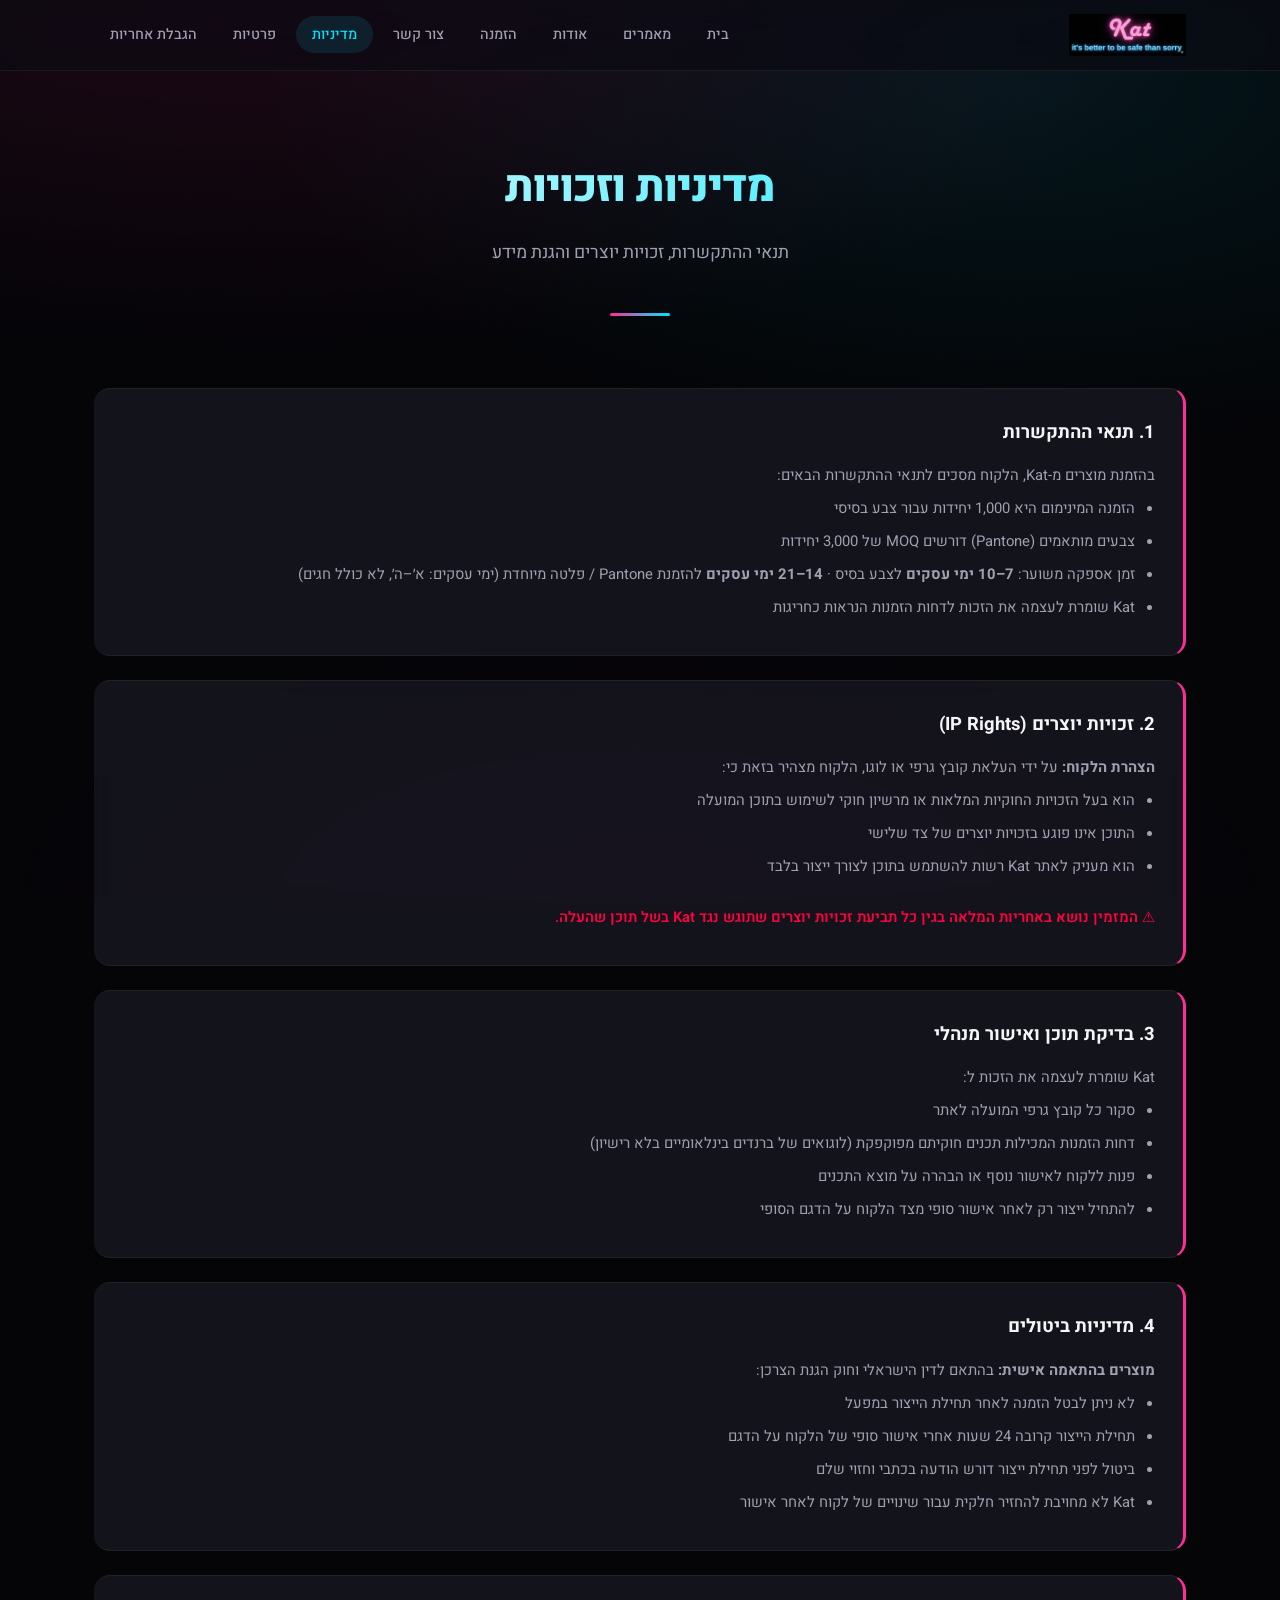
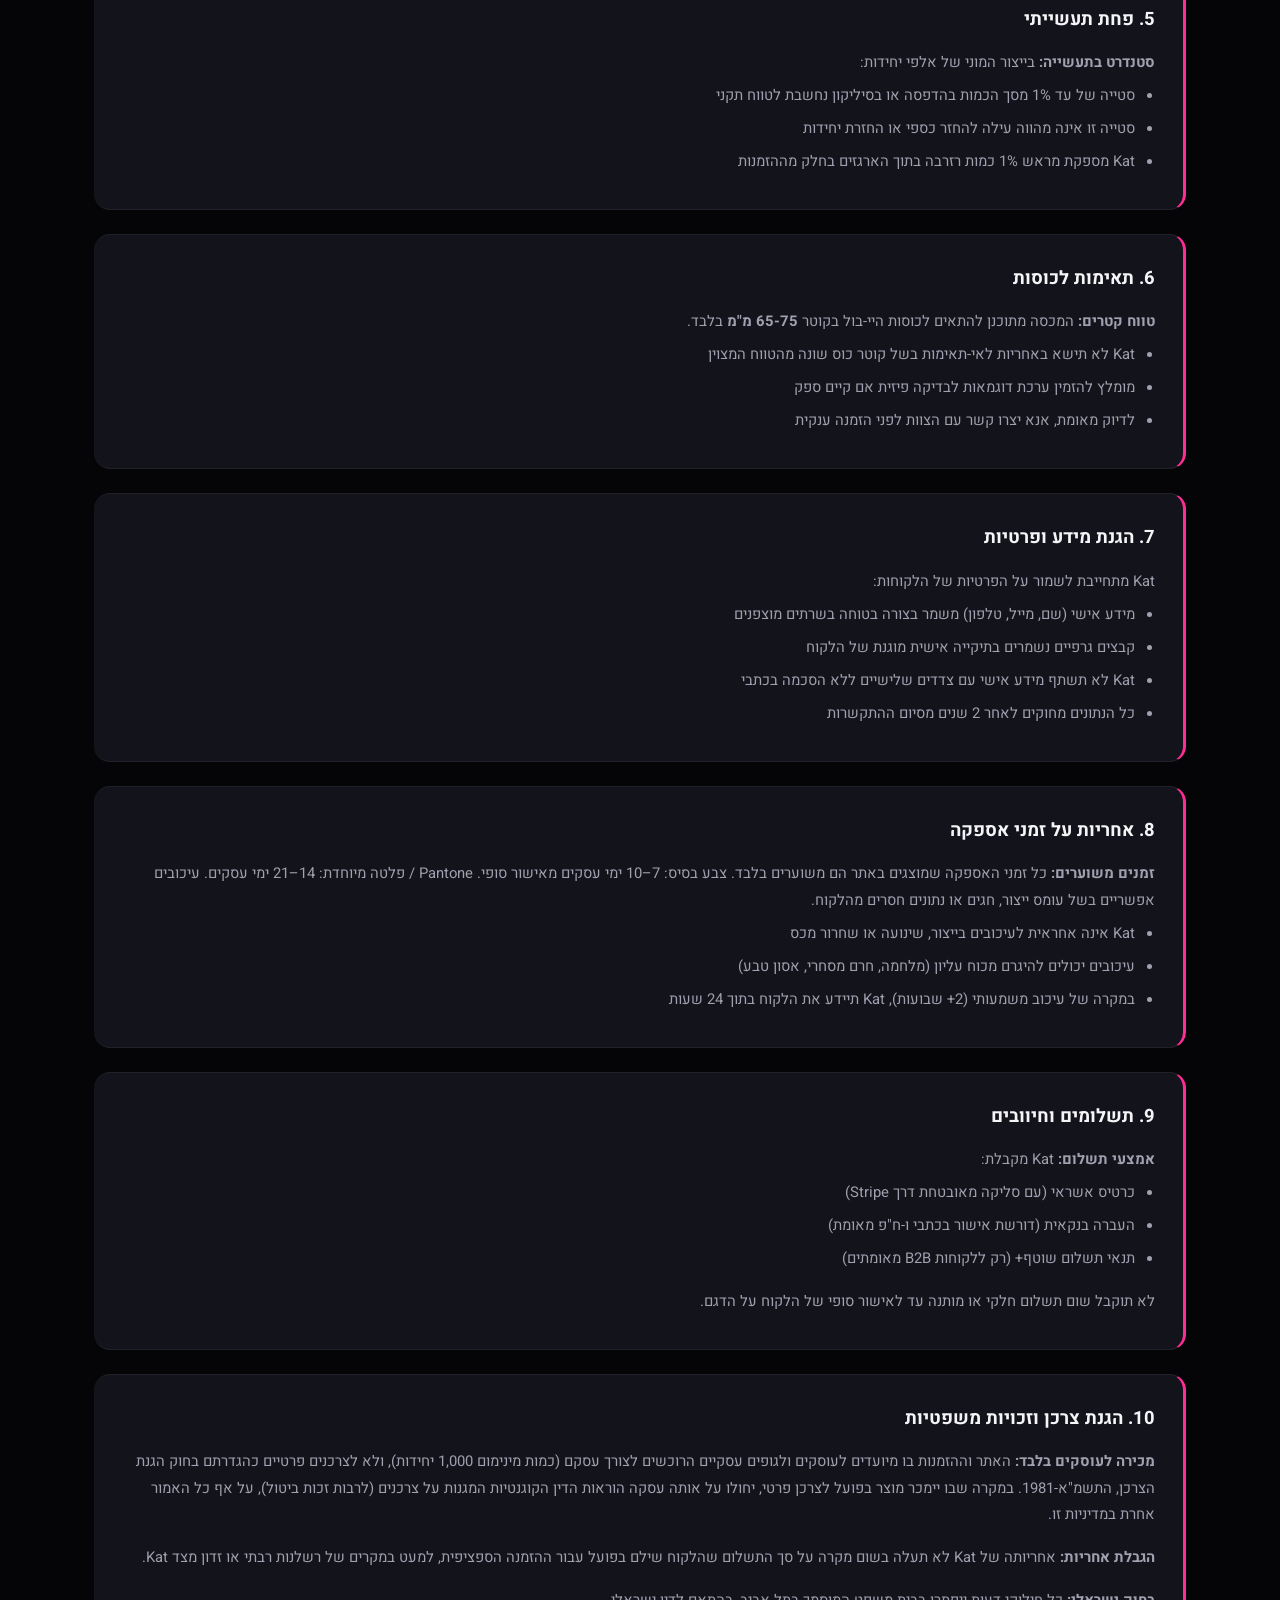
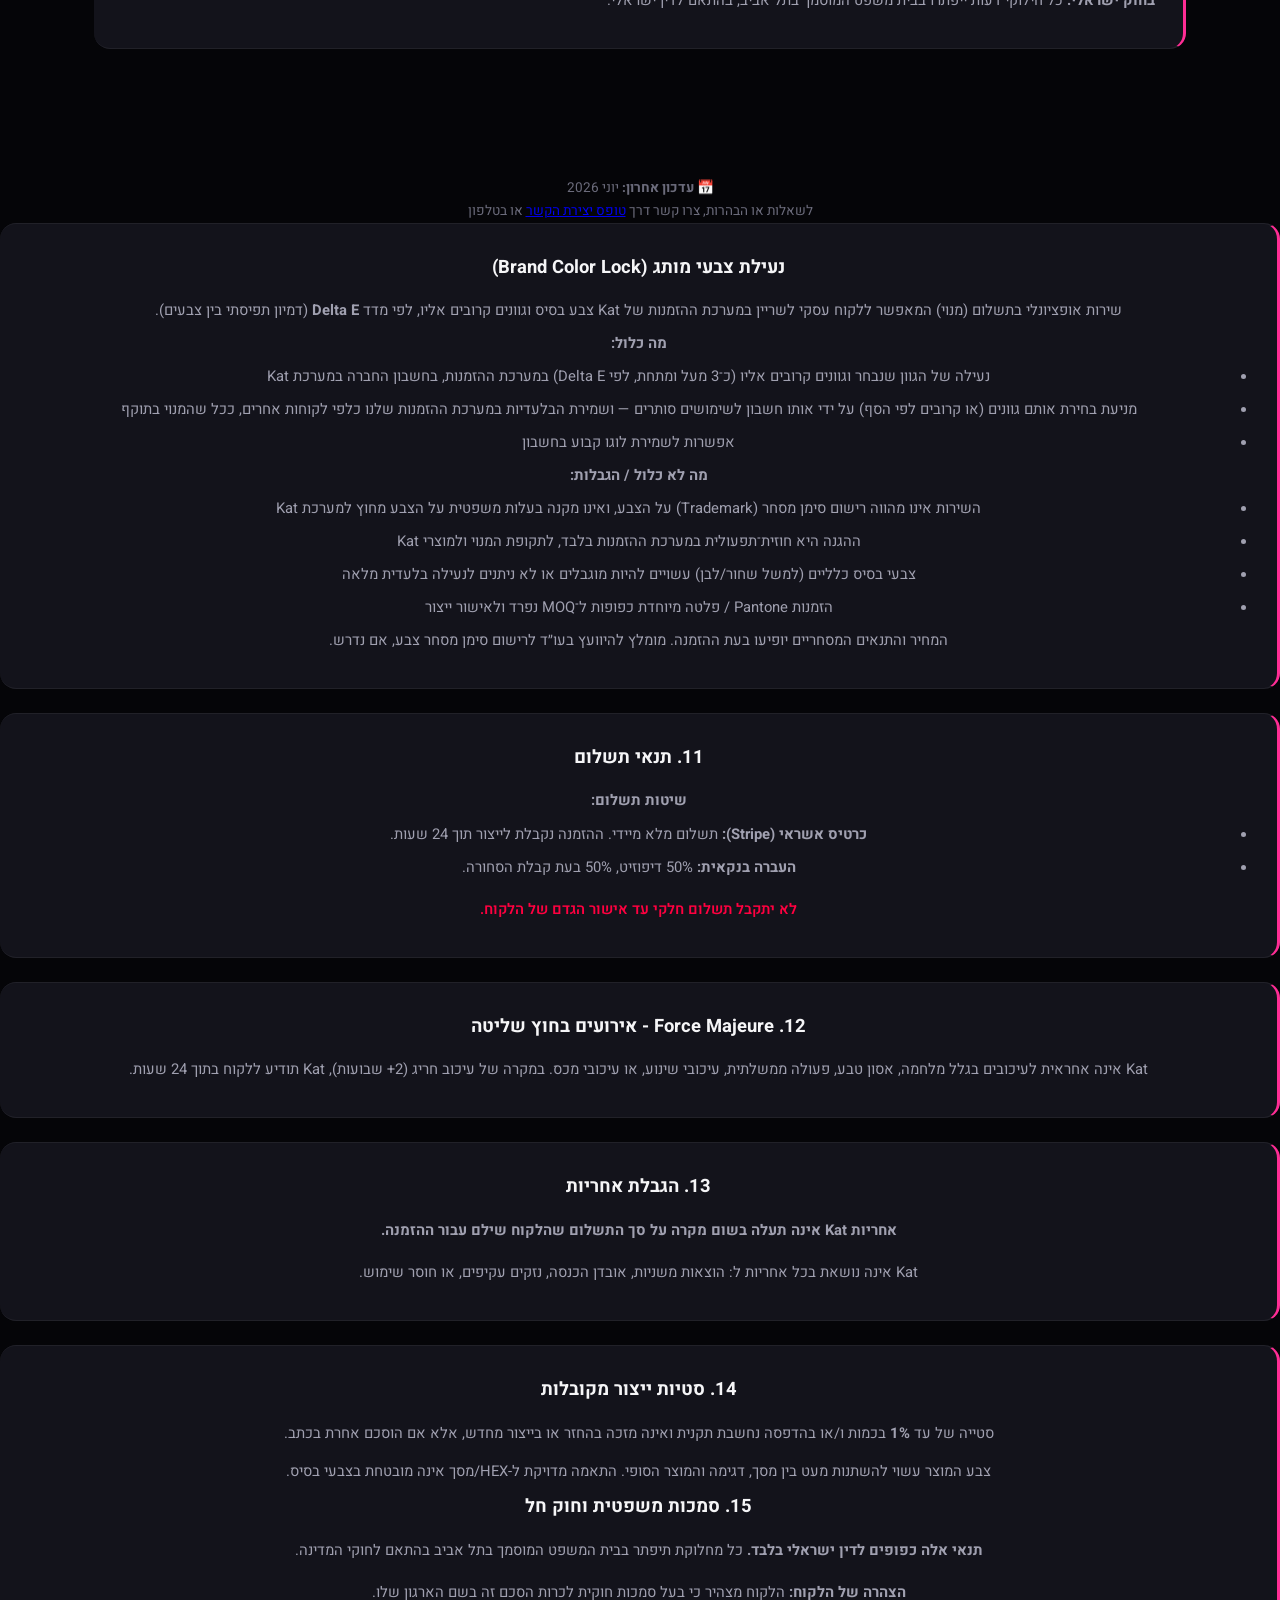
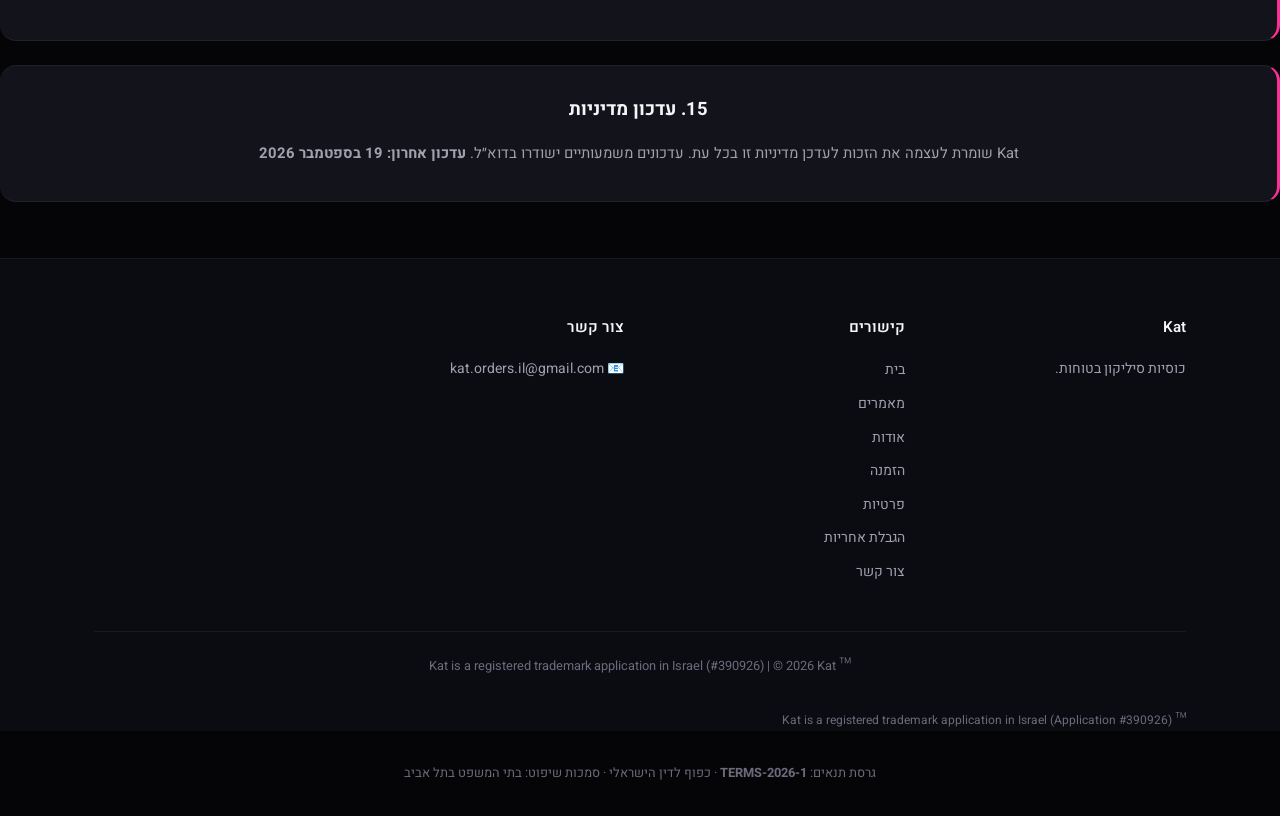
<file: policies.html>
<!DOCTYPE html>
<html lang="he" dir="rtl">
<head>
    <meta charset="UTF-8">
    <meta name="viewport" content="width=device-width, initial-scale=1.0">
    <title>Kat - מדיניות וזכויות</title>
    <link rel="stylesheet" href="styles.css">
</head>
<body>

<!-- Navigation Bar -->
<nav class="navbar">
    <div class="nav-container">
        <a href="index.html" class="logo" style="text-decoration:none;"><img src="images/logo.png" alt="Kat" style="height:42px;width:auto;"></a>
        <button class="nav-toggle" aria-label="תפריט" onclick="document.querySelector('.nav-links').classList.toggle('open')">☰</button>
        <ul class="nav-links">
            <li><a href="index.html">בית</a></li>
            <li><a href="articles.html">מאמרים</a></li>
            <li><a href="about.html">אודות</a></li>
            <li><a href="order.html">הזמנה</a></li>
            <li><a href="contact.html">צור קשר</a></li>
            <li><a href="policies.html" class="active">מדיניות</a></li>
            <li><a href="privacy.html">פרטיות</a></li>
            <li><a href="disclaimer.html">הגבלת אחריות</a></li>
        </ul>
    </div>
</nav>

<!-- Page Header -->
<section class="page-header">
    <div class="container">
        <h1>מדיניות וזכויות</h1>
        <p>תנאי ההתקשרות, זכויות יוצרים והגנת מידע</p>
    </div>
</section>

<!-- Policies Content -->
<section class="policies-section">
    <div class="container">

        <div class="policy-card">
            <h2>1. תנאי ההתקשרות</h2>
            <p>
                בהזמנת מוצרים מ-Kat, הלקוח מסכים לתנאי ההתקשרות הבאים:
            </p>
            <ul>
                <li>הזמנה המינימום היא 1,000 יחידות עבור צבע בסיסי</li>
                <li>צבעים מותאמים (Pantone) דורשים MOQ של 3,000 יחידות</li>
                <li>זמן אספקה משוער: <strong>7–10 ימי עסקים</strong> לצבע בסיס · <strong>14–21 ימי עסקים</strong> להזמנת Pantone / פלטה מיוחדת (ימי עסקים: א׳–ה׳, לא כולל חגים)</li>
                <li>Kat שומרת לעצמה את הזכות לדחות הזמנות הנראות כחריגות</li>
            </ul>
        </div>

        <div class="policy-card">
            <h2>2. זכויות יוצרים (IP Rights)</h2>
            <p>
                <strong>הצהרת הלקוח:</strong> על ידי העלאת קובץ גרפי או לוגו, הלקוח מצהיר בזאת כי:
            </p>
            <ul>
                <li>הוא בעל הזכויות החוקיות המלאות או מרשיון חוקי לשימוש בתוכן המועלה</li>
                <li>התוכן אינו פוגע בזכויות יוצרים של צד שלישי</li>
                <li>הוא מעניק לאתר Kat רשות להשתמש בתוכן לצורך ייצור בלבד</li>
            </ul>
            <p style="color: #FF0040; font-weight: 600; margin-top: 1.5rem;">
                ⚠️ המזמין נושא באחריות המלאה בגין כל תביעת זכויות יוצרים שתוגש נגד Kat בשל תוכן שהעלה.
            </p>
        </div>

        <div class="policy-card">
            <h2>3. בדיקת תוכן ואישור מנהלי</h2>
            <p>
                Kat שומרת לעצמה את הזכות ל:
            </p>
            <ul>
                <li>סקור כל קובץ גרפי המועלה לאתר</li>
                <li>דחות הזמנות המכילות תכנים חוקיתם מפוקפקת (לוגואים של ברנדים בינלאומיים בלא רישיון)</li>
                <li>פנות ללקוח לאישור נוסף או הבהרה על מוצא התכנים</li>
                <li>להתחיל ייצור רק לאחר אישור סופי מצד הלקוח על הדגם הסופי</li>
            </ul>
        </div>

        <div class="policy-card">
            <h2>4. מדיניות ביטולים</h2>
            <p>
                <strong>מוצרים בהתאמה אישית:</strong> בהתאם לדין הישראלי וחוק הגנת הצרכן:
            </p>
            <ul>
                <li>לא ניתן לבטל הזמנה לאחר תחילת הייצור במפעל</li>
                <li>תחילת הייצור קרובה 24 שעות אחרי אישור סופי של הלקוח על הדגם</li>
                <li>ביטול לפני תחילת ייצור דורש הודעה בכתבי וחזוי שלם</li>
                <li>Kat לא מחויבת להחזיר חלקית עבור שינויים של לקוח לאחר אישור</li>
            </ul>
        </div>

        <div class="policy-card">
            <h2>5. פחת תעשייתי</h2>
            <p>
                <strong>סטנדרט בתעשייה:</strong> בייצור המוני של אלפי יחידות:
            </p>
            <ul>
                <li>סטייה של עד 1% מסך הכמות בהדפסה או בסיליקון נחשבת לטווח תקני</li>
                <li>סטייה זו אינה מהווה עילה להחזר כספי או החזרת יחידות</li>
                <li>Kat מספקת מראש 1% כמות רזרבה בתוך הארגזים בחלק מההזמנות</li>
            </ul>
        </div>

        <div class="policy-card">
            <h2>6. תאימות לכוסות</h2>
            <p>
                <strong>טווח קטרים:</strong> המכסה מתוכנן להתאים לכוסות היי-בול בקוטר <strong>65-75 מ"מ</strong> בלבד.
            </p>
            <ul>
                <li>Kat לא תישא באחריות לאי-תאימות בשל קוטר כוס שונה מהטווח המצוין</li>
                <li>מומלץ להזמין ערכת דוגמאות לבדיקה פיזית אם קיים ספק</li>
                <li>לדיוק מאומת, אנא יצרו קשר עם הצוות לפני הזמנה ענקית</li>
            </ul>
        </div>

        <div class="policy-card">
            <h2>7. הגנת מידע ופרטיות</h2>
            <p>
                Kat מתחייבת לשמור על הפרטיות של הלקוחות:
            </p>
            <ul>
                <li>מידע אישי (שם, מייל, טלפון) משמר בצורה בטוחה בשרתים מוצפנים</li>
                <li>קבצים גרפיים נשמרים בתיקייה אישית מוגנת של הלקוח</li>
                <li>Kat לא תשתף מידע אישי עם צדדים שלישיים ללא הסכמה בכתבי</li>
                <li>כל הנתונים מחוקים לאחר 2 שנים מסיום ההתקשרות</li>
            </ul>
        </div>

        <div class="policy-card">
            <h2>8. אחריות על זמני אספקה</h2>
            <p>
                <strong>זמנים משוערים:</strong> כל זמני האספקה שמוצגים באתר הם משוערים בלבד. צבע בסיס: 7–10 ימי עסקים מאישור סופי. Pantone / פלטה מיוחדת: 14–21 ימי עסקים. עיכובים אפשריים בשל עומס ייצור, חגים או נתונים חסרים מהלקוח.
            </p>
            <ul>
                <li>Kat אינה אחראית לעיכובים בייצור, שינועה או שחרור מכס</li>
                <li>עיכובים יכולים להיגרם מכוח עליון (מלחמה, חרם מסחרי, אסון טבע)</li>
                <li>במקרה של עיכוב משמעותי (2+ שבועות), Kat תיידע את הלקוח בתוך 24 שעות</li>
            </ul>
        </div>

        <div class="policy-card">
            <h2>9. תשלומים וחיוובים</h2>
            <p>
                <strong>אמצעי תשלום:</strong> Kat מקבלת:
            </p>
            <ul>
                <li>כרטיס אשראי (עם סליקה מאובטחת דרך Stripe)</li>
                <li>העברה בנקאית (דורשת אישור בכתבי ו-ח"פ מאומת)</li>
                <li>תנאי תשלום שוטף+ (רק ללקוחות B2B מאומתים)</li>
            </ul>
            <p style="margin-top: 1rem;">
                לא תוקבל שום תשלום חלקי או מותנה עד לאישור סופי של הלקוח על הדגם.
            </p>
        </div>

        <div class="policy-card">
            <h2>10. הגנת צרכן וזכויות משפטיות</h2>
            <p>
                <strong>מכירה לעוסקים בלבד:</strong> האתר וההזמנות בו מיועדים לעוסקים ולגופים עסקיים הרוכשים לצורך עסקם (כמות מינימום 1,000 יחידות), ולא לצרכנים פרטיים כהגדרתם בחוק הגנת הצרכן, התשמ"א-1981. במקרה שבו יימכר מוצר בפועל לצרכן פרטי, יחולו על אותה עסקה הוראות הדין הקוגנטיות המגנות על צרכנים (לרבות זכות ביטול), על אף כל האמור אחרת במדיניות זו.
            </p>
            <p style="margin-top: 1rem;">
                <strong>הגבלת אחריות:</strong> אחריותה של Kat לא תעלה בשום מקרה על סך התשלום שהלקוח שילם בפועל עבור ההזמנה הספציפית, למעט במקרים של רשלנות רבתי או זדון מצד Kat.
            </p>
            <p style="margin-top: 1rem;">
                <strong>בחוק ישראלי:</strong> כל חילוקי דעות ייפתרו בבית משפט המוסמך בתל אביב, בהתאם לדין ישראלי.
            </p>
        </div>

    </div>
</section>

<!-- Last Update -->
<section class="update-section">
    <div class="container">
        <p>📅 <strong>עדכון אחרון:</strong> יוני 2026</p>
        <p>לשאלות או הבהרות, צרו קשר דרך <a href="contact.html">טופס יצירת הקשר</a> או בטלפון </p>
    </div>

        <div class="policy-card">
            <h2>נעילת צבעי מותג (Brand Color Lock)</h2>
            <p>
                שירות אופציונלי בתשלום (מנוי) המאפשר ללקוח עסקי לשריין במערכת ההזמנות של Kat
                צבע בסיס וגוונים קרובים אליו, לפי מדד <strong>Delta E</strong> (דמיון תפיסתי בין צבעים).
            </p>
            <p><strong>מה כלול:</strong></p>
            <ul>
                <li>נעילה של הגוון שנבחר וגוונים קרובים אליו (כ־3 מעל ומתחת, לפי Delta E) במערכת ההזמנות, בחשבון החברה במערכת Kat</li>
                <li>מניעת בחירת אותם גוונים (או קרובים לפי הסף) על ידי אותו חשבון לשימושים סותרים — ושמירת הבלעדיות במערכת ההזמנות שלנו כלפי לקוחות אחרים, ככל שהמנוי בתוקף</li>
                <li>אפשרות לשמירת לוגו קבוע בחשבון</li>
            </ul>
            <p><strong>מה לא כלול / הגבלות:</strong></p>
            <ul>
                <li>השירות אינו מהווה רישום סימן מסחר (Trademark) על הצבע, ואינו מקנה בעלות משפטית על הצבע מחוץ למערכת Kat</li>
                <li>ההגנה היא חוזית־תפעולית במערכת ההזמנות בלבד, לתקופת המנוי ולמוצרי Kat</li>
                <li>צבעי בסיס כלליים (למשל שחור/לבן) עשויים להיות מוגבלים או לא ניתנים לנעילה בלעדית מלאה</li>
                <li>הזמנות Pantone / פלטה מיוחדת כפופות ל־MOQ נפרד ולאישור ייצור</li>
            </ul>
            <p>המחיר והתנאים המסחריים יופיעו בעת ההזמנה. מומלץ להיוועץ בעו״ד לרישום סימן מסחר צבע, אם נדרש.</p>
        </div>

        <div class="policy-card">
            <h2>11. תנאי תשלום</h2>
            <p><strong>שיטות תשלום:</strong></p>
            <ul>
                <li><strong>כרטיס אשראי (Stripe):</strong> תשלום מלא מיידי. ההזמנה נקבלת לייצור תוך 24 שעות.</li>
                <li><strong>העברה בנקאית:</strong> 50% דיפוזיט, 50% בעת קבלת הסחורה.</li>
            </ul>
            <p style="margin-top: 1rem; color: #FF0040; font-weight: 600;">לא יתקבל תשלום חלקי עד אישור הגדם של הלקוח.</p>
        </div>

        <div class="policy-card">
            <h2>12. Force Majeure - אירועים בחוץ שליטה</h2>
            <p>Kat אינה אחראית לעיכובים בגלל מלחמה, אסון טבע, פעולה ממשלתית, עיכובי שינוע, או עיכובי מכס. במקרה של עיכוב חריג (2+ שבועות), Kat תודיע ללקוח בתוך 24 שעות.</p>
        </div>

        <div class="policy-card">
            <h2>13. הגבלת אחריות</h2>
            <p><strong>אחריות Kat אינה תעלה בשום מקרה על סך התשלום שהלקוח שילם עבור ההזמנה.</strong></p>
            <p style="margin-top: 1rem;">Kat אינה נושאת בכל אחריות ל: הוצאות משניות, אובדן הכנסה, נזקים עקיפים, או חוסר שימוש.</p>
        </div>

        <div class="policy-card">
            <h2>14. סטיות ייצור מקובלות</h2>
            <p>סטייה של עד <strong>1%</strong> בכמות ו/או בהדפסה נחשבת תקנית ואינה מזכה בהחזר או בייצור מחדש, אלא אם הוסכם אחרת בכתב.</p>
            <p style="margin-top:0.75rem;">צבע המוצר עשוי להשתנות מעט בין מסך, דגימה והמוצר הסופי. התאמה מדויקת ל-HEX/מסך אינה מובטחת בצבעי בסיס.</p>

            <h2>15. סמכות משפטית וחוק חל</h2>
            <p><strong>תנאי אלה כפופים לדין ישראלי בלבד.</strong> כל מחלוקת תיפתר בבית המשפט המוסמך בתל אביב בהתאם לחוקי המדינה.</p>
            <p style="margin-top: 1rem;"><strong>הצהרה של הלקוח:</strong> הלקוח מצהיר כי בעל סמכות חוקית לכרות הסכם זה בשם הארגון שלו.</p>
        </div>

        <div class="policy-card">
            <h2>15. עדכון מדיניות</h2>
            <p>Kat שומרת לעצמה את הזכות לעדכן מדיניות זו בכל עת. עדכונים משמעותיים ישודרו בדוא״ל. <strong>עדכון אחרון: 19 בספטמבר 2026</strong></p>
        </div>
</section>

<!-- Footer -->
<footer class="footer">
    <div class="container">
        <div class="footer-content">
            <div class="footer-section">
                <h4>Kat</h4>
                <p>כוסיות סיליקון בטוחות.</p>
            </div>
            <div class="footer-section">
                <h4>קישורים</h4>
                <ul>
                    <li><a href="index.html">בית</a></li>
                    <li><a href="articles.html">מאמרים</a></li>
            <li><a href="about.html">אודות</a></li>
            <li><a href="order.html">הזמנה</a></li>
                    <li><a href="privacy.html">פרטיות</a></li>
            <li><a href="disclaimer.html">הגבלת אחריות</a></li>
                    <li><a href="contact.html">צור קשר</a></li>
                </ul>
            </div>
            <div class="footer-section">
                <h4>צור קשר</h4>
                <p>📧 kat.orders.il@gmail.com</p>
            </div>
        </div>
        <div class="footer-bottom">
            <p>™ Kat is a registered trademark application in Israel (#390926) | &copy; 2026 Kat</p>
        </div>
    <p class="tm-footer">™ Kat is a registered trademark application in Israel (Application #390926)</p>
        </div>
</footer>

<p style="text-align:center;color:var(--text-muted);font-size:0.8rem;margin:2rem 0;">גרסת תנאים: <strong>TERMS-2026-1</strong> · כפוף לדין הישראלי · סמכות שיפוט: בתי המשפט בתל אביב</p>
</body>
</html>
</file>
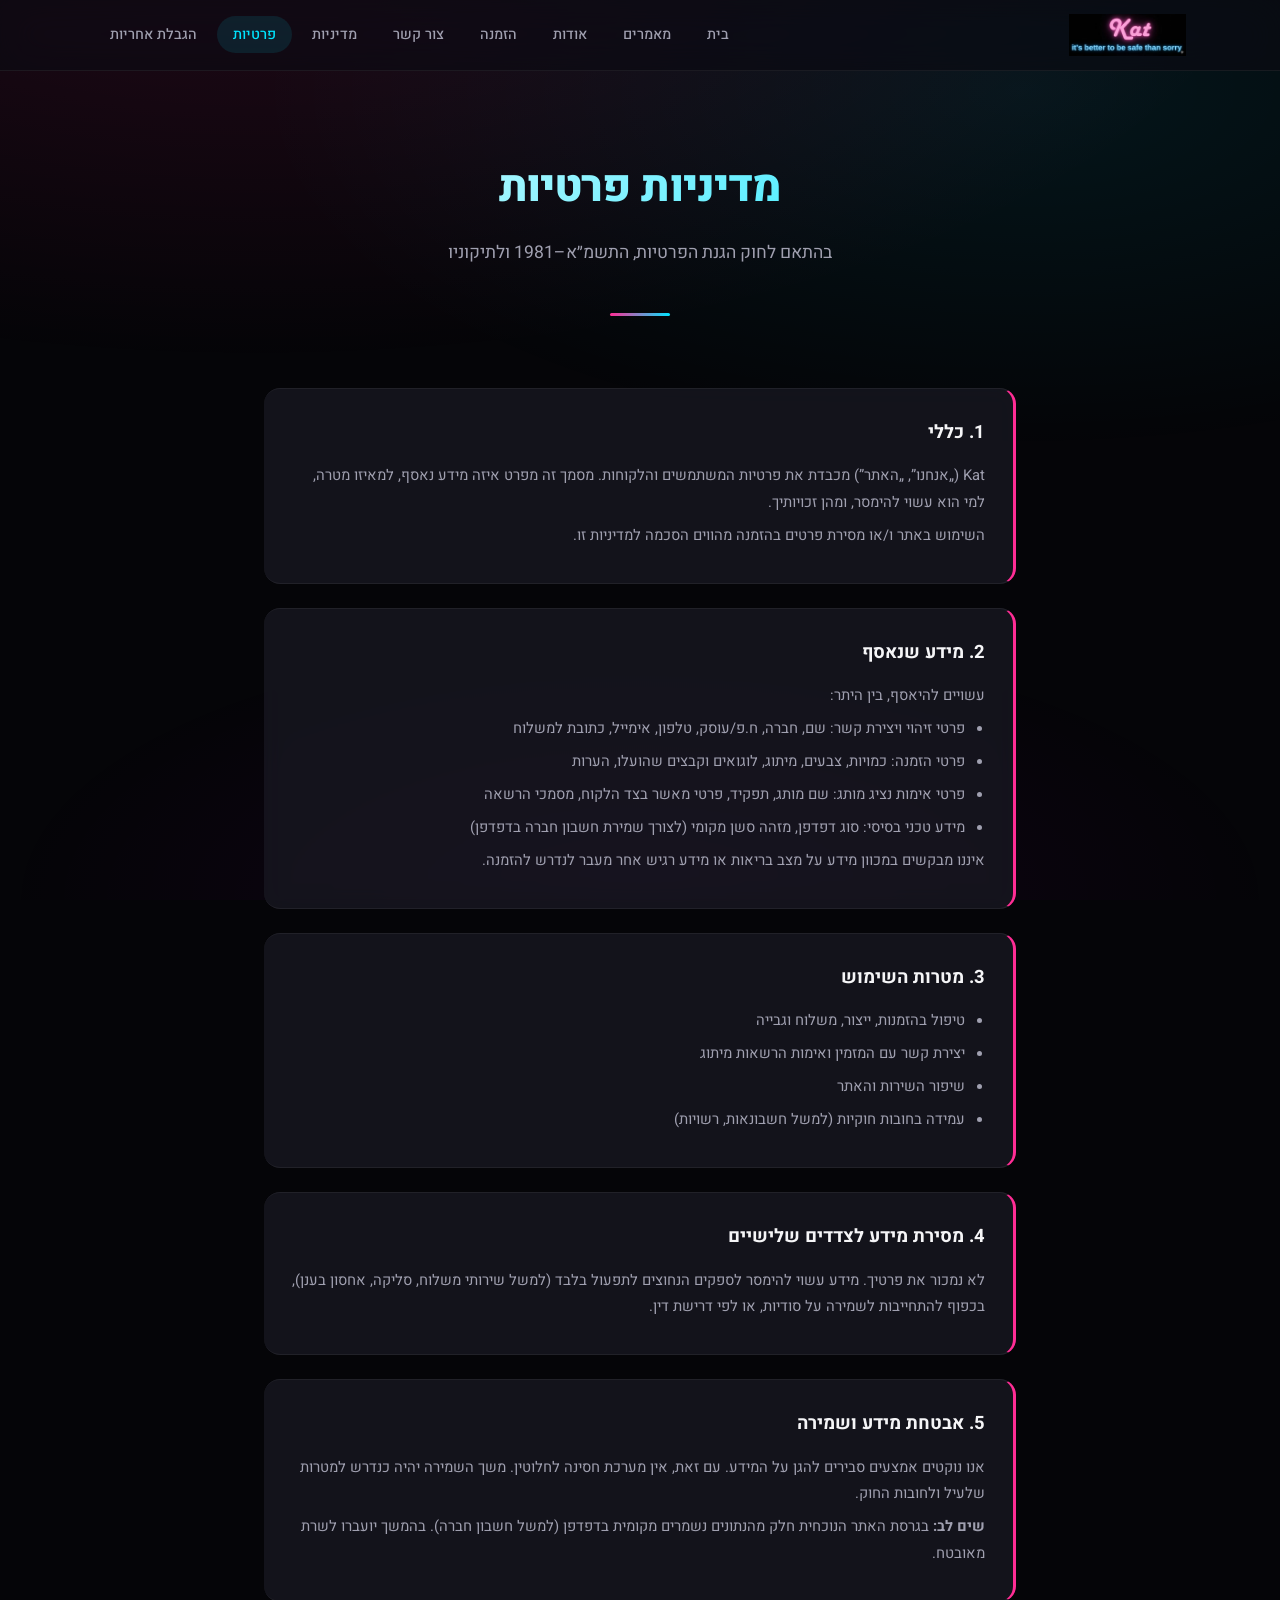
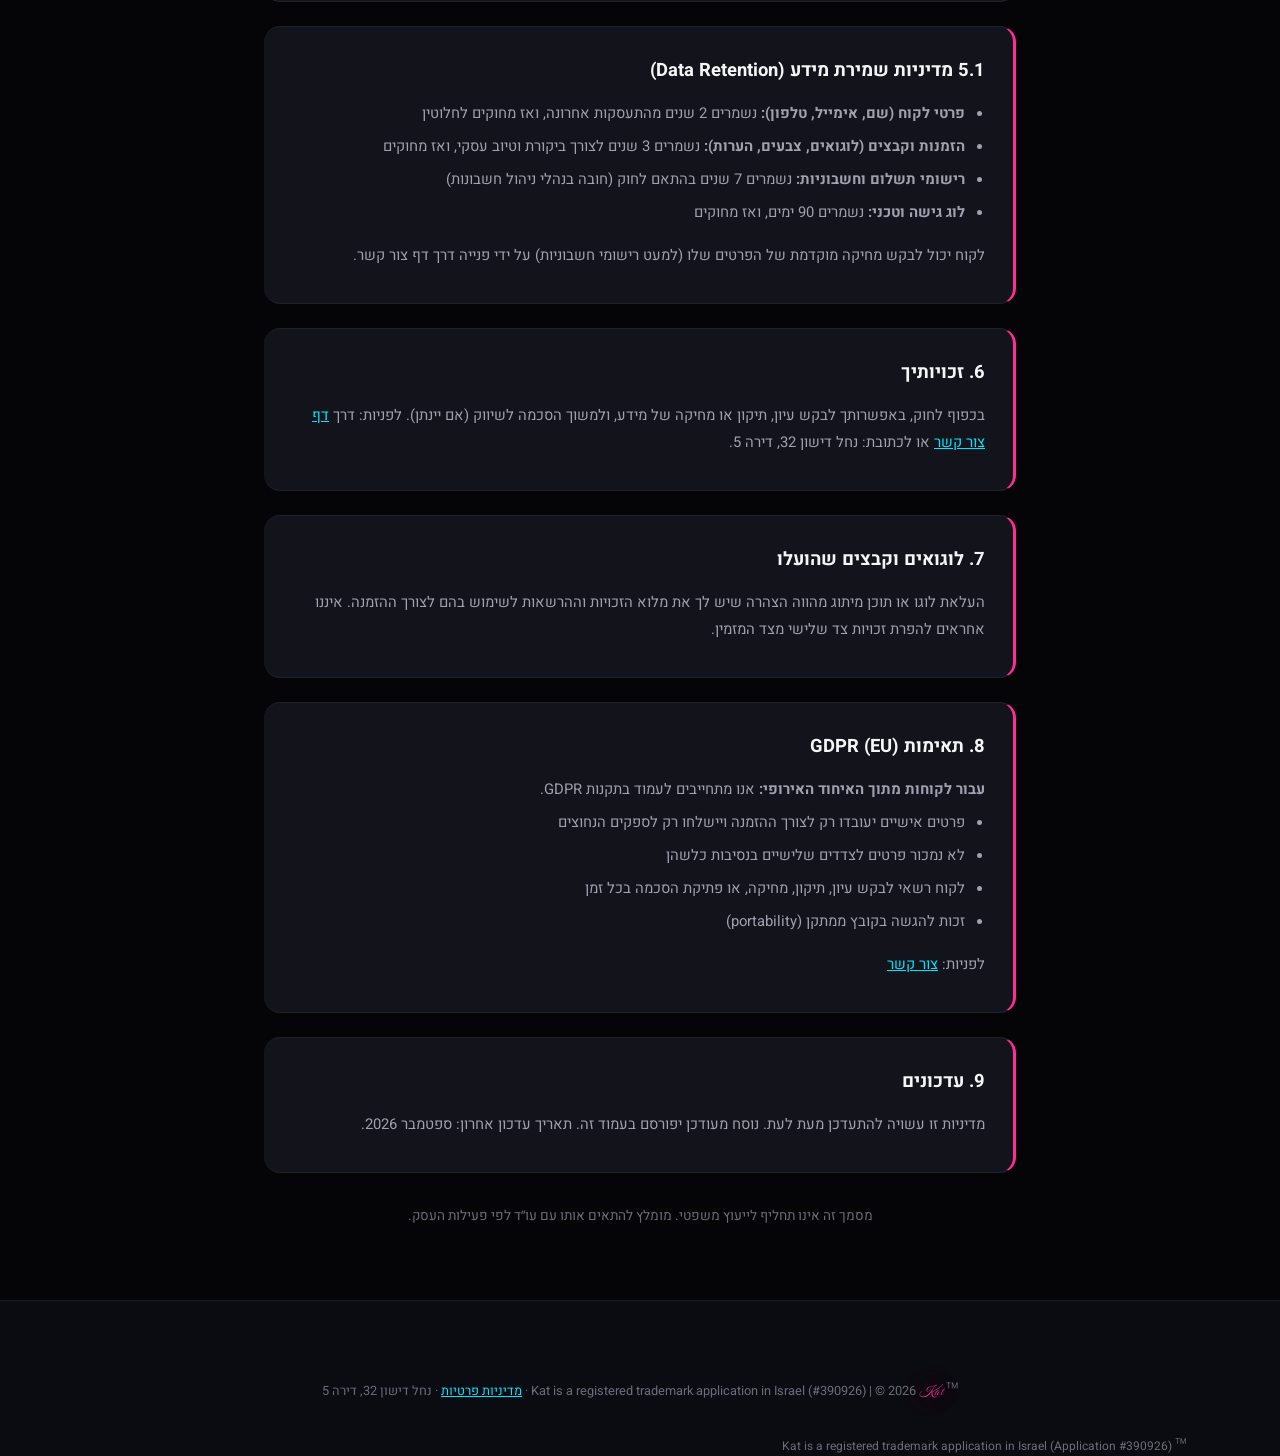
<file: privacy.html>
<!DOCTYPE html>
<html lang="he" dir="rtl">
<head>
    <meta charset="UTF-8">
    <meta name="viewport" content="width=device-width, initial-scale=1.0">
    <title>Kat - מדיניות פרטיות</title>
    <link rel="stylesheet" href="styles.css">
</head>
<body>
<nav class="navbar">
    <div class="nav-container">
        <a href="index.html" class="logo" style="text-decoration:none;"><img src="images/logo.png" alt="Kat" style="height:42px;width:auto;"></a>
        <button class="nav-toggle" aria-label="תפריט" onclick="document.querySelector('.nav-links').classList.toggle('open')">☰</button>
        <ul class="nav-links">
            <li><a href="index.html">בית</a></li>
            <li><a href="articles.html">מאמרים</a></li>
            <li><a href="about.html">אודות</a></li>
            <li><a href="order.html">הזמנה</a></li>
            <li><a href="contact.html">צור קשר</a></li>
            <li><a href="policies.html">מדיניות</a></li>
            <li><a href="privacy.html" class="active">פרטיות</a></li>
            <li><a href="disclaimer.html">הגבלת אחריות</a></li>
        </ul>
    </div>
</nav>

<section class="page-header">
    <div class="container">
        <h1>מדיניות פרטיות</h1>
        <p>בהתאם לחוק הגנת הפרטיות, התשמ״א–1981 ולתיקוניו</p>
    </div>
</section>

<section class="policies-section">
    <div class="container" style="max-width:800px;">
        <div class="policy-card">
            <h2>1. כללי</h2>
            <p>Kat („אנחנו”, „האתר”) מכבדת את פרטיות המשתמשים והלקוחות. מסמך זה מפרט איזה מידע נאסף, למאיזו מטרה, למי הוא עשוי להימסר, ומהן זכויותיך.</p>
            <p>השימוש באתר ו/או מסירת פרטים בהזמנה מהווים הסכמה למדיניות זו.</p>
        </div>
        <div class="policy-card">
            <h2>2. מידע שנאסף</h2>
            <p>עשויים להיאסף, בין היתר:</p>
            <ul>
                <li>פרטי זיהוי ויצירת קשר: שם, חברה, ח.פ/עוסק, טלפון, אימייל, כתובת למשלוח</li>
                <li>פרטי הזמנה: כמויות, צבעים, מיתוג, לוגואים וקבצים שהועלו, הערות</li>
                <li>פרטי אימות נציג מותג: שם מותג, תפקיד, פרטי מאשר בצד הלקוח, מסמכי הרשאה</li>
                <li>מידע טכני בסיסי: סוג דפדפן, מזהה סשן מקומי (לצורך שמירת חשבון חברה בדפדפן)</li>
            </ul>
            <p>איננו מבקשים במכוון מידע על מצב בריאות או מידע רגיש אחר מעבר לנדרש להזמנה.</p>
        </div>
        <div class="policy-card">
            <h2>3. מטרות השימוש</h2>
            <ul>
                <li>טיפול בהזמנות, ייצור, משלוח וגבייה</li>
                <li>יצירת קשר עם המזמין ואימות הרשאות מיתוג</li>
                <li>שיפור השירות והאתר</li>
                <li>עמידה בחובות חוקיות (למשל חשבונאות, רשויות)</li>
            </ul>
        </div>
        <div class="policy-card">
            <h2>4. מסירת מידע לצדדים שלישיים</h2>
            <p>לא נמכור את פרטיך. מידע עשוי להימסר לספקים הנחוצים לתפעול בלבד (למשל שירותי משלוח, סליקה, אחסון בענן), בכפוף להתחייבות לשמירה על סודיות, או לפי דרישת דין.</p>
        </div>
        <div class="policy-card">
            <h2>5. אבטחת מידע ושמירה</h2>
            <p>אנו נוקטים אמצעים סבירים להגן על המידע. עם זאת, אין מערכת חסינה לחלוטין. משך השמירה יהיה כנדרש למטרות שלעיל ולחובות החוק.</p>
            <p><strong>שים לב:</strong> בגרסת האתר הנוכחית חלק מהנתונים נשמרים מקומית בדפדפן (למשל חשבון חברה). בהמשך יועברו לשרת מאובטח.</p>
        </div>
        <div class="policy-card">
            <h2>5.1 מדיניות שמירת מידע (Data Retention)</h2>
            <ul>
                <li><strong>פרטי לקוח (שם, אימייל, טלפון):</strong> נשמרים 2 שנים מהתעסקות אחרונה, ואז מחוקים לחלוטין</li>
                <li><strong>הזמנות וקבצים (לוגואים, צבעים, הערות):</strong> נשמרים 3 שנים לצורך ביקורת וטיוב עסקי, ואז מחוקים</li>
                <li><strong>רישומי תשלום וחשבוניות:</strong> נשמרים 7 שנים בהתאם לחוק (חובה בנהלי ניהול חשבונות)</li>
                <li><strong>לוג גישה וטכני:</strong> נשמרים 90 ימים, ואז מחוקים</li>
            </ul>
            <p style="margin-top: 1rem;">לקוח יכול לבקש מחיקה מוקדמת של הפרטים שלו (למעט רישומי חשבוניות) על ידי פנייה דרך דף צור קשר.</p>
        </div>
        <div class="policy-card">
            <h2>6. זכויותיך</h2>
            <p>בכפוף לחוק, באפשרותך לבקש עיון, תיקון או מחיקה של מידע, ולמשוך הסכמה לשיווק (אם יינתן). לפניות: דרך <a href="contact.html" style="color:var(--neon-cyan);">דף צור קשר</a> או לכתובת: נחל דישון 32, דירה 5.</p>
        </div>
        <div class="policy-card">
            <h2>7. לוגואים וקבצים שהועלו</h2>
            <p>העלאת לוגו או תוכן מיתוג מהווה הצהרה שיש לך את מלוא הזכויות וההרשאות לשימוש בהם לצורך ההזמנה. איננו אחראים להפרת זכויות צד שלישי מצד המזמין.</p>
        </div>
        <div class="policy-card">
            <h2>8. תאימות GDPR (EU)</h2>
            <p><strong>עבור לקוחות מתוך האיחוד האירופי:</strong> אנו מתחייבים לעמוד בתקנות GDPR.</p>
            <ul>
                <li>פרטים אישיים יעובדו רק לצורך ההזמנה ויישלחו רק לספקים הנחוצים</li>
                <li>לא נמכור פרטים לצדדים שלישיים בנסיבות כלשהן</li>
                <li>לקוח רשאי לבקש עיון, תיקון, מחיקה, או פתיקת הסכמה בכל זמן</li>
                <li>זכות להגשה בקובץ ממתקן (portability)</li>
            </ul>
            <p style="margin-top: 1rem;">לפניות: <a href="contact.html" style="color:var(--neon-cyan);">צור קשר</a></p>
        </div>
        <div class="policy-card">
            <h2>9. עדכונים</h2>
            <p>מדיניות זו עשויה להתעדכן מעת לעת. נוסח מעודכן יפורסם בעמוד זה. תאריך עדכון אחרון: ספטמבר 2026.</p>
        </div>
        <p style="text-align:center;color:var(--text-muted);font-size:0.85rem;margin-top:2rem;">מסמך זה אינו תחליף לייעוץ משפטי. מומלץ להתאים אותו עם עו״ד לפי פעילות העסק.</p>
    </div>
</section>

<footer class="footer">
    <div class="container">
        <div class="footer-bottom" style="border:none;">
            <p>™ Kat is a registered trademark application in Israel (#390926) | &copy; 2026 <span class="kat-brand">Kat</span> · <a href="privacy.html" style="color:var(--neon-cyan);">מדיניות פרטיות</a> · נחל דישון 32, דירה 5</p>
        </div>
    <p class="tm-footer">™ Kat is a registered trademark application in Israel (Application #390926)</p>
        </div>
</footer>
</body>
</html>
</file>
<file: styles.css>
/* ==================== KAT – Modern Redesign ==================== */

@import url('https://fonts.googleapis.com/css2?family=Heebo:wght@300;400;500;600;700;800;900&family=Great+Vibes&display=swap');

* {
    margin: 0;
    padding: 0;
    box-sizing: border-box;
}

:root {
    /* Refined Neon Palette */
    --neon-red: #FF2D55;
    --neon-cyan: #00E5FF;
    --neon-green: #00E676;
    --neon-yellow: #FFEA00;
    --neon-pink: #FF2D95;
    --neon-violet: #D500F9;
    
    /* Backgrounds */
    --bg-deep: #050508;
    --bg-primary: #0B0B12;
    --surface: #12121A;
    --surface-elevated: #1A1A24;
    --surface-card: rgba(26, 26, 36, 0.7);
    
    /* Borders & Glows */
    --border-subtle: rgba(255, 255, 255, 0.06);
    --border-accent: rgba(0, 229, 255, 0.25);
    --glow-pink: rgba(255, 45, 149, 0.35);
    --glow-cyan: rgba(0, 229, 255, 0.3);
    
    /* Text */
    --text-primary: #F5F5F7;
    --text-secondary: #A0A0B0;
    --text-muted: #6B6B7B;
    
    /* Spacing & Radius */
    --radius-sm: 10px;
    --radius-md: 16px;
    --radius-lg: 24px;
    --radius-xl: 32px;
    
    /* Transitions */
    --ease: cubic-bezier(0.4, 0, 0.2, 1);
}

html {
    scroll-behavior: smooth;
}

body {
    font-family: 'Heebo', system-ui, -apple-system, sans-serif;
    background: var(--bg-deep);
    color: var(--text-primary);
    line-height: 1.7;
    overflow-x: hidden;
    -webkit-font-smoothing: antialiased;
}

/* Subtle ambient background */
body::before {
    content: '';
    position: fixed;
    inset: 0;
    background: 
        radial-gradient(ellipse 80% 50% at 20% -10%, rgba(255, 45, 149, 0.12), transparent),
        radial-gradient(ellipse 60% 40% at 80% 10%, rgba(0, 229, 255, 0.08), transparent),
        radial-gradient(ellipse 50% 30% at 50% 100%, rgba(213, 0, 249, 0.06), transparent);
    pointer-events: none;
    z-index: -1;
}

.container {
    max-width: 1140px;
    margin: 0 auto;
    padding: 0 1.5rem;
}

/* ==================== NAVIGATION ==================== */

.navbar {
    position: sticky;
    top: 0;
    width: 100%;
    background: rgba(11, 11, 18, 0.75);
    backdrop-filter: blur(20px) saturate(180%);
    -webkit-backdrop-filter: blur(20px) saturate(180%);
    border-bottom: 1px solid var(--border-subtle);
    padding: 0.875rem 0;
    z-index: 1000;
    transition: background 0.3s var(--ease);
}

.nav-container {
    max-width: 1140px;
    margin: 0 auto;
    padding: 0 1.5rem;
    display: flex;
    justify-content: space-between;
    align-items: center;
}

.logo {
    font-size: 1.5rem;
    font-weight: 800;
    letter-spacing: -0.02em;
    background: linear-gradient(135deg, var(--neon-pink) 0%, var(--neon-violet) 50%, var(--neon-cyan) 100%);
    -webkit-background-clip: text;
    -webkit-text-fill-color: transparent;
    background-clip: text;
}

.nav-links {
    display: flex;
    list-style: none;
    gap: 0.25rem;
}

.nav-links a {
    color: var(--text-secondary);
    text-decoration: none;
    font-size: 0.9rem;
    font-weight: 500;
    padding: 0.5rem 1rem;
    border-radius: 999px;
    transition: all 0.25s var(--ease);
}

.nav-links a:hover {
    color: var(--text-primary);
    background: rgba(255, 255, 255, 0.05);
}

.nav-links a.active {
    color: var(--neon-cyan);
    background: rgba(0, 229, 255, 0.1);
}

/* Mobile menu toggle (hidden on desktop) */
.nav-toggle {
    display: none;
    background: none;
    border: none;
    color: var(--text-primary);
    font-size: 1.5rem;
    cursor: pointer;
    padding: 0.25rem;
}

/* ==================== HERO ==================== */

.hero {
    padding: 6rem 0 5rem;
    min-height: calc(100vh - 70px);
    display: flex;
    align-items: center;
    position: relative;
}

.hero-container {
    display: grid;
    grid-template-columns: 1.1fr 0.9fr;
    gap: 4rem;
    align-items: center;
    width: 100%;
    max-width: 1140px;
    margin: 0 auto;
    padding: 0 1.5rem;
}

.hero-title {
    font-size: clamp(3rem, 7vw, 4.5rem);
    font-weight: 900;
    letter-spacing: -0.03em;
    margin-bottom: 0.75rem;
    background: linear-gradient(135deg, #fff 0%, var(--neon-pink) 40%, var(--neon-cyan) 100%);
    -webkit-background-clip: text;
    -webkit-text-fill-color: transparent;
    background-clip: text;
    line-height: 1.1;
}

.hero-subtitle {
    font-size: 1.25rem;
    font-weight: 400;
    color: var(--neon-cyan);
    margin-bottom: 1.5rem;
    letter-spacing: 0.04em;
    opacity: 0.95;
}

.hero-description {
    font-size: 1.05rem;
    color: var(--text-secondary);
    margin-bottom: 2rem;
    max-width: 480px;
    line-height: 1.75;
}

.hero-buttons {
    display: flex;
    flex-wrap: wrap;
    gap: 0.875rem;
    margin-bottom: 2rem;
}

.hero-stats {
    display: flex;
    flex-wrap: wrap;
    gap: 1.25rem;
    font-size: 0.85rem;
    color: var(--text-muted);
}

.hero-stats span {
    display: inline-flex;
    align-items: center;
    gap: 0.35rem;
}

.hero-visual {
    display: flex;
    align-items: center;
    justify-content: center;
    position: relative;
}

.hero-visual::before {
    content: '';
    position: absolute;
    width: 280px;
    height: 280px;
    background: radial-gradient(circle, var(--glow-pink) 0%, transparent 70%);
    filter: blur(40px);
    z-index: -1;
    animation: pulse-glow 4s ease-in-out infinite;
}

@keyframes pulse-glow {
    0%, 100% { opacity: 0.6; transform: scale(1); }
    50% { opacity: 1; transform: scale(1.08); }
}

.product-svg {
    width: min(300px, 80vw);
    filter: drop-shadow(0 0 40px var(--glow-pink)) drop-shadow(0 0 80px var(--glow-cyan));
    animation: float 5s ease-in-out infinite;
}

@keyframes float {
    0%, 100% { transform: translateY(0) rotate(0deg); }
    50% { transform: translateY(-18px) rotate(2deg); }
}

/* ==================== BUTTONS ==================== */

.btn {
    padding: 0.875rem 1.75rem;
    font-size: 0.95rem;
    font-weight: 600;
    font-family: inherit;
    border: none;
    cursor: pointer;
    border-radius: 999px;
    transition: all 0.3s var(--ease);
    text-decoration: none;
    display: inline-flex;
    align-items: center;
    gap: 0.5rem;
    letter-spacing: 0.01em;
}

.btn-primary {
    background: linear-gradient(135deg, var(--neon-pink), var(--neon-red));
    color: white;
    box-shadow: 0 4px 24px var(--glow-pink);
}

.btn-primary:hover {
    box-shadow: 0 8px 32px var(--glow-pink);
    transform: translateY(-2px);
    filter: brightness(1.08);
}

.btn-secondary {
    background: transparent;
    border: 1.5px solid var(--border-accent);
    color: var(--neon-cyan);
}

.btn-secondary:hover {
    background: rgba(0, 229, 255, 0.08);
    border-color: var(--neon-cyan);
    box-shadow: 0 0 24px var(--glow-cyan);
    transform: translateY(-2px);
}

.btn-large {
    padding: 1rem 2.25rem !important;
    font-size: 1rem !important;
}

/* ==================== SECTIONS ==================== */

.page-header {
    padding: 5rem 0 3rem;
    text-align: center;
    position: relative;
}

.page-header::after {
    content: '';
    position: absolute;
    bottom: 0;
    left: 50%;
    transform: translateX(-50%);
    width: 60px;
    height: 3px;
    background: linear-gradient(90deg, var(--neon-pink), var(--neon-cyan));
    border-radius: 2px;
}

.page-header h1 {
    font-size: clamp(2rem, 5vw, 2.75rem);
    font-weight: 800;
    letter-spacing: -0.02em;
    margin-bottom: 0.75rem;
    background: linear-gradient(135deg, #fff, var(--neon-cyan));
    -webkit-background-clip: text;
    -webkit-text-fill-color: transparent;
    background-clip: text;
}

.page-header p {
    font-size: 1.1rem;
    color: var(--text-secondary);
    max-width: 520px;
    margin: 0 auto;
}

.section-title {
    font-size: clamp(1.75rem, 4vw, 2.25rem);
    font-weight: 700;
    text-align: center;
    margin-bottom: 2.5rem;
    letter-spacing: -0.02em;
    color: var(--text-primary);
}

.features,
.colors-section,
.certifications,
.cta,
.faq-section,
.chat-section,
.contact-section,
.order-section,
.policies-section,
.disclaimers-section {
    padding: 4.5rem 0;
}

/* ==================== CARDS ==================== */

.features-grid,
.certs-grid,
.colors-showcase,
.faq-grid,
.color-options,
.contact-container {
    display: grid;
    gap: 1.5rem;
}

.features-grid {
    grid-template-columns: repeat(auto-fit, minmax(280px, 1fr));
}

.certs-grid {
    grid-template-columns: repeat(4, 1fr);
}

.colors-showcase {
    grid-template-columns: repeat(4, 1fr);
}

.faq-grid {
    grid-template-columns: repeat(2, 1fr);
}

.color-options {
    grid-template-columns: repeat(2, 1fr);
}

.contact-container {
    grid-template-columns: 1.4fr 1fr;
    gap: 2rem;
}

.feature-card,
.cert-card,
.faq-item,
.contact-item,
.policy-card,
.disclaimer-card {
    background: var(--surface-card);
    backdrop-filter: blur(12px);
    border: 1px solid var(--border-subtle);
    border-radius: var(--radius-md);
    padding: 1.75rem;
    transition: all 0.35s var(--ease);
}

.feature-card:hover,
.cert-card:hover {
    border-color: var(--border-accent);
    box-shadow: 0 12px 40px rgba(0, 0, 0, 0.3), 0 0 0 1px rgba(0, 229, 255, 0.1);
    transform: translateY(-6px);
    background: var(--surface-elevated);
}

.feature-icon {
    font-size: 2rem;
    margin-bottom: 1rem;
    display: inline-flex;
    width: 52px;
    height: 52px;
    align-items: center;
    justify-content: center;
    background: rgba(0, 229, 255, 0.08);
    border-radius: 14px;
}

.feature-card h3,
.cert-card h3,
.faq-item h3 {
    color: var(--text-primary);
    font-weight: 600;
    font-size: 1.1rem;
    margin-bottom: 0.5rem;
}

.feature-card p,
.cert-card p,
.faq-item p {
    color: var(--text-secondary);
    font-size: 0.9rem;
    line-height: 1.65;
}

.cert-icon {
    font-size: 1.75rem;
    color: var(--neon-green);
    margin-bottom: 0.75rem;
    display: flex;
    align-items: center;
    justify-content: center;
    width: 48px;
    height: 48px;
    margin-inline: auto;
    background: rgba(0, 230, 118, 0.1);
    border-radius: 12px;
}

.cert-card {
    text-align: center;
}

/* ==================== COLOR SHOWCASE ==================== */

.color-box {
    aspect-ratio: 1;
    border-radius: var(--radius-md);
    cursor: pointer;
    transition: all 0.35s var(--ease);
    border: 2px solid transparent;
    display: flex;
    align-items: flex-end;
    justify-content: center;
    padding-bottom: 1rem;
    font-weight: 600;
    font-size: 0.85rem;
    color: white;
    position: relative;
    overflow: hidden;
}

.color-box::after {
    content: '';
    position: absolute;
    inset: 0;
    background: linear-gradient(to top, rgba(0,0,0,0.5), transparent 50%);
    pointer-events: none;
}

.color-box:hover {
    transform: scale(1.04) translateY(-4px);
    box-shadow: 0 16px 40px rgba(0,0,0,0.4);
    border-color: rgba(255,255,255,0.2);
}

.color-box.red { background: var(--neon-red); }
.color-box.cyan { background: var(--neon-cyan); color: #0a0a0a; }
.color-box.green { background: var(--neon-green); color: #0a0a0a; }
.color-box.yellow { background: var(--neon-yellow); color: #0a0a0a; }
.color-box.pink { background: var(--neon-pink); }
.color-box.violet { background: var(--neon-violet); }
.color-box.black { background: #1a1a1a; border-color: var(--border-accent); }
.color-box.white { background: #f0f0f0; color: #0a0a0a; border-color: var(--border-accent); }

/* ==================== FORMS ==================== */

.form-group {
    margin-bottom: 1.25rem;
}

.form-label {
    display: block;
    color: var(--text-secondary);
    font-weight: 500;
    font-size: 0.875rem;
    margin-bottom: 0.5rem;
}

.form-input,
input[type="text"],
input[type="email"],
input[type="tel"],
input[type="number"],
select,
textarea {
    width: 100%;
    padding: 0.875rem 1rem;
    background: var(--surface);
    border: 1.5px solid var(--border-subtle);
    border-radius: var(--radius-sm);
    color: var(--text-primary);
    font-family: inherit;
    font-size: 0.95rem;
    transition: all 0.25s var(--ease);
}

.form-input:focus,
input[type="text"]:focus,
input[type="email"]:focus,
input[type="tel"]:focus,
input[type="number"]:focus,
select:focus,
textarea:focus {
    outline: none;
    border-color: var(--neon-cyan);
    box-shadow: 0 0 0 3px rgba(0, 229, 255, 0.15);
    background: var(--surface-elevated);
}

input[type="checkbox"],
input[type="radio"] {
    cursor: pointer;
    width: 18px;
    height: 18px;
    accent-color: var(--neon-cyan);
}

.checkbox-group,
.radio-group {
    display: flex;
    flex-direction: column;
    gap: 0.75rem;
}

.radio-option {
    display: flex;
    align-items: center;
    gap: 1rem;
    padding: 1rem 1.25rem;
    background: var(--surface);
    border: 1.5px solid var(--border-subtle);
    border-radius: var(--radius-sm);
    cursor: pointer;
    transition: all 0.25s var(--ease);
}

.radio-option:hover {
    border-color: var(--border-accent);
    background: var(--surface-elevated);
}

.radio-option input[type="radio"] {
    cursor: pointer;
}

.radio-option div {
    flex: 1;
}

.radio-option strong {
    color: var(--text-primary);
    display: block;
    margin-bottom: 0.15rem;
    font-weight: 600;
}

.radio-option p {
    color: var(--text-muted);
    font-size: 0.8rem;
    margin: 0;
}

/* ==================== ORDER SECTION ==================== */

.order-container {
    display: grid;
    grid-template-columns: 1fr 1fr;
    gap: 2.5rem;
}

.order-viewer {
    background: var(--surface-card);
    backdrop-filter: blur(12px);
    border: 1px solid var(--border-subtle);
    border-radius: var(--radius-lg);
    padding: 2rem;
    display: flex;
    flex-direction: column;
    align-items: center;
    justify-content: center;
    min-height: 520px;
    position: relative;
    overflow: hidden;
}

.order-viewer::before {
    content: '';
    position: absolute;
    width: 200px;
    height: 200px;
    background: radial-gradient(circle, var(--glow-pink), transparent 70%);
    filter: blur(50px);
    opacity: 0.5;
}

.order-viewer h3 {
    margin-bottom: 1.5rem;
    color: var(--text-primary);
    font-weight: 600;
    position: relative;
}

.product-preview {
    width: 260px;
    filter: drop-shadow(0 0 40px var(--glow-pink)) drop-shadow(0 0 60px var(--glow-cyan));
    position: relative;
    animation: float 5s ease-in-out infinite;
}

.viewer-hint {
    font-size: 0.8rem;
    color: var(--text-muted);
    margin-top: 1.5rem;
    text-align: center;
    position: relative;
}

.order-config {
    display: flex;
    flex-direction: column;
    gap: 1.25rem;
}

.config-tabs {
    display: grid;
    grid-template-columns: repeat(4, 1fr);
    gap: 0.5rem;
}

.tab-btn {
    padding: 0.75rem 0.5rem;
    background: var(--surface);
    border: 1px solid var(--border-subtle);
    color: var(--text-secondary);
    cursor: pointer;
    border-radius: var(--radius-sm);
    font-weight: 500;
    font-size: 0.8rem;
    font-family: inherit;
    transition: all 0.25s var(--ease);
}

.tab-btn:hover {
    border-color: var(--border-accent);
    color: var(--text-primary);
}

.tab-btn.active {
    background: linear-gradient(135deg, var(--neon-pink), var(--neon-red));
    border-color: transparent;
    color: white;
    box-shadow: 0 4px 16px var(--glow-pink);
}

.tab-content {
    display: none;
    background: var(--surface-card);
    backdrop-filter: blur(12px);
    border: 1px solid var(--border-subtle);
    border-radius: var(--radius-md);
    padding: 1.75rem;
}

.tab-content.active {
    display: block;
}

.tab-content h3 {
    color: var(--text-primary);
    font-weight: 600;
    margin-bottom: 1.25rem;
    font-size: 1.1rem;
}

.color-opt {
    padding: 1rem;
    background: var(--surface);
    border: 1.5px solid var(--border-subtle);
    border-radius: var(--radius-sm);
    cursor: pointer;
    text-align: center;
    transition: all 0.25s var(--ease);
    display: flex;
    flex-direction: column;
    align-items: center;
    gap: 0.5rem;
    color: var(--text-primary);
    font-weight: 500;
    font-size: 0.85rem;
}

.color-opt:hover {
    border-color: var(--neon-cyan);
    box-shadow: 0 0 20px var(--glow-cyan);
    transform: translateY(-2px);
}

.color-preview {
    width: 44px;
    height: 44px;
    border-radius: 10px;
    border: 2px solid rgba(255, 255, 255, 0.15);
}

.upload-area {
    border: 2px dashed var(--border-accent);
    border-radius: var(--radius-sm);
    padding: 2rem;
    text-align: center;
    cursor: pointer;
    transition: all 0.25s var(--ease);
    margin-bottom: 1rem;
    background: rgba(0, 229, 255, 0.02);
}

.upload-area:hover {
    border-color: var(--neon-cyan);
    background: rgba(0, 229, 255, 0.06);
}

.upload-area p {
    margin: 0.4rem 0;
    color: var(--text-secondary);
    font-size: 0.9rem;
}

.price-box {
    background: linear-gradient(135deg, rgba(255, 45, 149, 0.08), rgba(0, 229, 255, 0.08));
    border: 1px solid var(--border-accent);
    border-radius: var(--radius-md);
    padding: 1.5rem;
    margin: 1.5rem 0;
}

.price-row {
    display: flex;
    justify-content: space-between;
    margin-bottom: 0.75rem;
    font-size: 0.95rem;
    color: var(--text-secondary);
}

.price-row.total {
    border-top: 1px solid var(--border-subtle);
    padding-top: 0.875rem;
    margin-top: 0.5rem;
    font-size: 1.15rem;
    font-weight: 700;
    color: var(--neon-cyan);
}

.info-box {
    padding: 1rem 1.25rem;
    border-radius: var(--radius-sm);
    font-size: 0.85rem;
    margin-top: 1rem;
}

.info-box.warning {
    background: rgba(255, 45, 85, 0.08);
    border: 1px solid rgba(255, 45, 85, 0.3);
    color: var(--text-secondary);
}

/* ==================== CONTACT ==================== */

.contact-form-box {
    background: var(--surface-card);
    backdrop-filter: blur(12px);
    border: 1px solid var(--border-subtle);
    border-radius: var(--radius-lg);
    padding: 2rem;
}

.contact-form-box h2 {
    color: var(--text-primary);
    font-weight: 700;
    margin-bottom: 1.5rem;
    font-size: 1.35rem;
}

.contact-info-box {
    display: flex;
    flex-direction: column;
    gap: 1.25rem;
}

.contact-info-box h2 {
    color: var(--text-primary);
    font-weight: 700;
    font-size: 1.35rem;
}

.contact-item {
    background: var(--surface-card);
    border: 1px solid var(--border-subtle);
    border-radius: var(--radius-md);
    padding: 1.25rem 1.5rem;
    display: flex;
    gap: 1rem;
    align-items: flex-start;
    transition: all 0.3s var(--ease);
}

.contact-item:hover {
    border-color: var(--border-accent);
    transform: translateX(-4px);
}

.contact-icon {
    font-size: 1.5rem;
    min-width: 44px;
    height: 44px;
    display: flex;
    align-items: center;
    justify-content: center;
    background: rgba(0, 229, 255, 0.08);
    border-radius: 12px;
}

.contact-detail h4 {
    color: var(--text-primary);
    font-weight: 600;
    margin-bottom: 0.25rem;
    font-size: 0.95rem;
}

.contact-detail p {
    color: var(--text-secondary);
    font-size: 0.875rem;
}

.contact-detail a {
    color: var(--neon-cyan);
    text-decoration: none;
    transition: opacity 0.2s;
}

.contact-detail a:hover {
    opacity: 0.8;
    text-decoration: underline;
}

/* ==================== POLICIES & DISCLAIMER ==================== */

.policy-card,
.disclaimer-card {
    margin-bottom: 1.5rem;
    border-right: 3px solid var(--neon-pink);
    border-left: none;
}

.policy-card h2,
.disclaimer-card h2 {
    color: var(--text-primary);
    font-size: 1.15rem;
    font-weight: 700;
    margin-bottom: 0.875rem;
}

.policy-card p,
.policy-card ul,
.policy-card li,
.disclaimer-card p,
.disclaimer-card ul,
.disclaimer-card li {
    color: var(--text-secondary);
    font-size: 0.925rem;
    line-height: 1.8;
    margin-bottom: 0.4rem;
}

.policy-card ul,
.disclaimer-card ul {
    margin-right: 1.25rem;
    list-style-position: outside;
}

.warning-card {
    background: rgba(255, 45, 85, 0.06);
    border: 1px solid rgba(255, 45, 85, 0.25);
    border-radius: var(--radius-md);
    padding: 1.75rem;
    margin-bottom: 1.5rem;
}

.warning-card.critical h2 {
    color: var(--neon-red);
}

.acceptance-section {
    padding: 3rem 0;
}

.acceptance-box {
    background: linear-gradient(135deg, rgba(255, 45, 149, 0.06), rgba(0, 229, 255, 0.06));
    border: 1px solid var(--border-accent);
    border-radius: var(--radius-lg);
    padding: 2.5rem;
    text-align: center;
}

.acceptance-box h3 {
    color: var(--text-primary);
    font-size: 1.35rem;
    font-weight: 700;
    margin-bottom: 0.75rem;
}

.acceptance-box p {
    color: var(--text-secondary);
    font-size: 0.95rem;
}

.update-section {
    padding: 2rem 0;
    text-align: center;
    color: var(--text-muted);
    font-size: 0.85rem;
}

/* ==================== CTA ==================== */

.cta {
    background: linear-gradient(135deg, rgba(255, 45, 149, 0.06), rgba(0, 229, 255, 0.06));
    padding: 5rem 0;
    text-align: center;
    border-top: 1px solid var(--border-subtle);
    border-bottom: 1px solid var(--border-subtle);
    position: relative;
}

.cta h2 {
    font-size: clamp(1.75rem, 4vw, 2.5rem);
    font-weight: 800;
    margin-bottom: 0.75rem;
    letter-spacing: -0.02em;
    color: var(--text-primary);
}

.cta p {
    font-size: 1.1rem;
    color: var(--text-secondary);
    margin-bottom: 2rem;
}

.cta-buttons {
    display: flex;
    gap: 1rem;
    justify-content: center;
    flex-wrap: wrap;
}

/* ==================== FOOTER ==================== */

.footer {
    background: var(--bg-primary);
    border-top: 1px solid var(--border-subtle);
    padding: 3.5rem 0 0;
    margin-top: 0;
}

.footer-content {
    display: grid;
    grid-template-columns: repeat(4, 1fr);
    gap: 2rem;
    margin-bottom: 2.5rem;
}

.footer-section h4 {
    color: var(--text-primary);
    font-weight: 600;
    margin-bottom: 1rem;
    font-size: 0.95rem;
}

.footer-section p {
    color: var(--text-secondary);
    font-size: 0.875rem;
    line-height: 1.8;
}

.footer-section ul {
    list-style: none;
}

.footer-section ul li {
    margin-bottom: 0.4rem;
}

.footer-section a {
    color: var(--text-secondary);
    text-decoration: none;
    font-size: 0.875rem;
    transition: color 0.2s var(--ease);
}

.footer-section a:hover {
    color: var(--neon-cyan);
}

.footer-bottom {
    text-align: center;
    padding: 1.5rem 0;
    border-top: 1px solid var(--border-subtle);
    color: var(--text-muted);
    font-size: 0.8rem;
}

/* ==================== RESPONSIVE ==================== */

@media (max-width: 900px) {
    .hero-container {
        grid-template-columns: 1fr;
        text-align: center;
        gap: 3rem;
    }
    
    .hero-description {
        max-width: 100%;
        margin-inline: auto;
    }
    
    .hero-buttons {
        justify-content: center;
    }
    
    .hero-stats {
        justify-content: center;
    }
    
    .hero-visual {
        order: -1;
    }
    
    .order-container,
    .contact-container {
        grid-template-columns: 1fr;
    }
    
    .certs-grid {
        grid-template-columns: repeat(2, 1fr);
    }
    
    .colors-showcase {
        grid-template-columns: repeat(2, 1fr);
    }
    
    .footer-content {
        grid-template-columns: repeat(2, 1fr);
    }
}

@media (max-width: 640px) {
    .nav-links {
        display: none;
        position: absolute;
        top: 100%;
        left: 0;
        right: 0;
        background: rgba(11, 11, 18, 0.98);
        backdrop-filter: blur(20px);
        flex-direction: column;
        padding: 1rem;
        border-bottom: 1px solid var(--border-subtle);
        gap: 0.25rem;
    }
    
    .nav-links.open {
        display: flex;
    }
    
    .nav-links a {
        padding: 0.75rem 1rem;
        border-radius: var(--radius-sm);
    }
    
    .nav-toggle {
        display: block;
    }
    
    .hero {
        padding: 3rem 0 4rem;
        min-height: auto;
    }
    
    .hero-title {
        font-size: 2.75rem;
    }
    
    .config-tabs {
        grid-template-columns: repeat(2, 1fr);
    }
    
    .features-grid,
    .faq-grid,
    .certs-grid,
    .colors-showcase {
        grid-template-columns: 1fr;
    }
    
    .footer-content {
        grid-template-columns: 1fr;
        gap: 1.5rem;
    }
    
    .cta-buttons,
    .hero-buttons {
        flex-direction: column;
        align-items: stretch;
    }
    
    .btn {
        justify-content: center;
    }
    
    .page-header {
        padding: 3.5rem 0 2.5rem;
    }
}

@media (max-width: 400px) {
    .container {
        padding: 0 1rem;
    }
    
    .hero-container {
        padding: 0 1rem;
    }
}

/* Logo image */
.logo-img, .logo img {
    height: 42px;
    width: auto;
    display: block;
}

.product-img {
    max-width: 320px;
    width: 100%;
    height: auto;
    animation: float 5s ease-in-out infinite;
}

/* Ensure links in logo don't break layout */
.navbar .logo {
    display: flex;
    align-items: center;
}

/* Harlow Solid Italic — local if installed; Great Vibes as web fallback */
@font-face {
    font-family: 'Harlow Solid';
    src: local('Harlow Solid Italic'), local('Harlow Solid'), local('HarlowSolid-Italic');
    font-style: italic;
    font-weight: 400;
    font-display: swap;
}

/* ===== Kat brand text (logo style) ===== */
.kat-brand {
    font-family: 'Harlow Solid', 'Great Vibes', cursive;
    font-style: italic;
    font-weight: 400;
    color: #FF2D95;
    letter-spacing: 0.02em;
    text-shadow: 0 0 20px rgba(255, 45, 149, 0.55), 0 0 40px rgba(255, 45, 149, 0.25);
}

.hero-title.kat-brand {
    font-size: clamp(3.5rem, 8vw, 5.5rem);
    line-height: 1.15;
    -webkit-text-fill-color: #FF2D95;
    background: none;
}

/* Partners logos strip */
.partners-section {
    padding: 4rem 0;
}

.partners-grid {
    display: grid;
    grid-template-columns: repeat(auto-fit, minmax(140px, 1fr));
    gap: 1.5rem;
    align-items: center;
    justify-items: center;
}

.partner-slot {
    width: 100%;
    max-width: 160px;
    aspect-ratio: 3/2;
    background: var(--surface-card);
    border: 1.5px dashed var(--border-subtle);
    border-radius: var(--radius-md);
    display: flex;
    align-items: center;
    justify-content: center;
    padding: 1rem;
    transition: all 0.3s var(--ease);
    color: var(--text-muted);
    font-size: 0.8rem;
    text-align: center;
}

.partner-slot:hover {
    border-color: var(--border-accent);
    background: var(--surface-elevated);
}

.partner-slot img {
    max-width: 100%;
    max-height: 70px;
    object-fit: contain;
    filter: grayscale(0.3);
    opacity: 0.9;
    transition: all 0.3s var(--ease);
}

.partner-slot:hover img {
    filter: grayscale(0);
    opacity: 1;
}

/* ===== Trust bar under hero ===== */
.trust-bar {
    margin-top: 1rem;
    font-size: 0.8rem;
    color: var(--text-muted);
    letter-spacing: 0.02em;
}

/* ===== Problem → Solution ===== */
.problem-section {
    padding: 4rem 0;
}

.problem-grid {
    display: grid;
    grid-template-columns: 1fr auto 1fr;
    gap: 1.25rem;
    align-items: stretch;
    max-width: 960px;
    margin: 0 auto;
}

.problem-card {
    background: var(--surface-card);
    backdrop-filter: blur(12px);
    border: 1px solid var(--border-subtle);
    border-radius: var(--radius-md);
    padding: 1.75rem 1.5rem;
    transition: all 0.3s var(--ease);
}

.problem-card.problem {
    border-color: rgba(255, 45, 85, 0.25);
}

.problem-card.solution {
    border-color: rgba(0, 229, 255, 0.3);
}

.problem-card:hover {
    transform: translateY(-4px);
    box-shadow: 0 12px 32px rgba(0,0,0,0.25);
}

.problem-label {
    display: inline-block;
    font-size: 0.75rem;
    font-weight: 700;
    letter-spacing: 0.06em;
    text-transform: uppercase;
    padding: 0.25rem 0.75rem;
    border-radius: 999px;
    margin-bottom: 0.875rem;
}

.problem-card.problem .problem-label {
    background: rgba(255, 45, 85, 0.12);
    color: var(--neon-red);
}

.problem-card.solution .problem-label {
    background: rgba(0, 229, 255, 0.12);
    color: var(--neon-cyan);
}

.problem-card h3 {
    font-size: 1.15rem;
    font-weight: 700;
    color: var(--text-primary);
    margin-bottom: 0.75rem;
    line-height: 1.4;
}

.problem-card p {
    color: var(--text-secondary);
    font-size: 0.95rem;
    line-height: 1.75;
}

.problem-arrow {
    display: flex;
    align-items: center;
    justify-content: center;
    font-size: 1.75rem;
    color: var(--neon-pink);
    opacity: 0.7;
}

.problem-result {
    text-align: center;
    max-width: 640px;
    margin: 2rem auto 0;
    padding: 1.25rem 1.5rem;
    background: linear-gradient(135deg, rgba(255,45,149,0.06), rgba(0,229,255,0.06));
    border: 1px solid var(--border-accent);
    border-radius: var(--radius-md);
    color: var(--text-secondary);
    font-size: 1.05rem;
    line-height: 1.7;
}

.problem-result strong {
    color: var(--neon-cyan);
}

@media (max-width: 768px) {
    .problem-grid {
        grid-template-columns: 1fr;
    }
    .problem-arrow {
        transform: rotate(-90deg);
        padding: 0.25rem 0;
    }
}

/* ===== Product icons / symbols ===== */
.icons-section {
    padding: 4rem 0;
}

.icons-grid {
    display: grid;
    grid-template-columns: repeat(auto-fit, minmax(160px, 1fr));
    gap: 1.25rem;
}

.icon-item {
    background: var(--surface-card);
    border: 1px solid var(--border-subtle);
    border-radius: var(--radius-md);
    padding: 1.5rem 1rem;
    text-align: center;
    transition: all 0.3s var(--ease);
}

.icon-item:hover {
    border-color: var(--border-accent);
    transform: translateY(-4px);
    box-shadow: 0 10px 28px rgba(0,0,0,0.25);
}

.icon-symbol {
    width: 56px;
    height: 56px;
    margin: 0 auto 0.875rem;
    display: flex;
    align-items: center;
    justify-content: center;
    font-size: 1.6rem;
    background: rgba(0, 229, 255, 0.08);
    border-radius: 14px;
    border: 1px solid rgba(0, 229, 255, 0.15);
}

.icon-item h4 {
    font-size: 0.95rem;
    font-weight: 600;
    color: var(--text-primary);
    margin-bottom: 0.4rem;
}

.icon-item p {
    font-size: 0.8rem;
    color: var(--text-muted);
    line-height: 1.5;
    margin: 0;
}

.icon-symbol.icon-svg {
    color: var(--neon-cyan);
    padding: 0.5rem;
}

.icon-symbol.icon-svg svg {
    width: 100%;
    height: 100%;
    display: block;
}

.icon-item:hover .icon-symbol.icon-svg {
    color: var(--neon-pink);
    background: rgba(255, 45, 149, 0.1);
    border-color: rgba(255, 45, 149, 0.25);
}


.icon-item {
    --icon-c: var(--neon-cyan);
}
.icon-symbol.icon-svg {
    color: var(--icon-c);
    background: color-mix(in srgb, var(--icon-c) 12%, transparent);
    border-color: color-mix(in srgb, var(--icon-c) 28%, transparent);
}
.icon-item:hover .icon-symbol.icon-svg {
    color: var(--icon-c);
    background: color-mix(in srgb, var(--icon-c) 18%, transparent);
    border-color: color-mix(in srgb, var(--icon-c) 45%, transparent);
    box-shadow: 0 0 20px color-mix(in srgb, var(--icon-c) 25%, transparent);
}
.icon-item h4 {
    margin-bottom: 0;
    font-size: 0.9rem;
}
.icons-grid {
    grid-template-columns: repeat(auto-fit, minmax(130px, 1fr));
}


/* === Requirements: clearer icons === */
.icon-symbol {
    width: 64px !important;
    height: 64px !important;
    font-size: 1.85rem !important;
}
.icon-symbol.icon-svg {
    padding: 0.65rem !important;
}
.icon-item h4 {
    font-size: 1rem !important;
    font-weight: 700 !important;
    margin-top: 0.35rem;
}
.icon-item {
    padding: 1.35rem 1rem 1.25rem !important;
}

/* Form groups polish */
.form-group {
    margin-bottom: 1.15rem;
}
.form-input, .form-group input, .form-group select, .form-group textarea {
    width: 100%;
    padding: 0.75rem 1rem;
    border-radius: 10px;
    border: 1px solid var(--border-subtle);
    background: rgba(0,0,0,0.35);
    color: var(--text-primary);
}
.form-label, .form-group label {
    display: block;
    margin-bottom: 0.4rem;
    font-size: 0.9rem;
    color: var(--text-secondary);
}
.details-section-title {
    font-size: 1.05rem;
    color: var(--neon-cyan);
    margin: 1.5rem 0 0.75rem;
    padding-bottom: 0.35rem;
    border-bottom: 1px solid rgba(0,229,255,0.25);
}
.tm-footer {
    font-size: 0.75rem;
    color: var(--text-muted);
    margin-top: 0.5rem;
}
</file>
